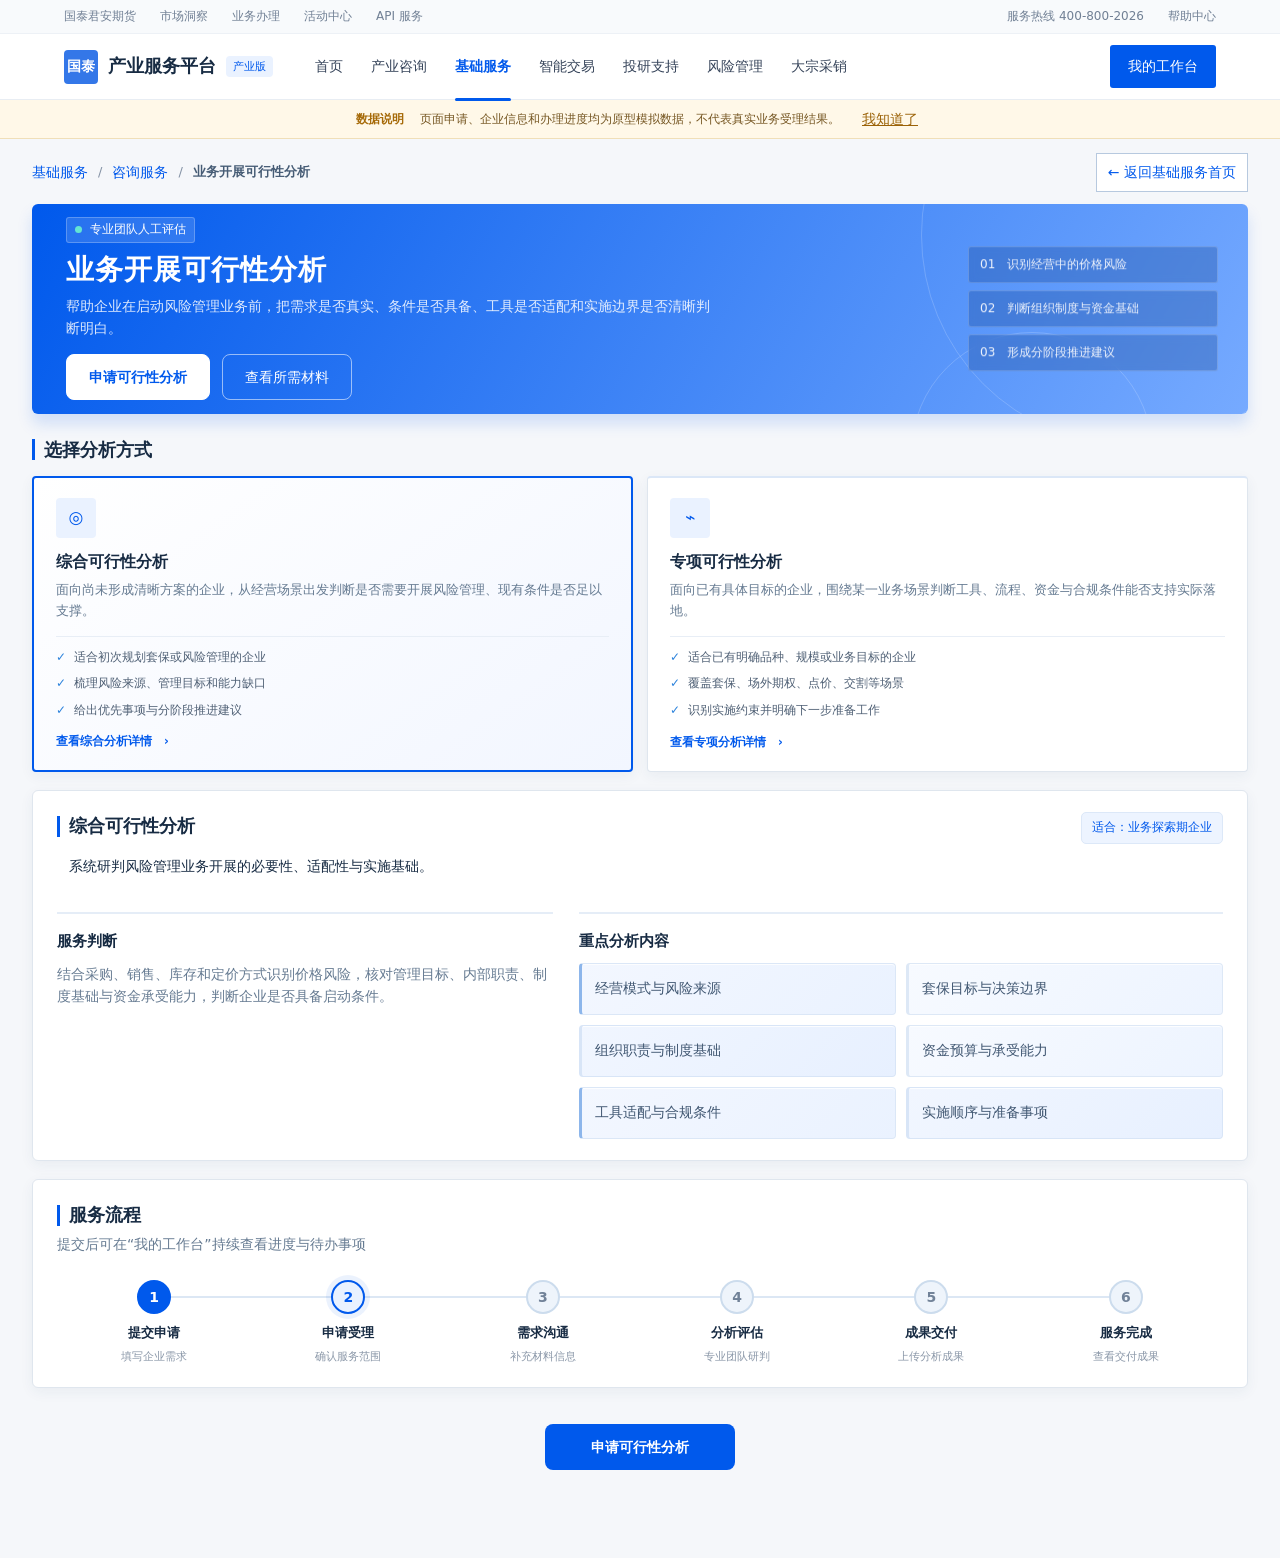
<file: hengyan-platform-local/basic-service/index.html>
<!doctype html>
<html lang="zh-CN">
<head>
  <meta charset="UTF-8" />
  <meta name="viewport" content="width=device-width, initial-scale=1.0" />
  <title>业务开展可行性分析｜独立视觉稿</title>
  <style>
    :root{--blue:#075fe6;--navy:#102e57;--ink:#17263a;--muted:#68778b;--line:#dfe8f3;--pale:#f3f7fc;--teal:#13a5a2;--white:#fff;--shadow:0 10px 30px rgba(33,67,110,.08)}
    *{box-sizing:border-box} [hidden]{display:none!important} html,body{overflow-x:hidden} body{margin:0;color:var(--ink);background:#f4f7fb;font:14px/1.6 "Microsoft YaHei","PingFang SC",Arial,sans-serif} button{font:inherit}.clickable{cursor:pointer}
    .utility{height:34px;padding:0 5vw;display:flex;align-items:center;justify-content:space-between;color:#718095;background:#f8fafc;font-size:12px;border-bottom:1px solid #edf1f6}
    .utility span+span{margin-left:24px}.header{height:66px;padding:0 5vw;display:flex;align-items:center;background:#fff;border-bottom:1px solid #e8edf3;position:relative;z-index:3}
    .logo{display:flex;align-items:center;gap:10px;margin-right:42px}.mark{width:34px;height:34px;border-radius:7px;background:linear-gradient(145deg,#0875ef,#1749c8);display:grid;place-items:center;color:#fff;font-weight:700}.logo b{font-size:18px}.logo em{font-style:normal;color:var(--blue);background:#eaf2ff;padding:2px 7px;border-radius:4px;font-size:11px}
    nav{display:flex;gap:28px;height:100%;align-items:center}nav a{color:#36445a;text-decoration:none;position:relative}nav a.active{color:var(--blue);font-weight:700}nav a.active:after{content:"";height:3px;background:var(--blue);position:absolute;left:0;right:0;bottom:-23px;border-radius:3px}.work-btn{margin-left:auto;background:var(--blue);color:#fff;border:0;padding:10px 18px;border-radius:5px}
    .crumb{max-width:1200px;margin:18px auto;color:#8492a5;font-size:13px}.hero{max-width:1200px;margin:auto;min-height:300px;border-radius:14px;overflow:hidden;position:relative;padding:38px 48px;color:#fff;background:linear-gradient(115deg,#123464 0%,#075fe6 62%,#09a8af 125%);box-shadow:0 18px 46px rgba(16,66,135,.18);display:flex;align-items:center}
    .hero:before,.hero:after{content:"";position:absolute;border:1px solid rgba(255,255,255,.18);border-radius:50%}.hero:before{width:420px;height:420px;right:-95px;top:-180px}.hero:after{width:240px;height:240px;right:95px;bottom:-160px}.grid{position:absolute;inset:0;opacity:.14;background-image:linear-gradient(rgba(255,255,255,.25) 1px,transparent 1px),linear-gradient(90deg,rgba(255,255,255,.25) 1px,transparent 1px);background-size:38px 38px;mask-image:linear-gradient(90deg,transparent 40%,#000)}
    .hero-content{position:relative;z-index:1;max-width:760px}.eyebrow{display:inline-flex;gap:8px;align-items:center;background:rgba(255,255,255,.14);border:1px solid rgba(255,255,255,.24);padding:5px 12px;border-radius:20px;font-size:12px}.eyebrow i{width:7px;height:7px;border-radius:50%;background:#63e5d3}.hero h1{font-size:36px;margin:16px 0 8px;letter-spacing:1px}.hero p{font-size:16px;max-width:650px;color:rgba(255,255,255,.86);margin:0}.hero-points{position:absolute;z-index:1;right:42px;top:50%;transform:translateY(-50%);width:270px;display:grid;gap:10px}.hero-points span{padding:11px 13px;border:1px solid rgba(255,255,255,.2);background:rgba(8,42,98,.2);backdrop-filter:blur(5px);border-radius:7px;color:rgba(255,255,255,.9);font-size:12px}.hero-actions{margin-top:24px;display:flex;gap:12px}.primary,.secondary{border-radius:6px;padding:11px 22px;border:1px solid transparent;cursor:pointer}.primary{background:#fff;color:var(--blue);font-weight:700}.secondary{background:transparent;border-color:rgba(255,255,255,.55);color:#fff}
    main{max-width:1200px;margin:24px auto 70px}.section-head{display:flex;align-items:end;justify-content:space-between;margin:30px 0 14px}.section-head h2{margin:0;font-size:23px}.section-head p{margin:2px 0 0;color:var(--muted)}
    .choice-grid{display:grid;grid-template-columns:1fr 1fr;gap:18px}.choice{min-width:0;background:#fff;border:1px solid var(--line);border-radius:12px;padding:26px 28px;display:flex;flex-direction:column;align-items:flex-start;box-shadow:var(--shadow);transition:.2s;position:relative}.choice:hover{transform:translateY(-2px);border-color:#8cb8f8}.choice.active{border:2px solid var(--blue);background:linear-gradient(145deg,#fff,#f2f7ff)}.choice .icon{width:48px;height:48px;border-radius:12px;background:#eaf2ff;color:var(--blue);font-size:20px;display:grid;place-items:center;margin-bottom:16px}.choice h3{margin:0;font-size:21px}.choice>p{margin:6px 0 16px;color:var(--muted);min-height:44px}.choice ul{margin:0 0 18px;padding:14px 0 0;list-style:none;border-top:1px solid #e8eef6;width:100%;display:grid;gap:7px}.choice li{color:#4f6075;font-size:13px}.choice li:before{content:'✓';color:var(--teal);font-weight:700;margin-right:8px}.choice small{color:var(--blue);font-weight:700;margin-top:auto}.type-detail{margin-top:18px}.detail-head{display:flex;justify-content:space-between;gap:20px;align-items:flex-start}.detail-head em{font-style:normal;color:var(--blue);background:#eaf2ff;padding:5px 10px;border-radius:5px;font-size:12px}.detail-grid{display:grid;grid-template-columns:1fr 1.3fr;gap:26px;margin-top:20px}.detail-block{border-top:2px solid #e5edf7;padding-top:15px}.detail-block h3{margin:0 0 10px;font-size:15px}.detail-block p{color:var(--muted);margin:0}.detail-list{display:grid;grid-template-columns:1fr 1fr;gap:10px}.detail-list span{min-height:52px;display:flex;align-items:center;background:linear-gradient(135deg,#f1f7ff,#e7f1ff);border:1px solid #dce9f8;padding:11px 13px;border-radius:8px;color:#405772;box-shadow:inset 0 1px 0 rgba(255,255,255,.8)}.detail-list span:nth-child(2n){background:linear-gradient(135deg,#f0fbfa,#e5f5f4);border-color:#d6ecea}.detail-list span:nth-child(3n){background:linear-gradient(135deg,#f7f4ff,#eeeaff);border-color:#e3ddf7}
    .content-grid{display:grid;grid-template-columns:1.45fr .75fr;gap:18px;margin-top:18px}.panel{background:#fff;border:1px solid var(--line);border-radius:12px;padding:25px 28px;box-shadow:var(--shadow)}.panel h2{font-size:20px;margin:0 0 4px}.panel>.sub{margin:0 0 22px;color:var(--muted)}
    .analysis{display:grid;grid-template-columns:repeat(3,1fr);gap:12px}.analysis div{background:#f7faff;border:1px solid #e6eef8;border-radius:9px;padding:15px}.analysis b{display:block;margin-bottom:3px}.analysis span{font-size:12px;color:var(--muted)}
    .deliverable{background:linear-gradient(160deg,#f8fbff,#eef5ff);position:relative;overflow:hidden}.doc{border:1px solid #d7e4f3;background:#fff;padding:20px;border-radius:8px;margin-top:16px;box-shadow:0 8px 20px rgba(32,72,121,.08)}.doc small{color:var(--blue)}.doc h3{font-size:17px;margin:8px 0 16px}.doc ul{padding-left:18px;color:#526176;margin:0}.doc:after{content:"分析报告";position:absolute;right:20px;bottom:14px;color:#dbe9fb;font-size:28px;font-weight:800;transform:rotate(-14deg)}
    .flow{margin-top:18px}.timeline{display:grid;grid-template-columns:repeat(6,1fr);margin-top:24px}.step{text-align:center;position:relative}.step:before{content:"";height:2px;background:#dce7f4;position:absolute;top:16px;left:0;right:0}.step:first-child:before{left:50%}.step:last-child:before{right:50%}.dot{position:relative;z-index:1;width:34px;height:34px;border-radius:50%;margin:auto;background:#eef4fb;border:2px solid #ccdced;color:#718298;display:grid;place-items:center;font-weight:700}.step.done .dot{background:var(--blue);border-color:var(--blue);color:#fff}.step.current .dot{background:#e9f2ff;border-color:var(--blue);color:var(--blue);box-shadow:0 0 0 5px rgba(7,95,230,.08)}.step b{display:block;margin-top:9px;font-size:13px}.step span{font-size:11px;color:#8a97a8}
    .record{display:grid;grid-template-columns:1fr auto;gap:14px}.record h3{margin:0;font-size:18px}.record p{margin:4px 0;color:var(--muted)}.tag{align-self:start;background:#eaf2ff;color:var(--blue);border-radius:20px;padding:4px 12px;font-weight:700}.notice{grid-column:1/-1;background:#fff8e7;color:#856017;border:1px solid #f0dfb5;border-radius:7px;padding:10px 13px}.record-foot{grid-column:1/-1;display:flex;justify-content:space-between;align-items:center;border-top:1px solid #edf1f5;padding-top:14px;color:var(--muted)}.link{color:var(--blue);font-weight:700}
    .foot-cta{margin-top:18px;display:flex;justify-content:center;padding:18px}.foot-cta .primary{background:var(--blue);color:#fff;min-width:190px}.page-view[hidden]{display:none}.workbench-page{max-width:1200px;margin:24px auto 70px}.work-title{display:flex;align-items:end;justify-content:space-between;margin-bottom:18px}.work-title h1{margin:0;font-size:27px}.work-title p{margin:3px 0 0;color:var(--muted)}.back-service{border:1px solid #cbd9e8;background:#fff;color:var(--blue);padding:9px 15px;border-radius:6px;cursor:pointer}.work-layout{display:grid;grid-template-columns:210px 1fr;gap:18px}.work-side{background:#fff;border:1px solid var(--line);border-radius:10px;padding:12px;box-shadow:var(--shadow)}.work-side button{width:100%;border:0;background:transparent;text-align:left;padding:11px 13px;border-radius:6px;color:#4d5e72;cursor:pointer}.work-side button.active{background:#eaf2ff;color:var(--blue);font-weight:700}.work-main{display:grid;gap:15px}.work-main .record{background:#fff;border:1px solid var(--line);border-radius:10px;padding:24px 28px;box-shadow:var(--shadow)}.application-page{max-width:1000px;margin:24px auto 70px}.application-head{display:flex;justify-content:space-between;align-items:flex-start;margin-bottom:18px}.application-head h1{margin:3px 0;font-size:27px}.application-head p{margin:0;color:var(--muted)}.form-shell{background:#fff;border:1px solid var(--line);border-radius:12px;box-shadow:var(--shadow);overflow:hidden}.form-progress{display:grid;grid-template-columns:repeat(3,1fr);background:#f6f9fd;border-bottom:1px solid var(--line)}.form-progress div{padding:15px 18px;text-align:center;color:#8290a2;border-right:1px solid var(--line)}.form-progress div:last-child{border:0}.form-progress div.active{background:#eaf2ff;color:var(--blue);font-weight:700}.form-section{padding:24px 30px;border-bottom:1px solid #edf1f5}.form-section h2{font-size:18px;margin:0 0 4px}.form-section>p{color:var(--muted);margin:0 0 18px}.required{color:#dd4c48}.form-tip{background:#f2f7ff;border:1px solid #dbe8fa;color:#4f6682;border-radius:7px;padding:11px 13px;margin-bottom:18px}.form-type-options{display:grid;grid-template-columns:1fr 1fr;gap:12px;margin-bottom:18px}.form-type{border:1px solid #d6e1ee;border-radius:9px;background:#fff;padding:15px;text-align:left;cursor:pointer}.form-type b{display:block;margin-bottom:3px}.form-type span{font-size:12px;color:var(--muted)}.form-type.active{border:2px solid var(--blue);background:linear-gradient(135deg,#fff,#eff6ff)}.upload-box{border:1px dashed #9fb9da;background:#f7faff;border-radius:9px;padding:20px;text-align:center}.upload-box input{display:none}.upload-button{display:inline-block;border:1px solid #aac0db;background:#fff;color:var(--blue);font-weight:700;border-radius:6px;padding:9px 16px;cursor:pointer}.upload-box p{margin:8px 0 0;color:var(--muted);font-size:12px}.file-list{margin-top:10px;color:#4c6078}.application-actions{display:flex;justify-content:flex-end;gap:10px;padding:20px 30px;background:#fafcff}.application-actions .primary{background:var(--blue);color:#fff}.application-actions .secondary{color:#526176;border-color:#cdd8e5;background:#fff}.draft-button{border:1px solid #9cb8d9;background:#eef5ff;color:var(--blue);border-radius:6px;padding:11px 20px;cursor:pointer}.application-detail{margin-top:22px;border-top:1px solid var(--line);padding-top:18px}.application-detail h3{margin:0 0 12px}.detail-table{display:grid;grid-template-columns:140px 1fr;border:1px solid var(--line);border-radius:8px;overflow:hidden}.detail-table dt,.detail-table dd{margin:0;padding:10px 13px;border-bottom:1px solid var(--line)}.detail-table dt{background:#f5f8fc;color:#68788d}.detail-table dd{background:#fff;color:#26384e}.detail-table dt:last-of-type,.detail-table dd:last-of-type{border-bottom:0}
    .text-button{border:0;background:none;padding:0;color:var(--blue);font-weight:700;cursor:pointer}.modal-mask{display:none;position:fixed;inset:0;background:rgba(9,25,48,.5);z-index:20;padding:28px;align-items:center;justify-content:center}.modal-mask.open{display:flex}.modal{width:min(680px,100%);max-height:90vh;overflow:auto;background:#fff;border-radius:14px;box-shadow:0 25px 80px rgba(0,0,0,.22)}.modal-head{display:flex;justify-content:space-between;align-items:flex-start;padding:24px 28px 18px;border-bottom:1px solid var(--line)}.modal-head h2{margin:0}.modal-head p{margin:3px 0 0;color:var(--muted)}.close{border:0;background:#f1f5fa;width:32px;height:32px;border-radius:50%;cursor:pointer}.modal-body{padding:24px 28px}.form-grid{display:grid;grid-template-columns:1fr 1fr;gap:16px}.field{display:flex;flex-direction:column;gap:6px}.field.full{grid-column:1/-1}.field label{font-weight:700}.field input,.field select,.field textarea{width:100%;border:1px solid #ccd8e6;border-radius:7px;padding:10px 12px;background:#fff;font:inherit}.field textarea{min-height:86px;resize:vertical}.modal-actions{display:flex;justify-content:flex-end;gap:10px;margin-top:22px}.modal-actions .primary{background:var(--blue);color:#fff}.modal-actions .secondary{color:#526176;border-color:#cdd8e5}.material-list{display:grid;gap:11px}.material-list div{display:flex;gap:12px;align-items:center;background:#f7faff;border:1px solid #e4edf8;padding:13px;border-radius:8px}.material-list b{width:25px;height:25px;border-radius:50%;background:#e6f0ff;color:var(--blue);display:grid;place-items:center}.toast{position:fixed;left:50%;bottom:28px;transform:translate(-50%,30px);opacity:0;pointer-events:none;background:#102e57;color:#fff;padding:11px 18px;border-radius:7px;z-index:40;transition:.2s;box-shadow:var(--shadow)}.toast.show{opacity:1;transform:translate(-50%,0)}.record.updated{outline:3px solid rgba(7,95,230,.12)}
    @media(max-width:1150px){nav{gap:18px}nav a:nth-child(n+6){display:none}.logo{margin-right:26px}.hero,main,.crumb,.workbench-page,.application-page{margin-left:24px;margin-right:24px}.hero-content{max-width:68%}}
    @media(max-width:820px){nav,.hero-points{display:none}.hero,main,.crumb,.workbench-page{margin-left:16px;margin-right:16px}.choice-grid,.detail-grid,.work-layout{grid-template-columns:1fr}.detail-list,.analysis{grid-template-columns:1fr}.timeline{grid-template-columns:repeat(3,1fr);gap:18px}.utility{display:none}.header{height:58px}.hero{padding:30px 24px}.hero-content{max-width:100%}.hero h1{font-size:28px}.work-side{display:none}}
  .crumb-links{display:flex;align-items:center;gap:10px}.crumb-links button{border:0;background:none;color:var(--blue);padding:0;cursor:pointer}.crumb-links .crumb-home{margin-left:auto;border:1px solid #b7c9df;background:#fff;padding:7px 11px}.crumb-links b{color:#465c75}</style>
  <style>
    .empty-work{min-height:300px;background:#fff;border:1px solid var(--line);border-radius:10px;box-shadow:var(--shadow);display:flex;flex-direction:column;align-items:center;justify-content:center;text-align:center;padding:40px}
    .empty-work .empty-icon{width:62px;height:62px;border-radius:18px;background:linear-gradient(135deg,#edf5ff,#e4f0ff);color:var(--blue);display:grid;place-items:center;font-size:26px;margin-bottom:16px}
    .empty-work h2{margin:0 0 5px;font-size:20px}.empty-work p{margin:0 0 18px;color:var(--muted)}.empty-work button{border:1px solid #b8cce4;background:#fff;color:var(--blue);border-radius:6px;padding:9px 16px;cursor:pointer}
    .follow-panel{background:#fff;border:1px solid var(--line);border-radius:4px;padding:20px 24px;box-shadow:var(--shadow)}.follow-head{display:flex;align-items:center;justify-content:space-between;padding-bottom:13px;border-bottom:1px solid #e6ecf2}.follow-head h2{margin:0;font-size:19px;color:#193b63}.follow-head span{color:var(--muted);font-size:12px}.follow-empty{padding:25px 10px;text-align:center;color:var(--muted)}.follow-list{display:grid}.follow-item{display:grid;grid-template-columns:minmax(0,1fr) auto;gap:12px;padding:15px 2px;border-bottom:1px solid #e8edf3}.follow-item:last-child{border-bottom:0}.follow-item small,.follow-item b,.follow-item span{display:block}.follow-item small{color:var(--blue)}.follow-item b{margin:3px 0;font-size:16px}.follow-item span{color:var(--muted);font-size:12px}.follow-actions{display:flex;align-items:center;gap:8px}.follow-actions button{border:1px solid #b8cce4;background:#fff;color:#5b6f86;padding:7px 11px;cursor:pointer}.follow-actions .open-follow{background:var(--blue);border-color:var(--blue);color:#fff}
  </style>
  <style>
    /* 与基础服务首页统一：版心、圆角与同源蓝色色阶 */
    :root{--blue:#0b60e8;--navy:#073b8f;--ink:#172b43;--muted:#667b92;--line:#dfe6ee;--pale:#f4f7fb;--teal:#2d83dc;--shadow:0 4px 14px rgba(31,65,109,.06)}
    .crumb,.hero,main,.workbench-page{width:calc(100% - 64px);max-width:1440px;margin-left:auto;margin-right:auto}.application-page{width:calc(100% - 64px);max-width:1180px;margin-left:auto;margin-right:auto}
    .mark{border-radius:4px;background:#3477e8}.work-btn{border-radius:3px}
    .hero{min-height:270px;border-radius:4px;padding:38px 44px;background:linear-gradient(112deg,#084bb9 0%,#0b60e8 58%,#1776ed 100%);box-shadow:none}.hero .grid{display:none}.eyebrow{border-radius:3px}.hero-points span{border-radius:3px;background:rgba(3,48,124,.26)}
    .primary,.secondary,.back-service,.draft-button,.upload-button{border-radius:3px}.choice,.panel,.form-shell,.form-type,.upload-box,.detail-table,.work-side,.work-main .record,.empty-work,.modal,.material-list div,.analysis div,.detail-list span,.doc,.notice{border-radius:4px}.choice .icon{border-radius:4px}.choice{box-shadow:var(--shadow)}.choice.active{background:linear-gradient(145deg,#fff,#f2f6ff)}
    .detail-list span{background:linear-gradient(135deg,#f3f7ff,#eaf2ff);border-color:#dbe7f7}.detail-list span:nth-child(2n){background:linear-gradient(135deg,#f7faff,#edf4ff);border-color:#dde8f6}.detail-list span:nth-child(3n){background:linear-gradient(135deg,#f1f6ff,#e7f0ff);border-color:#d8e5f7}
    .deliverable{background:linear-gradient(160deg,#f8fbff,#edf4ff)}.form-tip,.form-progress div.active,.work-side button.active{background:#edf4ff}.tag{border-radius:3px}.toast{background:#073b8f;border-radius:4px}
    @media(max-width:820px){.crumb,.hero,main,.workbench-page,.application-page{width:calc(100% - 32px)}}
  </style>
  <style>
    /* 字号与基础服务首页一致，并补充正式项目的信息强调方式 */
    body{font-size:14px}.prototype-notice{min-height:38px;display:flex;align-items:center;justify-content:center;gap:16px;padding:7px 24px;background:#fff8e8;border-bottom:1px solid #f0dfb8;color:#765723;font-size:12px}.prototype-notice b{color:#a66a08}.prototype-notice button{border:0;background:none;color:#9b6207;text-decoration:underline;cursor:pointer}
    .crumb{margin-top:14px;margin-bottom:12px}.hero{height:210px;min-height:210px;padding:24px 34px}.hero h1{font-size:28px;margin:7px 0 5px}.hero p{font-size:14px}.eyebrow{padding:2px 8px}.hero-actions{margin-top:14px}.hero-points{right:30px;width:250px;gap:7px}.hero-points span{padding:8px 11px}
    main{margin-top:16px}.section-head{margin:22px 0 11px}.section-head h2,.panel h2{font-size:18px}.section-head h2{position:relative;padding-left:12px}.section-head h2:before{content:"";position:absolute;left:0;top:3px;width:3px;height:21px;background:var(--blue)}
    .choice-grid{gap:14px}.choice{padding:20px 22px;border-top:2px solid #dbe7f7}.choice.active{border-top-color:var(--blue)}.choice .icon{width:40px;height:40px;margin-bottom:11px;font-size:17px}.choice h3{font-size:16px}.choice>p{font-size:13px;margin-bottom:12px}.choice ul{padding-top:11px;margin-bottom:12px}.choice li{font-size:12px}
    .panel{padding:21px 24px}.detail-head{position:relative;padding-left:12px}.detail-head:before,.flow>h2:before{content:"";position:absolute;left:0;top:4px;width:3px;height:21px;background:var(--blue)}.flow>h2{position:relative;padding-left:12px}.detail-head em{background:#edf4ff;color:var(--blue);border:1px solid #dce8f8}.detail-list span{border-left:3px solid #8db6eb}.timeline .step.done .dot{background:var(--blue)}
    .form-section h2,.application-head h1,.work-title h1{color:#193b63}.form-section h2{position:relative;padding-left:11px}.form-section h2:before{content:"";position:absolute;left:0;top:3px;width:3px;height:20px;background:var(--blue)}
  </style>
</head>
<body>
  <div class="utility"><div><span>国泰君安期货</span><span>市场洞察</span><span>业务办理</span><span>活动中心</span><span>API 服务</span></div><div>服务热线 400-800-2026　　帮助中心</div></div>
  <header class="header"><div class="logo clickable" data-page-link="basic-service-home.html"><span class="mark">国泰</span><b>产业服务平台</b><em>产业版</em></div><nav><a href="#" data-notice="平台总首页暂未制作">首页</a><a href="#" data-notice="产业咨询页面暂未制作">产业咨询</a><a class="active" href="basic-service-home.html">基础服务</a><a href="#" data-notice="智能交易页面暂未制作">智能交易</a><a href="#" data-notice="投研支持页面暂未制作">投研支持</a><a href="#" data-notice="风险管理页面暂未制作">风险管理</a><a href="#" data-notice="大宗采销页面暂未制作">大宗采销</a></nav><button class="work-btn" data-action="workbench">我的工作台</button></header>
  <div class="prototype-notice"><b>数据说明</b><span>页面申请、企业信息和办理进度均为原型模拟数据，不代表真实业务受理结果。</span><button data-notice="原型说明">我知道了</button></div>
  <div class="page-view" id="service-view">
  <div class="crumb crumb-links"><button data-page-link="basic-service-home.html">基础服务</button><span>/</span><button data-page-link="consulting-center.html">咨询服务</button><span>/</span><b>业务开展可行性分析</b><button class="crumb-home" data-page-link="basic-service-home.html">← 返回基础服务首页</button></div>
  <section class="hero"><div class="grid"></div><div class="hero-content"><span class="eyebrow"><i></i> 专业团队人工评估</span><h1>业务开展可行性分析</h1><p>帮助企业在启动风险管理业务前，把需求是否真实、条件是否具备、工具是否适配和实施边界是否清晰判断明白。</p><div class="hero-actions"><button class="primary" data-action="apply">申请可行性分析</button><button class="secondary" data-action="materials">查看所需材料</button></div></div><div class="hero-points"><span>01　识别经营中的价格风险</span><span>02　判断组织制度与资金基础</span><span>03　形成分阶段推进建议</span></div></section>
  <main>
    <div class="section-head"><div><h2>选择分析方式</h2></div></div>
    <section class="choice-grid"><article class="choice active clickable" tabindex="0" data-type="综合分析"><div class="icon">◎</div><h3>综合可行性分析</h3><p>面向尚未形成清晰方案的企业，从经营场景出发判断是否需要开展风险管理、现有条件是否足以支撑。</p><ul><li>适合初次规划套保或风险管理的企业</li><li>梳理风险来源、管理目标和能力缺口</li><li>给出优先事项与分阶段推进建议</li></ul><small>查看综合分析详情　›</small></article><article class="choice clickable" tabindex="0" data-type="专项分析"><div class="icon">⌁</div><h3>专项可行性分析</h3><p>面向已有具体目标的企业，围绕某一业务场景判断工具、流程、资金与合规条件能否支持实际落地。</p><ul><li>适合已有明确品种、规模或业务目标的企业</li><li>覆盖套保、场外期权、点价、交割等场景</li><li>识别实施约束并明确下一步准备工作</li></ul><small>查看专项分析详情　›</small></article></section>
    <section class="panel type-detail" id="type-detail"><div class="detail-head"><div><h2 id="detail-title">综合可行性分析</h2><p class="sub" id="detail-summary">系统研判风险管理业务开展的必要性、适配性与实施基础。</p></div><em id="detail-audience">适合：业务探索期企业</em></div><div class="detail-grid"><div class="detail-block"><h3>服务判断</h3><p id="detail-judgement">结合采购、销售、库存和定价方式识别价格风险，核对管理目标、内部职责、制度基础与资金承受能力，判断企业是否具备启动条件。</p></div><div class="detail-block"><h3>重点分析内容</h3><div class="detail-list" id="detail-list"><span>经营模式与风险来源</span><span>套保目标与决策边界</span><span>组织职责与制度基础</span><span>资金预算与承受能力</span><span>工具适配与合规条件</span><span>实施顺序与准备事项</span></div></div></div></section>
    <section class="panel flow"><h2>服务流程</h2><p class="sub">提交后可在“我的工作台”持续查看进度与待办事项</p><div class="timeline"><div class="step done"><div class="dot">1</div><b>提交申请</b><span>填写企业需求</span></div><div class="step current"><div class="dot">2</div><b>申请受理</b><span>确认服务范围</span></div><div class="step"><div class="dot">3</div><b>需求沟通</b><span>补充材料信息</span></div><div class="step"><div class="dot">4</div><b>分析评估</b><span>专业团队研判</span></div><div class="step"><div class="dot">5</div><b>成果交付</b><span>上传分析成果</span></div><div class="step"><div class="dot">6</div><b>服务完成</b><span>查看交付成果</span></div></div></section>
    <section class="foot-cta"><button class="primary" data-action="apply">申请可行性分析</button></section>
  </main>
  </div>
  <section class="page-view" id="workbench-view" hidden><div class="workbench-page"><div class="work-title"><div><h1>我的工作台</h1><p>统一查看申请进度、待补材料与服务成果</p></div><button class="back-service" data-page-link="basic-service-home.html">返回基础服务</button></div><div class="work-layout"><aside class="work-side"><button class="active">在办业务</button><button>待我处理</button><button>成果文件</button><button>已完成</button></aside><div class="work-main"><article class="record" id="record"><div><small>基础服务 · 咨询服务</small><h3>业务开展可行性分析</h3><p><span id="record-type">综合分析</span>　·　申请编号 <span id="record-id">ZX20260820001</span></p></div><span class="tag">已提交</span><div class="notice" id="record-notice">申请已提交，预计 1 个工作日内由客户经理受理。</div><div class="record-foot"><span id="record-time">提交时间：2026-08-20 10:26</span><button class="text-button" data-action="details">查看申请详情　›</button></div></article></div></div></div></section>
  <section class="page-view" id="application-view" hidden><div class="application-page"><div class="application-head"><div><small>基础服务 · 通用服务申请模板</small><h1>申请业务开展可行性分析</h1><p>请根据实际情况填写。提交后可在“我的工作台”查看受理进度。</p></div><button class="back-service" data-action="back-service">返回服务详情</button></div><form class="form-shell" id="apply-form"><div class="form-progress"><div class="active">1　填写申请</div><div>2　确认信息</div><div>3　提交成功</div></div><section class="form-section"><h2>申请事项</h2><p>选择本次服务类型和拟评估的业务范围。</p><div class="form-tip">资料暂不完整也可以先提交，受理后由客户经理协助确认补充范围。</div><div class="form-grid"><div class="field"><label>分析类型 <span class="required">*</span></label><select id="analysis-type"><option>综合分析</option><option>专项分析</option></select></div><div class="field"><label>期望完成时间</label><input type="date" value="2026-09-10" /></div><div class="field full" id="scenario-field" hidden><label>专项业务场景 <span class="required">*</span></label><select><option>期货套期保值</option><option>场外期权</option><option>基差贸易或点价</option><option>仓单及交割</option><option>跨境交易与汇率避险</option><option>其他定制业务</option></select></div></div></section><section class="form-section"><h2>企业与需求信息</h2><p>用于专业团队初步判断服务边界和所需资料。</p><div class="form-grid"><div class="field"><label>企业名称 <span class="required">*</span></label><input required placeholder="请输入企业名称" value="华辰金属" /></div><div class="field"><label>所属行业</label><select><option>有色金属</option><option>黑色金属</option><option>能源化工</option><option>农产品</option><option>其他</option></select></div><div class="field full"><label>需求简述 <span class="required">*</span></label><textarea required placeholder="请简要描述企业经营场景、风险或拟开展的业务">希望评估公司开展原材料套期保值业务的基础条件。</textarea></div></div></section><section class="form-section"><h2>联系信息</h2><p>用于受理后的需求确认与材料沟通。</p><div class="form-grid"><div class="field"><label>联系人 <span class="required">*</span></label><input required placeholder="请输入联系人" value="华经理" /></div><div class="field"><label>联系电话 <span class="required">*</span></label><input required placeholder="请输入联系电话" value="138****2026" /></div></div></section><div class="application-actions"><button type="button" class="secondary" data-action="back-service">取消</button><button type="submit" class="primary">确认提交</button></div></form></div></section>
  <div class="modal-mask" id="materials-modal" role="dialog" aria-modal="true"><section class="modal"><div class="modal-head"><div><h2>申请所需材料</h2><p id="materials-subtitle">综合分析 · 可先提交基础资料，后续再补充</p></div><button class="close" data-close>×</button></div><div class="modal-body"><div class="material-list" id="material-list"></div><div class="modal-actions"><button class="secondary" data-close>我知道了</button><button class="primary" data-material-apply>准备申请</button></div></div></section></div>
  <div class="modal-mask" id="details-modal" role="dialog" aria-modal="true"><section class="modal"><div class="modal-head"><div><h2>申请详情</h2><p id="detail-modal-id">ZX20260820001 · 业务开展可行性分析</p></div><button class="close" data-close>×</button></div><div class="modal-body"><div class="notice">当前状态：已提交。专业团队将在 1 个工作日内受理。</div><div class="timeline"><div class="step done"><div class="dot">1</div><b>提交申请</b></div><div class="step current"><div class="dot">2</div><b>申请受理</b></div><div class="step"><div class="dot">3</div><b>需求沟通</b></div><div class="step"><div class="dot">4</div><b>分析评估</b></div><div class="step"><div class="dot">5</div><b>成果交付</b></div><div class="step"><div class="dot">6</div><b>服务完成</b></div></div><section class="application-detail"><h3>申请填写内容</h3><dl class="detail-table" id="submitted-detail"></dl></section></div></section></div>
  <div class="toast" id="toast"></div>
  <section class="page-view" id="application-view-v2" hidden>
    <div class="application-page">
      <div class="application-head"><div><small>基础服务 · 通用服务申请模板</small><h1>申请业务开展可行性分析</h1><p>请根据实际情况填写。提交后可在“我的工作台”查看受理进度。</p></div><button class="back-service" data-action="back-service">返回服务详情</button></div>
      <form class="form-shell" id="apply-form-v2">
        <section class="form-section"><h2>选择分析方式</h2><p>选择本次服务类型和拟评估的业务范围。</p>
          <div class="form-type-options"><button type="button" class="form-type active" data-form-type="综合分析"><b>综合可行性分析</b><span>评估业务开展的必要性、适配性与整体基础</span></button><button type="button" class="form-type" data-form-type="专项分析"><b>专项可行性分析</b><span>评估明确业务场景的条件、约束与推进路径</span></button></div>
          <div class="form-tip">资料暂不完整也可以先提交，受理后由客户经理协助确认补充范围。</div>
          <div class="form-grid"><div class="field"><label>分析类型 <span class="required">*</span></label><select id="analysis-type-v2"><option>综合分析</option><option>专项分析</option></select></div><div class="field"><label>期望完成时间</label><input id="expected-date" type="date" value="2026-09-10" /></div><div class="field full" id="scenario-field-v2" hidden><label>专项业务场景 <span class="required">*</span></label><select id="scenario-select"><option>期货套期保值</option><option>场外期权</option><option>基差贸易或点价</option><option>仓单及交割</option><option>跨境交易与汇率避险</option><option>其他定制业务</option></select></div></div>
        </section>
        <section class="form-section"><h2>企业与需求信息</h2><p>用于专业团队初步判断服务边界和所需资料。</p><div class="form-grid"><div class="field"><label>企业名称 <span class="required">*</span></label><input id="company-name" required value="华辰金属" /></div><div class="field"><label>所属行业</label><select id="industry"><option>有色金属</option><option>黑色金属</option><option>能源化工</option><option>农产品</option><option>其他</option></select></div><div class="field full"><label>需求简述 <span class="required">*</span></label><textarea id="demand-text" required>希望评估公司开展原材料套期保值业务的基础条件。</textarea></div></div></section>
        <section class="form-section"><h2>联系信息</h2><p>用于受理后的需求确认与材料沟通。</p><div class="form-grid"><div class="field"><label>联系人 <span class="required">*</span></label><input id="contact-name" required value="华经理" /></div><div class="field"><label>联系电话 <span class="required">*</span></label><input id="contact-phone" required value="138****2026" /></div></div></section>
        <section class="form-section"><h2>附加材料</h2><p>可上传业务说明、制度文件或相关数据，后续其他服务申请也可复用此区域。</p><div class="upload-box"><label class="upload-button" for="attachment-input">＋ 上传附加材料</label><input id="attachment-input" type="file" multiple /><p>支持 PDF、Word、Excel、图片等常用格式；原型仅展示文件名称。</p><div class="file-list" id="file-list">暂未上传附件</div></div></section>
        <div class="application-actions"><button type="button" class="secondary" data-action="back-service">取消</button><button type="button" class="draft-button" data-action="save-draft">保存草稿</button><button type="submit" class="primary">确认提交</button></div>
      </form>
    </div>
  </section>
  <script>
    const state={type:'综合分析',attachments:[],application:null};
    const detailMap={
      '综合分析':{title:'综合可行性分析',summary:'系统研判风险管理业务开展的必要性、适配性与实施基础。',audience:'适合：业务探索期企业',judgement:'结合采购、销售、库存和定价方式识别价格风险，核对管理目标、内部职责、制度基础与资金承受能力，判断企业是否具备启动条件。',items:['经营模式与风险来源','套保目标与决策边界','组织职责与制度基础','资金预算与承受能力','工具适配与合规条件','实施顺序与准备事项']},
      '专项分析':{title:'专项可行性分析',summary:'针对明确业务场景，评估实施条件、关键约束与推进路径。',audience:'适合：已有具体业务目标的企业',judgement:'根据品种、规模、业务周期和目标，对交易工具、操作流程、授权制度、资金安排及合规边界进行专项核验，识别真正影响落地的约束。',items:['目标业务与应用场景','品种规模与业务周期','交易工具与执行路径','授权审批与风控规则','资金占用与压力情景','落地障碍与补充事项']}
    };
    const materialMap={
      '综合分析':['企业基本情况与主营业务说明','主要采购、销售及库存模式','当前风险管理组织与制度情况','近一年主要价格风险说明'],
      '专项分析':['拟开展业务的目标与具体场景','涉及品种、规模与预计开展时间','现有交易、制度与人员配置','当前难点及期望获得的支持']
    };
    const toast=document.querySelector('#toast');
    const record=document.querySelector('#record');
    const emptyWork=document.createElement('section');
    emptyWork.className='empty-work';emptyWork.id='empty-work';emptyWork.innerHTML='<div class="empty-icon">□</div><h2>暂无在办业务</h2><p>提交服务申请后，相关记录与办理进度将在这里显示。</p><button data-page-link="basic-service-home.html">浏览基础服务</button>';
    document.querySelector('.work-main').prepend(emptyWork);record.hidden=true;
    const followPanel=document.createElement('section');followPanel.className='follow-panel';followPanel.id='follow-panel';document.querySelector('.work-main').prepend(followPanel);const followKey='basicServiceFollowed';function getFollows(){try{return JSON.parse(localStorage.getItem(followKey)||'[]')}catch{return[]}}function renderFollows(){const list=getFollows();followPanel.innerHTML=`<div class="follow-head"><h2>我关注的服务</h2><span>${list.length} 项关注</span></div>${list.length?`<div class="follow-list">${list.map(x=>`<article class="follow-item"><div><small>基础服务 · ${x.category}</small><b>${x.title}</b><span>最近更新：${x.updatedAt||'—'}</span></div><div class="follow-actions"><button class="open-follow" data-follow-open="${x.url}">进入专题</button><button data-follow-cancel="${x.slug}">取消关注</button></div></article>`).join('')}</div>`:'<div class="follow-empty">暂无关注服务。可在内容专题中点击“关注该专题”。</div>'}`;followPanel.querySelectorAll('[data-follow-open]').forEach(b=>b.onclick=()=>location.href=b.dataset.followOpen);followPanel.querySelectorAll('[data-follow-cancel]').forEach(b=>b.onclick=()=>{localStorage.setItem(followKey,JSON.stringify(getFollows().filter(x=>x.slug!==b.dataset.followCancel)));renderFollows();showToast('已取消关注')})}renderFollows();
    function showToast(text){toast.textContent=text;toast.classList.add('show');clearTimeout(window.toastTimer);window.toastTimer=setTimeout(()=>toast.classList.remove('show'),2200)}
    function closeModals(){document.querySelectorAll('.modal-mask').forEach(m=>m.classList.remove('open'))}
    function openModal(id){closeModals();document.querySelector(id).classList.add('open')}
    function setMainNav(active){document.querySelectorAll('nav a').forEach(a=>a.classList.toggle('active',a.dataset.notice===active))}
    function showService(){document.querySelector('#service-view').hidden=false;document.querySelector('#application-view').hidden=true;document.querySelector('#application-view-v2').hidden=true;document.querySelector('#workbench-view').hidden=true;if(location.hash)history.replaceState(null,'',location.pathname);setMainNav('基础服务');window.scrollTo({top:0,behavior:'smooth'})}
    function syncApplicationType(type){state.type=type;document.querySelector('#analysis-type-v2').value=type;document.querySelector('#scenario-field-v2').hidden=type!=='专项分析';document.querySelectorAll('[data-form-type]').forEach(b=>b.classList.toggle('active',b.dataset.formType===type))}
    function showApplication(){document.querySelector('#service-view').hidden=true;document.querySelector('#application-view').hidden=true;document.querySelector('#application-view-v2').hidden=false;document.querySelector('#workbench-view').hidden=true;setMainNav('基础服务');syncApplicationType(state.type);window.scrollTo({top:0,behavior:'smooth'})}
    function showWorkbench(){document.querySelector('#service-view').hidden=true;document.querySelector('#application-view').hidden=true;document.querySelector('#application-view-v2').hidden=true;document.querySelector('#workbench-view').hidden=false;renderFollows();setMainNav('');window.scrollTo({top:0,behavior:'smooth'})}
    function selectType(type){state.type=type;const d=detailMap[type];document.querySelectorAll('.choice').forEach(c=>c.classList.toggle('active',c.dataset.type===type));syncApplicationType(type);document.querySelector('#detail-title').textContent=d.title;document.querySelector('#detail-summary').textContent=d.summary;document.querySelector('#detail-audience').textContent=d.audience;document.querySelector('#detail-judgement').textContent=d.judgement;document.querySelector('#detail-list').innerHTML=d.items.map(x=>`<span>${x}</span>`).join('');document.querySelector('#type-detail').scrollIntoView({behavior:'smooth',block:'center'});showToast('已展开'+type+'详情')}
    function collectApplication(){return {type:state.type,expected:document.querySelector('#expected-date').value,scenario:state.type==='专项分析'?document.querySelector('#scenario-select').value:'—',company:document.querySelector('#company-name').value,industry:document.querySelector('#industry').value,demand:document.querySelector('#demand-text').value,contact:document.querySelector('#contact-name').value,phone:document.querySelector('#contact-phone').value,attachments:state.attachments.length?state.attachments.join('、'):'未上传'}}
    function renderSubmittedDetail(){const a=state.application||collectApplication();const rows=[['分析方式',a.type],['专项场景',a.scenario],['企业名称',a.company],['所属行业',a.industry],['期望完成时间',a.expected],['需求简述',a.demand],['联系人',a.contact],['联系电话',a.phone],['附加材料',a.attachments]];document.querySelector('#submitted-detail').innerHTML=rows.map(([k,v])=>`<dt>${k}</dt><dd>${v}</dd>`).join('');document.querySelector('#detail-modal-id').textContent=document.querySelector('#record-id').textContent+' · 业务开展可行性分析'}
    function openMaterials(){document.querySelector('#materials-subtitle').textContent=state.type+' · 可先提交基础资料，后续再补充';document.querySelector('#material-list').innerHTML=materialMap[state.type].map((x,i)=>`<div><b>${i+1}</b><span>${x}</span></div>`).join('');openModal('#materials-modal')}
    document.querySelectorAll('.choice').forEach(c=>{c.addEventListener('click',()=>selectType(c.dataset.type));c.addEventListener('keydown',e=>{if(e.key==='Enter'||e.key===' '){e.preventDefault();selectType(c.dataset.type)}})});
    document.addEventListener('click',e=>{const pageLink=e.target.closest('[data-page-link]')?.dataset.pageLink;if(pageLink){location.href=pageLink;return}const action=e.target.closest('[data-action]')?.dataset.action;if(action==='apply')showApplication();if(action==='materials')openMaterials();if(action==='workbench')showWorkbench();if(action==='back-service')showService();if(action==='save-draft'){state.application=collectApplication();showToast('草稿已保存')}if(action==='details'){renderSubmittedDetail();openModal('#details-modal')}const formType=e.target.closest('[data-form-type]')?.dataset.formType;if(formType)syncApplicationType(formType);if(e.target.closest('[data-close]'))closeModals();if(e.target.matches('.modal-mask'))closeModals();if(e.target.closest('[data-material-apply]')){closeModals();showApplication()}const nav=e.target.closest('[data-notice]');if(nav){e.preventDefault();showToast(nav.dataset.notice)}});
    document.querySelector('#analysis-type-v2').addEventListener('change',e=>syncApplicationType(e.target.value));
    document.querySelector('#attachment-input').addEventListener('change',e=>{state.attachments=[...e.target.files].map(f=>f.name);document.querySelector('#file-list').textContent=state.attachments.length?state.attachments.join('、'):'暂未上传附件'});
    document.querySelector('#apply-form-v2').addEventListener('submit',e=>{e.preventDefault();state.type=document.querySelector('#analysis-type-v2').value;state.application=collectApplication();const now=new Date();const stamp=`${now.getFullYear()}-${String(now.getMonth()+1).padStart(2,'0')}-${String(now.getDate()).padStart(2,'0')} ${String(now.getHours()).padStart(2,'0')}:${String(now.getMinutes()).padStart(2,'0')}`;document.querySelector('#record-type').textContent=state.type;document.querySelector('#record-id').textContent='ZX'+String(Date.now()).slice(-11);document.querySelector('#record-time').textContent='提交时间：'+stamp;document.querySelector('#record-notice').textContent='申请已提交，预计 1 个工作日内由客户经理受理。';record.hidden=false;emptyWork.hidden=true;showWorkbench();record.classList.add('updated');setTimeout(()=>record.classList.remove('updated'),1800);showToast('提交成功，已进入我的工作台')});
    if(location.hash==='#workbench')showWorkbench();
  </script>
  <script src="training-workbench.js?v=20260821-2"></script>
  <script src="service-hub-workbench.js?v=20260821-3"></script>
  <script src="service-navigation.js?v=20260824-2"></script>
</body>
</html>
</file>
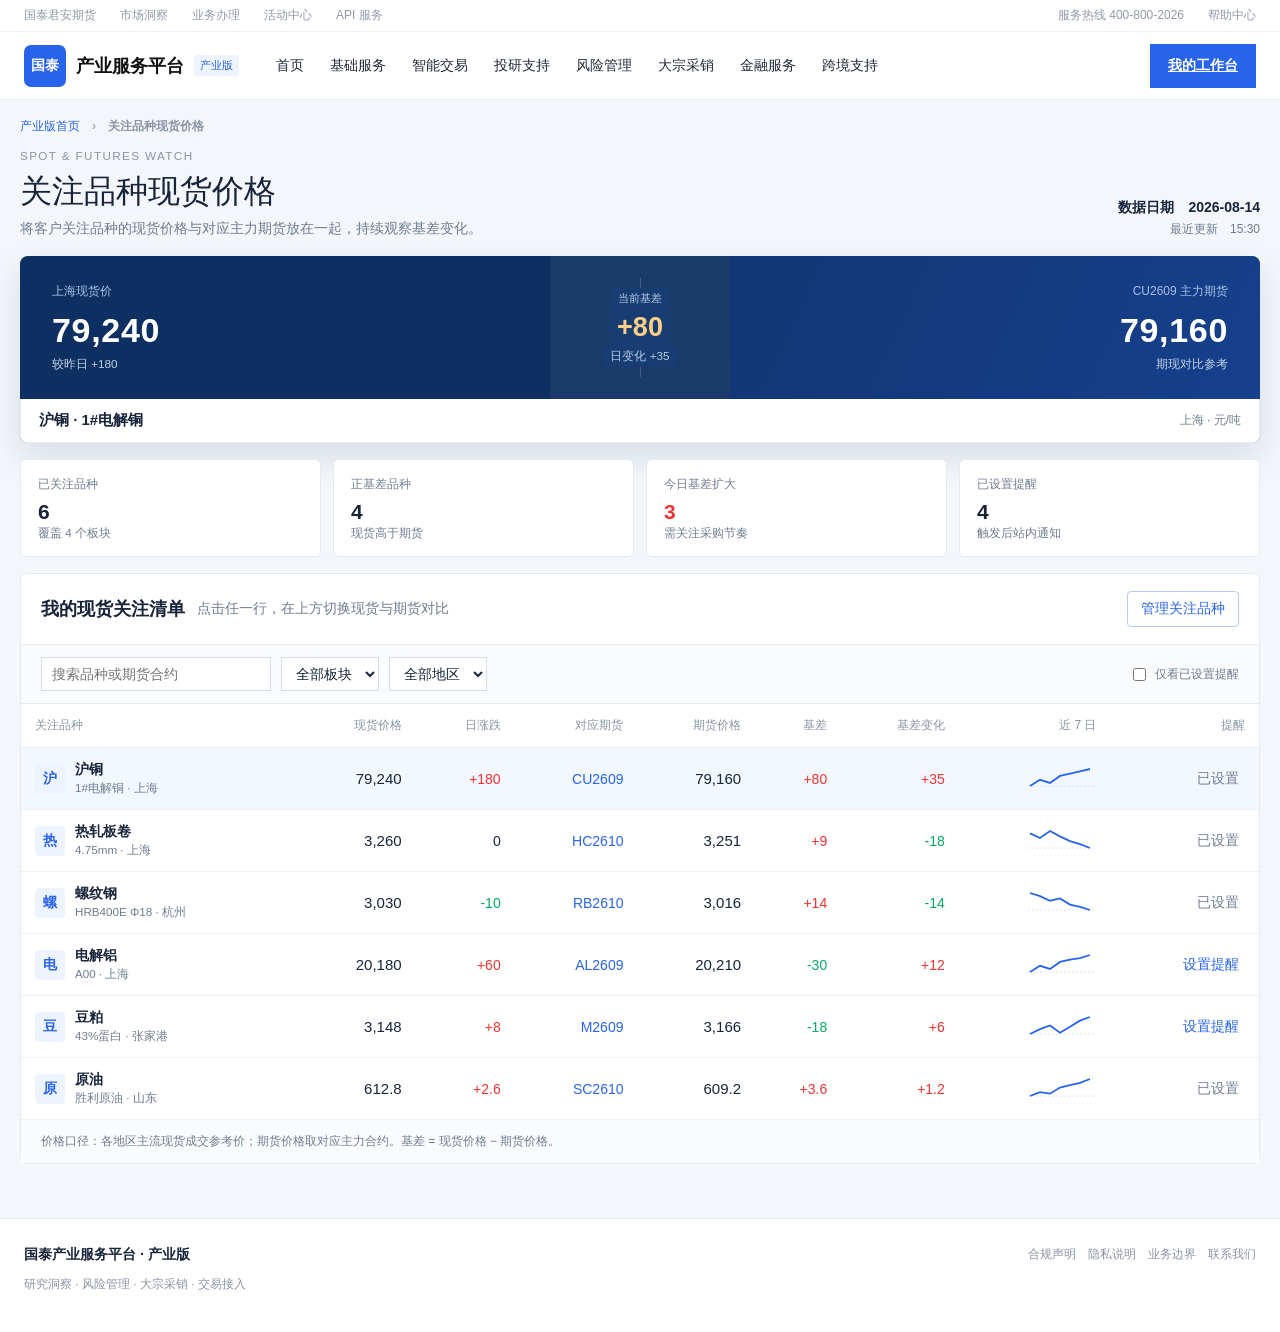
<file: hengyan-platform-local/spot-market.html>
<!doctype html>
<html lang="zh-CN">
<head>
  <meta charset="utf-8">
  <meta name="viewport" content="width=device-width,initial-scale=1">
  <title>关注品种现货价格｜产业服务平台</title>
  <style>
    :root{--blue:#2864ea;--blue2:#164fda;--ink:#17243a;--muted:#6f7c90;--line:#e5eaf1;--soft:#f4f7fb;--up:#ef3432;--down:#05a965;--amber:#a66a13}
    *{box-sizing:border-box}body{margin:0;background:#f3f6fa;color:var(--ink);font-family:"PingFang SC","Microsoft YaHei",Arial,sans-serif;font-size:14px}button,input,select{font:inherit}button,a{cursor:pointer}
    .utility{height:32px;background:#fff;border-bottom:1px solid #edf0f4;color:#9099a8;font-size:12px;display:flex;justify-content:space-between;align-items:center;padding:0 max(24px,calc((100% - 1240px)/2))}
    .utility span+span{margin-left:24px}.main-header{height:68px;background:#fff;border-bottom:1px solid var(--line);display:flex;align-items:center;gap:26px;padding:0 max(24px,calc((100% - 1240px)/2));position:sticky;top:0;z-index:10}
    .brand{display:flex;align-items:center;gap:10px;text-decoration:none;color:#111;white-space:nowrap}.mark{width:42px;height:42px;border-radius:7px;background:var(--blue);color:#fff;display:grid;place-items:center;font-weight:700}.brand b{font-size:18px}.brand em{font-style:normal;font-size:11px;color:var(--blue);background:#edf3ff;padding:3px 6px;border-radius:3px}
    nav{display:flex;align-items:center;gap:4px;flex:1}nav a{padding:23px 11px;color:#202938;text-decoration:none;white-space:nowrap}nav a:hover,nav a.active{color:var(--blue)}nav a.active{box-shadow:inset 0 -2px var(--blue)}.work{border:0;background:var(--blue);color:#fff;padding:13px 18px;font-weight:600}
    .crumb{max-width:1240px;margin:0 auto;padding:18px 0 12px;color:#8a94a4;font-size:12px}.crumb a{color:var(--blue);text-decoration:none}.page{max-width:1240px;margin:0 auto 54px}
    .page-title{display:flex;justify-content:space-between;align-items:flex-end;margin-bottom:18px}.page-title small{letter-spacing:.12em;color:#8994a5}.page-title h1{font-family:"Songti SC",STSong,serif;font-size:32px;font-weight:500;margin:7px 0 6px}.page-title p{margin:0;color:var(--muted)}.stamp{text-align:right;color:var(--muted);font-size:12px}.stamp b{display:block;color:var(--ink);font-size:14px;margin-bottom:4px}
    .compare{display:grid;grid-template-columns:1fr 180px 1fr;background:#0e2f61;color:#fff;border-radius:8px;overflow:hidden;min-height:168px;box-shadow:0 14px 34px rgba(13,43,90,.12)}.quote-side{padding:27px 32px}.quote-side.right{text-align:right;background:linear-gradient(115deg,rgba(40,100,234,.14),rgba(40,100,234,.32))}.quote-side span{display:block;color:#a9c1e7;font-size:12px;margin-bottom:12px}.quote-side strong{font:600 34px/1.1 "DIN Alternate","Arial Narrow",sans-serif;letter-spacing:.02em}.quote-side small{display:block;margin-top:8px;color:#c3d1e6}.basis-meter{display:flex;flex-direction:column;align-items:center;justify-content:center;position:relative;background:rgba(255,255,255,.05)}.basis-meter:before{content:"";position:absolute;left:50%;top:22px;bottom:22px;width:1px;background:rgba(255,255,255,.18)}.basis-meter span,.basis-meter strong,.basis-meter small{position:relative;background:#173d73;padding:3px 8px}.basis-meter span{font-size:11px;color:#b7c9e3}.basis-meter strong{font:600 27px "DIN Alternate",sans-serif;color:#ffcf87}.basis-meter small{color:#b7c9e3}.compare-name{grid-column:1/-1;background:#fff;color:var(--ink);display:flex;justify-content:space-between;align-items:center;padding:12px 18px;border:1px solid var(--line);border-top:0}.compare-name b{font-size:15px}.compare-name span{color:var(--muted);font-size:12px}
    .summary{display:grid;grid-template-columns:repeat(4,1fr);gap:12px;margin:16px 0}.summary article{background:#fff;border:1px solid var(--line);padding:15px 17px;border-radius:6px}.summary span{font-size:12px;color:var(--muted)}.summary b{display:block;margin-top:7px;font:600 21px "DIN Alternate",sans-serif}.summary small{color:var(--muted)}
    .market-panel{background:#fff;border:1px solid var(--line);border-radius:7px}.panel-head{padding:17px 20px;border-bottom:1px solid var(--line);display:flex;align-items:center;gap:12px}.panel-head h2{font-size:18px;margin:0}.panel-head p{color:var(--muted);margin:0;flex:1}.panel-head button{border:1px solid #b8caf5;background:#fff;color:var(--blue);padding:8px 13px;border-radius:4px}.tools{display:flex;gap:10px;padding:12px 20px;border-bottom:1px solid var(--line);background:#fafbfd}.tools input,.tools select{height:34px;border:1px solid #d6dde8;background:#fff;padding:0 10px;color:var(--ink);outline:none}.tools input{width:230px}.tools input:focus,.tools select:focus{border-color:var(--blue)}.watch-toggle{display:flex;align-items:center;gap:6px;margin-left:auto;color:var(--muted);font-size:12px}.watch-toggle input{width:auto;height:auto}
    table{width:100%;border-collapse:collapse}th,td{padding:13px 14px;border-bottom:1px solid #edf0f4;text-align:right;white-space:nowrap}th{font-weight:400;color:#8994a5;font-size:12px;background:#fff}th:first-child,td:first-child{text-align:left}tbody tr{cursor:pointer;transition:background .15s}tbody tr:hover,tbody tr.selected{background:#f3f7ff}.product{display:flex;align-items:center;gap:10px}.product i{width:30px;height:30px;border-radius:4px;background:#edf3ff;color:var(--blue);display:grid;place-items:center;font-style:normal;font-weight:700}.product b{display:block}.product small{display:block;color:var(--muted);margin-top:2px}.num{font-family:"DIN Alternate","Arial Narrow",sans-serif;font-size:15px}.up{color:var(--up)}.down{color:var(--down)}.contract{color:var(--blue)}.spark{width:70px;height:24px}.spark polyline{fill:none;stroke:var(--blue);stroke-width:1.8}.spark line{stroke:#dce3ed;stroke-dasharray:2 2}.tag{font-size:11px;padding:3px 6px;background:#edf3ff;color:var(--blue);border-radius:3px}.alert{border:0;background:none;color:var(--blue)}.alert.on{color:var(--muted)}
    .note{padding:13px 20px;color:var(--muted);font-size:12px;background:#fafbfd}.footer{background:#fff;border-top:1px solid var(--line);padding:27px max(24px,calc((100% - 1240px)/2));display:flex;justify-content:space-between;color:#8a94a4;font-size:12px}.footer b{color:var(--ink);font-size:14px}.toast{position:fixed;left:50%;bottom:34px;transform:translate(-50%,12px);background:#162338;color:#fff;padding:10px 17px;border-radius:5px;opacity:0;pointer-events:none;transition:.2s}.toast.show{opacity:1;transform:translate(-50%,0)}
    @media(max-width:900px){.utility{display:none}.main-header{padding:0 14px;overflow:auto}.main-header nav{display:none}.page,.crumb{margin-left:14px;margin-right:14px}.compare{grid-template-columns:1fr 110px 1fr}.quote-side{padding:20px 15px}.quote-side strong{font-size:25px}.summary{grid-template-columns:repeat(2,1fr)}.market-panel{overflow:auto}.tools{min-width:760px}.panel-head{min-width:760px}table{min-width:980px}.page-title{align-items:flex-start}.stamp{display:none}}
  </style>
</head>
<body>
  <div class="utility"><div><span>国泰君安期货</span><span>市场洞察</span><span>业务办理</span><span>活动中心</span><span>API 服务</span></div><div><span>服务热线 400-800-2026</span><span>帮助中心</span></div></div>
  <header class="main-header">
    <a class="brand" href="/"><span class="mark">国泰</span><b>产业服务平台</b><em>产业版</em></a>
    <nav><a href="/">首页</a><a href="/#basic">基础服务</a><a href="/#smart">智能交易</a><a href="/#research-overview">投研支持</a><a href="/#risk">风险管理</a><a href="/#sourcing">大宗采销</a><a href="/#finance">金融服务</a><a href="/#crossborder">跨境支持</a></nav>
    <a class="work" href="/">我的工作台</a>
  </header>
  <div class="crumb"><a href="/">产业版首页</a>　›　<b>关注品种现货价格</b></div>
  <main class="page">
    <section class="page-title"><div><small>SPOT &amp; FUTURES WATCH</small><h1>关注品种现货价格</h1><p>将客户关注品种的现货价格与对应主力期货放在一起，持续观察基差变化。</p></div><div class="stamp"><b>数据日期　2026-08-14</b><span>最近更新　15:30</span></div></section>

    <section class="compare" aria-label="现货期货价格对比">
      <div class="quote-side"><span>上海现货价</span><strong id="spot-price">79,240</strong><small id="spot-change">较昨日 +180</small></div>
      <div class="basis-meter"><span>当前基差</span><strong id="basis-value">+80</strong><small id="basis-change">日变化 +35</small></div>
      <div class="quote-side right"><span id="futures-label">CU2609 主力期货</span><strong id="futures-price">79,160</strong><small>期现对比参考</small></div>
      <div class="compare-name"><b id="compare-name">沪铜 · 1#电解铜</b><span id="compare-region">上海 · 元/吨</span></div>
    </section>

    <section class="summary">
      <article><span>已关注品种</span><b>6</b><small>覆盖 4 个板块</small></article>
      <article><span>正基差品种</span><b>4</b><small>现货高于期货</small></article>
      <article><span>今日基差扩大</span><b class="up">3</b><small>需关注采购节奏</small></article>
      <article><span>已设置提醒</span><b>4</b><small>触发后站内通知</small></article>
    </section>

    <section class="market-panel">
      <div class="panel-head"><h2>我的现货关注清单</h2><p>点击任一行，在上方切换现货与期货对比</p><button id="manage">管理关注品种</button></div>
      <div class="tools"><input id="search" placeholder="搜索品种或期货合约"><select id="category"><option>全部板块</option><option>有色金属</option><option>黑色金属</option><option>能源化工</option><option>农产品</option></select><select id="region"><option>全部地区</option><option>上海</option><option>杭州</option><option>张家港</option><option>山东</option></select><label class="watch-toggle"><input type="checkbox" id="alert-only"> 仅看已设置提醒</label></div>
      <table><thead><tr><th>关注品种</th><th>现货价格</th><th>日涨跌</th><th>对应期货</th><th>期货价格</th><th>基差</th><th>基差变化</th><th>近 7 日</th><th>提醒</th></tr></thead><tbody id="rows"></tbody></table>
      <div class="note">价格口径：各地区主流现货成交参考价；期货价格取对应主力合约。基差 = 现货价格 − 期货价格。</div>
    </section>
  </main>
  <footer class="footer"><div><b>国泰产业服务平台 · 产业版</b><p>研究洞察 · 风险管理 · 大宗采销 · 交易接入</p></div><div>合规声明　隐私说明　业务边界　联系我们</div></footer>
  <div class="toast" id="toast"></div>
  <script>
    const data=[
      {name:'沪铜',spec:'1#电解铜',cat:'有色金属',region:'上海',unit:'元/吨',spot:79240,chg:180,code:'CU2609',future:79160,basis:80,bchg:35,alert:true,trend:[58,66,62,71,74,77,80]},
      {name:'热轧板卷',spec:'4.75mm',cat:'黑色金属',region:'上海',unit:'元/吨',spot:3260,chg:0,code:'HC2610',future:3251,basis:9,bchg:-18,alert:true,trend:[28,22,31,24,18,14,9]},
      {name:'螺纹钢',spec:'HRB400E Φ18',cat:'黑色金属',region:'杭州',unit:'元/吨',spot:3030,chg:-10,code:'RB2610',future:3016,basis:14,bchg:-14,alert:true,trend:[36,32,26,29,21,18,14]},
      {name:'电解铝',spec:'A00',cat:'有色金属',region:'上海',unit:'元/吨',spot:20180,chg:60,code:'AL2609',future:20210,basis:-30,bchg:12,alert:false,trend:[-52,-44,-48,-39,-36,-34,-30]},
      {name:'豆粕',spec:'43%蛋白',cat:'农产品',region:'张家港',unit:'元/吨',spot:3148,chg:8,code:'M2609',future:3166,basis:-18,bchg:6,alert:false,trend:[-32,-28,-25,-31,-26,-21,-18]},
      {name:'原油',spec:'胜利原油',cat:'能源化工',region:'山东',unit:'元/桶',spot:612.8,chg:2.6,code:'SC2610',future:609.2,basis:3.6,bchg:1.2,alert:true,trend:[1.4,1.9,1.7,2.5,2.8,3.1,3.6]}
    ];
    let selected=0;
    const fmt=n=>Number(n).toLocaleString('zh-CN',{maximumFractionDigits:1});
    const signed=n=>(n>0?'+':'')+fmt(n);
    const tone=n=>n>0?'up':n<0?'down':'';
    function spark(values){const min=Math.min(...values),max=Math.max(...values),span=max-min||1;const points=values.map((v,i)=>`${i*10+4},${21-(v-min)/span*17}`).join(' ');return `<svg class="spark" viewBox="0 0 70 24"><line x1="2" y1="21" x2="68" y2="21"/><polyline points="${points}"/></svg>`}
    function compare(item){document.querySelector('#spot-price').textContent=fmt(item.spot);document.querySelector('#spot-change').textContent='较昨日 '+signed(item.chg);document.querySelector('#basis-value').textContent=signed(item.basis);document.querySelector('#basis-change').textContent='日变化 '+signed(item.bchg);document.querySelector('#futures-label').textContent=item.code+' 主力期货';document.querySelector('#futures-price').textContent=fmt(item.future);document.querySelector('#compare-name').textContent=item.name+' · '+item.spec;document.querySelector('#compare-region').textContent=item.region+' · '+item.unit}
    function render(){const q=document.querySelector('#search').value.trim().toLowerCase(),cat=document.querySelector('#category').value,region=document.querySelector('#region').value,only=document.querySelector('#alert-only').checked;const list=data.filter(x=>(!q||(x.name+x.spec+x.code).toLowerCase().includes(q))&&(cat==='全部板块'||x.cat===cat)&&(region==='全部地区'||x.region===region)&&(!only||x.alert));document.querySelector('#rows').innerHTML=list.length?list.map((x)=>{const i=data.indexOf(x);return `<tr data-i="${i}" class="${i===selected?'selected':''}"><td><div class="product"><i>${x.name.slice(0,1)}</i><div><b>${x.name}</b><small>${x.spec} · ${x.region}</small></div></div></td><td class="num">${fmt(x.spot)}</td><td class="${tone(x.chg)}">${signed(x.chg)}</td><td class="contract">${x.code}</td><td class="num">${fmt(x.future)}</td><td class="${tone(x.basis)}">${signed(x.basis)}</td><td class="${tone(x.bchg)}">${signed(x.bchg)}</td><td>${spark(x.trend)}</td><td><button class="alert ${x.alert?'on':''}" data-alert="${i}">${x.alert?'已设置':'设置提醒'}</button></td></tr>`}).join(''):'<tr><td colspan="9" style="text-align:center;padding:42px;color:#8994a5">没有符合筛选条件的关注品种</td></tr>'}
    document.addEventListener('click',e=>{const alert=e.target.closest('[data-alert]');if(alert){e.stopPropagation();const i=Number(alert.dataset.alert);data[i].alert=!data[i].alert;render();toast(data[i].alert?'已设置 '+data[i].name+' 基差提醒':'已取消 '+data[i].name+' 提醒');return}const row=e.target.closest('tr[data-i]');if(row){selected=Number(row.dataset.i);compare(data[selected]);render();window.scrollTo({top:105,behavior:'smooth'})}});
    ['search','category','region','alert-only'].forEach(id=>document.querySelector('#'+id).addEventListener(id==='search'?'input':'change',render));
    document.querySelector('#manage').onclick=()=>toast('可在表格中直接设置或取消品种提醒');
    function toast(text){const t=document.querySelector('#toast');t.textContent=text;t.classList.add('show');clearTimeout(t.timer);t.timer=setTimeout(()=>t.classList.remove('show'),1800)}
    compare(data[0]);render();
  </script>
</body>
</html>
</file>
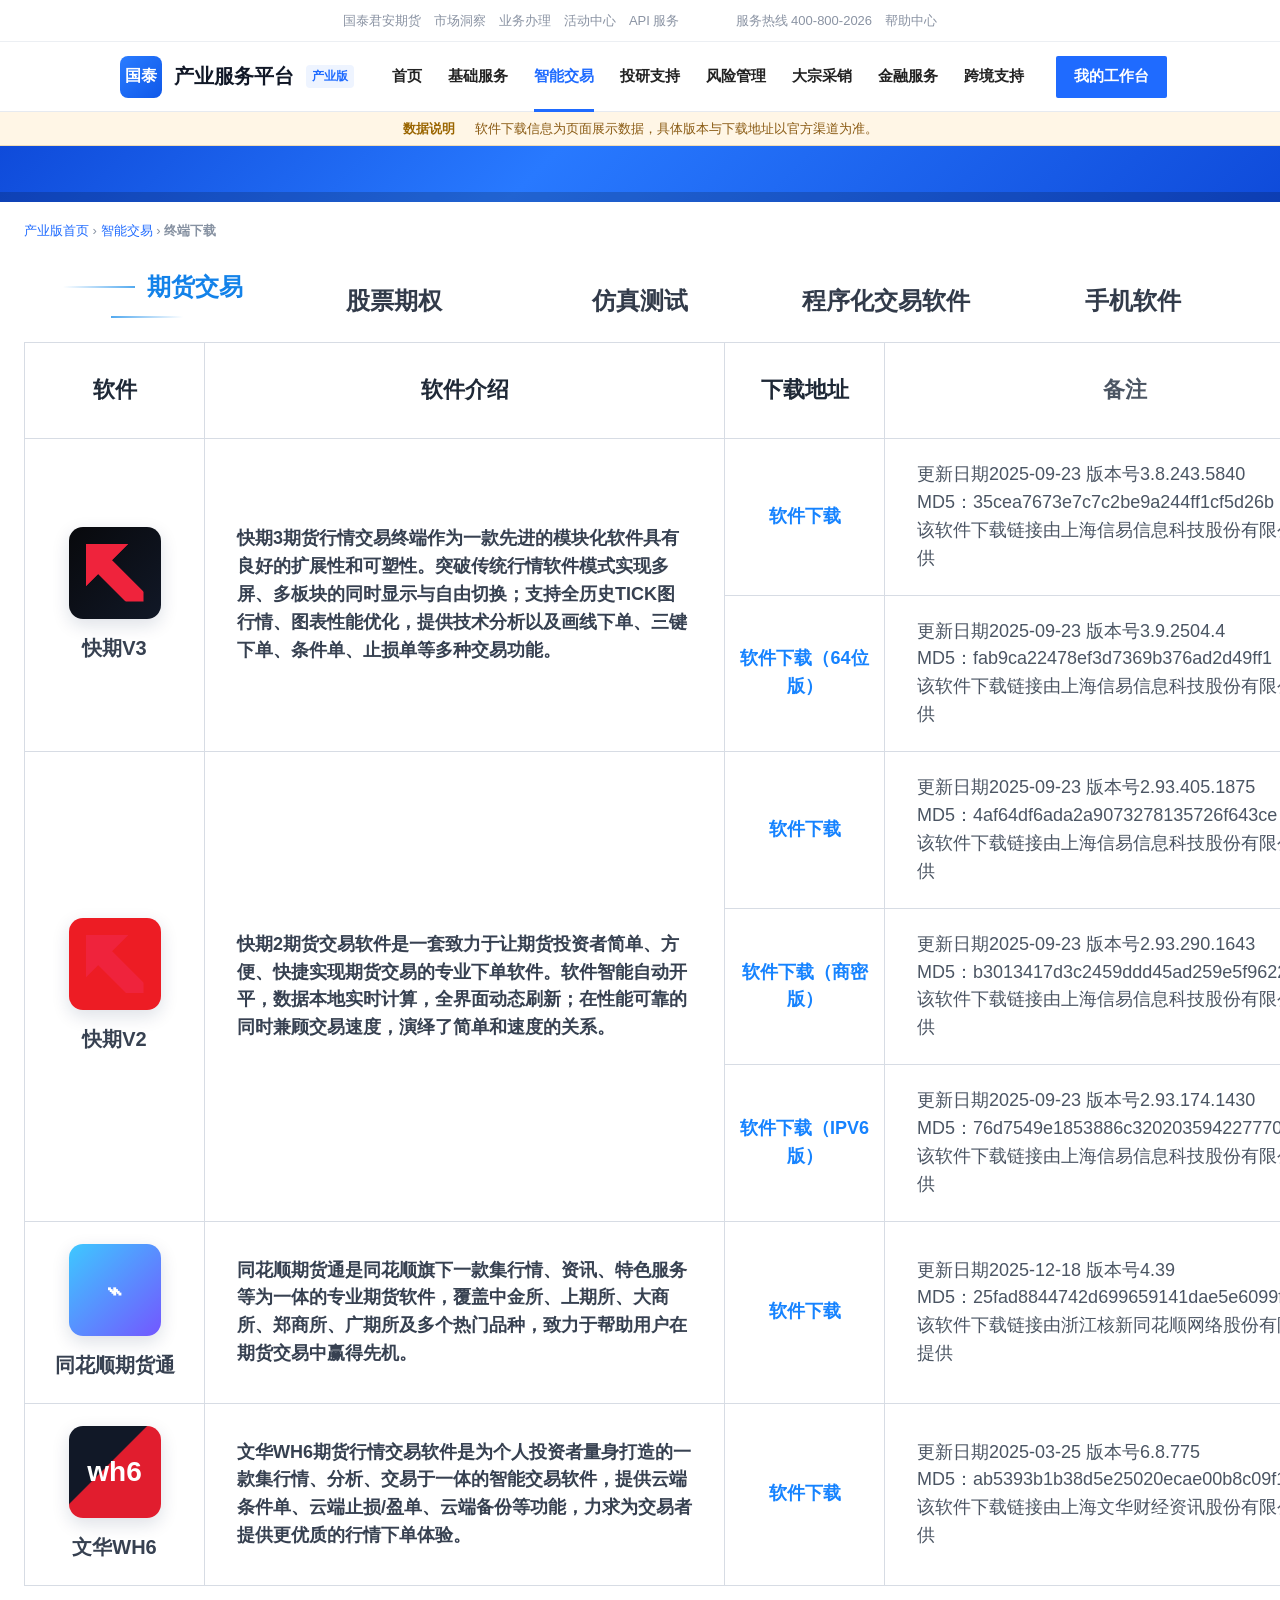
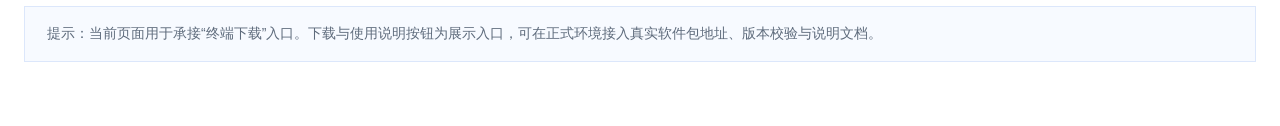
<file: hengyan-platform-local/terminal-download.html>
<!doctype html>
<html lang="zh-CN">
<head>
  <meta charset="utf-8">
  <meta name="viewport" content="width=device-width, initial-scale=1">
  <title>终端下载｜产业服务平台</title>
  <style>
    :root{--blue:#1f6bff;--deep:#0e48d1;--text:#1f2937;--muted:#6b7280;--line:#d7dce4;--bg:#f4f7fb}
    *{box-sizing:border-box}
    body{margin:0;background:#fff;color:var(--text);font-family:-apple-system,BlinkMacSystemFont,"PingFang SC","Microsoft YaHei",Arial,sans-serif}
    .top{height:42px;border-bottom:1px solid #eceff3;background:#fff;display:flex;align-items:center;justify-content:center;gap:56px;color:#8a93a3;font-size:13px}
    .top span{display:inline-flex;gap:24px}
    .header{height:70px;border-bottom:1px solid #e6eaf0;background:#fff;display:flex;align-items:center;justify-content:center;gap:32px;position:sticky;top:0;z-index:10}
    .logo{display:flex;align-items:center;gap:12px;border:0;background:none;color:#111827;font-weight:700;font-size:20px;cursor:pointer}
    .logo span{display:grid;place-items:center;width:42px;height:42px;border-radius:8px;background:linear-gradient(135deg,#2a7cff,#0f58e9);color:#fff;font-size:16px}
    .logo em{font-style:normal;font-size:12px;color:var(--blue);background:#eef4ff;border-radius:4px;padding:3px 6px}
    nav{display:flex;align-items:center;gap:26px}
    nav a{position:relative;text-decoration:none;color:#222;font-size:15px;font-weight:600;padding:26px 0}
    nav a.active{color:var(--blue)}
    nav a.active::after{content:"";position:absolute;left:0;right:0;bottom:0;height:3px;background:var(--blue)}
    .work{height:42px;border:0;background:var(--blue);color:#fff;border-radius:2px;padding:0 18px;font-size:15px;font-weight:700;cursor:pointer}
    .notice{height:34px;background:#fff6e6;border-bottom:1px solid #f0ddb8;display:flex;align-items:center;justify-content:center;color:#8a5b14;font-size:13px;gap:20px}
    .notice b{color:#9a6500}
    .blue-band{height:56px;background:linear-gradient(135deg,#0f4bda 0%,#2879ff 42%,#0f4bda 100%);box-shadow:inset 0 -10px 0 rgba(0,0,0,.18)}
    .crumb{max-width:1480px;margin:20px auto 0;padding:0 24px;font-size:13px;color:#8792a2}
    .crumb a{color:var(--blue);text-decoration:none}
    main{max-width:1480px;margin:0 auto;padding:0 24px 64px}
    .download-shell{margin-top:20px;border-top:0;background:#fff}
    .terminal-tabs{height:82px;display:grid;grid-template-columns:repeat(5,1fr);align-items:center;border-bottom:1px solid transparent}
    .terminal-tabs button{height:82px;border:0;background:#fff;color:#323b4a;font-size:24px;font-weight:700;cursor:pointer}
    .terminal-tabs button.active{color:#1382e9}
    .terminal-tabs button.active::before,.terminal-tabs button.active::after{content:"";display:inline-block;width:72px;height:2px;margin:0 12px 7px;background:linear-gradient(90deg,transparent,#52a9ef)}
    .terminal-tabs button.active::after{background:linear-gradient(90deg,#52a9ef,transparent)}
    .software-table{width:100%;border-collapse:collapse;table-layout:fixed;border:1px solid var(--line);font-size:18px;line-height:1.55}
    .software-table th{height:96px;border:1px solid var(--line);background:#fff;font-size:22px;font-weight:800;text-align:center}
    .software-table td{border:1px solid var(--line);vertical-align:middle;padding:22px 32px;background:#fff}
    .software-table .col-soft{width:180px;text-align:center;padding:22px 18px}
    .software-table .col-desc{width:520px}
    .software-table .col-down{width:160px;text-align:center;padding:14px}
    .software-table .col-note{width:480px;color:#4b5563}
    .software-table .col-use{width:140px;text-align:center}
    .app-logo{width:92px;height:92px;margin:0 auto 14px;border-radius:14px;display:grid;place-items:center;color:#fff;font-weight:900;font-size:28px;box-shadow:0 6px 18px rgba(15,35,80,.14)}
    .app-logo.kq3{background:linear-gradient(135deg,#08090c,#111827)}
    .app-logo.kq3 i,.app-logo.kq2 i{display:block;width:58px;height:58px;background:linear-gradient(45deg,transparent 0 34%,#ef233c 35% 58%,transparent 59%),linear-gradient(135deg,#ef233c 0 36%,transparent 37%);clip-path:polygon(0 0,100% 0,100% 100%,0 100%)}
    .app-logo.kq2{background:#ed1c24}
    .app-logo.ths{background:linear-gradient(135deg,#3ec8ff,#7357ff)}
    .app-logo.wh{background:linear-gradient(135deg,#111827 0 42%,#e11d2e 43% 100%)}
    .soft-name{font-size:20px;font-weight:800;color:#374151}
    .desc{color:#374151;font-weight:600}
    .download-link,.use-link{display:inline-block;color:#1683ff;text-decoration:none;font-weight:700}
    .download-link:hover,.use-link:hover{text-decoration:underline}
    .note-block{min-height:70px;display:flex;align-items:center}
    .section-foot{margin-top:20px;padding:18px 22px;background:#f7faff;border:1px solid #dce7fb;color:#5e6b7c;font-size:14px}
    @media (max-width:1100px){
      .header{justify-content:flex-start;padding:0 18px;overflow-x:auto}
      nav{gap:16px}.top{display:none}
      .terminal-tabs{grid-template-columns:repeat(2,1fr);height:auto}
      .terminal-tabs button{height:56px;font-size:18px}
      .terminal-tabs button.active::before,.terminal-tabs button.active::after{display:none}
      .software-table{display:block;overflow-x:auto;white-space:normal}
      .software-table table{min-width:1100px}
    }
  </style>
</head>
<body>
  <div class="top"><span>国泰君安期货　市场洞察　业务办理　活动中心　API 服务</span><span>服务热线 400-800-2026　帮助中心</span></div>
  <header class="header">
    <button class="logo" data-home><span>国泰</span><b>产业服务平台</b><em>产业版</em></button>
    <nav>
      <a href="/" >首页</a>
      <a href="/#basic">基础服务</a>
      <a href="/#smart" class="active">智能交易</a>
      <a href="/#research-weekly">投研支持</a>
      <a href="/#risk">风险管理</a>
      <a href="/#bulk">大宗采销</a>
      <a href="/#finance">金融服务</a>
      <a href="/#cross-border">跨境支持</a>
    </nav>
    <button class="work" data-work>我的工作台</button>
  </header>
  <div class="notice"><b>数据说明</b><span>软件下载信息为页面展示数据，具体版本与下载地址以官方渠道为准。</span></div>
  <div class="blue-band"></div>
  <div class="crumb"><a href="/">产业版首页</a> › <a href="/#smart">智能交易</a> › <b>终端下载</b></div>
  <main>
    <section class="download-shell" aria-label="终端下载">
      <div class="terminal-tabs" role="tablist" aria-label="软件下载类型">
        <button class="active" type="button">期货交易</button>
        <button type="button">股票期权</button>
        <button type="button">仿真测试</button>
        <button type="button">程序化交易软件</button>
        <button type="button">手机软件</button>
      </div>
      <table class="software-table">
        <thead>
          <tr>
            <th class="col-soft">软件</th>
            <th class="col-desc">软件介绍</th>
            <th class="col-down">下载地址</th>
            <th class="col-note">备注</th>
            <th class="col-use">使用说明</th>
          </tr>
        </thead>
        <tbody>
          <tr>
            <td class="col-soft" rowspan="2"><div class="app-logo kq3"><i></i></div><div class="soft-name">快期V3</div></td>
            <td class="col-desc desc" rowspan="2">快期3期货行情交易终端作为一款先进的模块化软件具有良好的扩展性和可塑性。突破传统行情软件模式实现多屏、多板块的同时显示与自由切换；支持全历史TICK图行情、图表性能优化，提供技术分析以及画线下单、三键下单、条件单、止损单等多种交易功能。</td>
            <td class="col-down"><a class="download-link" href="#" data-download>软件下载</a></td>
            <td class="col-note"><div class="note-block">更新日期2025-09-23 版本号3.8.243.5840<br>MD5：35cea7673e7c7c2be9a244ff1cf5d26b<br>该软件下载链接由上海信易信息科技股份有限公司提供</div></td>
            <td class="col-use"><a class="use-link" href="#" data-manual>点击查看</a></td>
          </tr>
          <tr>
            <td class="col-down"><a class="download-link" href="#" data-download>软件下载（64位版）</a></td>
            <td class="col-note"><div class="note-block">更新日期2025-09-23 版本号3.9.2504.4<br>MD5：fab9ca22478ef3d7369b376ad2d49ff1<br>该软件下载链接由上海信易信息科技股份有限公司提供</div></td>
            <td class="col-use"><a class="use-link" href="#" data-manual>点击查看</a></td>
          </tr>
          <tr>
            <td class="col-soft" rowspan="3"><div class="app-logo kq2"><i></i></div><div class="soft-name">快期V2</div></td>
            <td class="col-desc desc" rowspan="3">快期2期货交易软件是一套致力于让期货投资者简单、方便、快捷实现期货交易的专业下单软件。软件智能自动开平，数据本地实时计算，全界面动态刷新；在性能可靠的同时兼顾交易速度，演绎了简单和速度的关系。</td>
            <td class="col-down"><a class="download-link" href="#" data-download>软件下载</a></td>
            <td class="col-note"><div class="note-block">更新日期2025-09-23 版本号2.93.405.1875<br>MD5：4af64df6ada2a9073278135726f643ce<br>该软件下载链接由上海信易信息科技股份有限公司提供</div></td>
            <td class="col-use"><a class="use-link" href="#" data-manual>点击查看</a></td>
          </tr>
          <tr>
            <td class="col-down"><a class="download-link" href="#" data-download>软件下载（商密版）</a></td>
            <td class="col-note"><div class="note-block">更新日期2025-09-23 版本号2.93.290.1643<br>MD5：b3013417d3c2459ddd45ad259e5f9622<br>该软件下载链接由上海信易信息科技股份有限公司提供</div></td>
            <td class="col-use"><a class="use-link" href="#" data-manual>点击查看</a></td>
          </tr>
          <tr>
            <td class="col-down"><a class="download-link" href="#" data-download>软件下载（IPV6版）</a></td>
            <td class="col-note"><div class="note-block">更新日期2025-09-23 版本号2.93.174.1430<br>MD5：76d7549e1853886c3202035942277708<br>该软件下载链接由上海信易信息科技股份有限公司提供</div></td>
            <td class="col-use"><a class="use-link" href="#" data-manual>点击查看</a></td>
          </tr>
          <tr>
            <td class="col-soft"><div class="app-logo ths">⌁</div><div class="soft-name">同花顺期货通</div></td>
            <td class="col-desc desc">同花顺期货通是同花顺旗下一款集行情、资讯、特色服务等为一体的专业期货软件，覆盖中金所、上期所、大商所、郑商所、广期所及多个热门品种，致力于帮助用户在期货交易中赢得先机。</td>
            <td class="col-down"><a class="download-link" href="#" data-download>软件下载</a></td>
            <td class="col-note"><div class="note-block">更新日期2025-12-18 版本号4.39<br>MD5：25fad8844742d699659141dae5e6099f<br>该软件下载链接由浙江核新同花顺网络股份有限公司提供</div></td>
            <td class="col-use"><a class="use-link" href="#" data-manual>点击查看</a></td>
          </tr>
          <tr>
            <td class="col-soft"><div class="app-logo wh">wh6</div><div class="soft-name">文华WH6</div></td>
            <td class="col-desc desc">文华WH6期货行情交易软件是为个人投资者量身打造的一款集行情、分析、交易于一体的智能交易软件，提供云端条件单、云端止损/盈单、云端备份等功能，力求为交易者提供更优质的行情下单体验。</td>
            <td class="col-down"><a class="download-link" href="#" data-download>软件下载</a></td>
            <td class="col-note"><div class="note-block">更新日期2025-03-25 版本号6.8.775<br>MD5：ab5393b1b38d5e25020ecae00b8c09f1<br>该软件下载链接由上海文华财经资讯股份有限公司提供</div></td>
            <td class="col-use"><a class="use-link" href="#" data-manual>点击查看</a></td>
          </tr>
        </tbody>
      </table>
      <div class="section-foot">提示：当前页面用于承接“终端下载”入口。下载与使用说明按钮为展示入口，可在正式环境接入真实软件包地址、版本校验与说明文档。</div>
    </section>
  </main>
  <script>
    function tip(text){
      var old=document.querySelector('.toast'); if(old) old.remove();
      var el=document.createElement('div');
      el.className='toast';
      el.textContent=text;
      el.style.cssText='position:fixed;left:50%;bottom:34px;transform:translateX(-50%);background:rgba(17,24,39,.92);color:#fff;padding:10px 18px;border-radius:6px;font-size:14px;z-index:1000';
      document.body.appendChild(el);
      setTimeout(function(){el.remove()},1800);
    }
    document.addEventListener('click',function(e){
      var home=e.target.closest('[data-home]');
      if(home){location.href='/';return}
      var work=e.target.closest('[data-work]');
      if(work){location.href='/#workbench';return}
      if(e.target.closest('[data-download]')){e.preventDefault();tip('软件下载入口待接入正式地址')}
      if(e.target.closest('[data-manual]')){e.preventDefault();tip('使用说明文档待接入')}
    });
  </script>
</body>
</html>
</file>
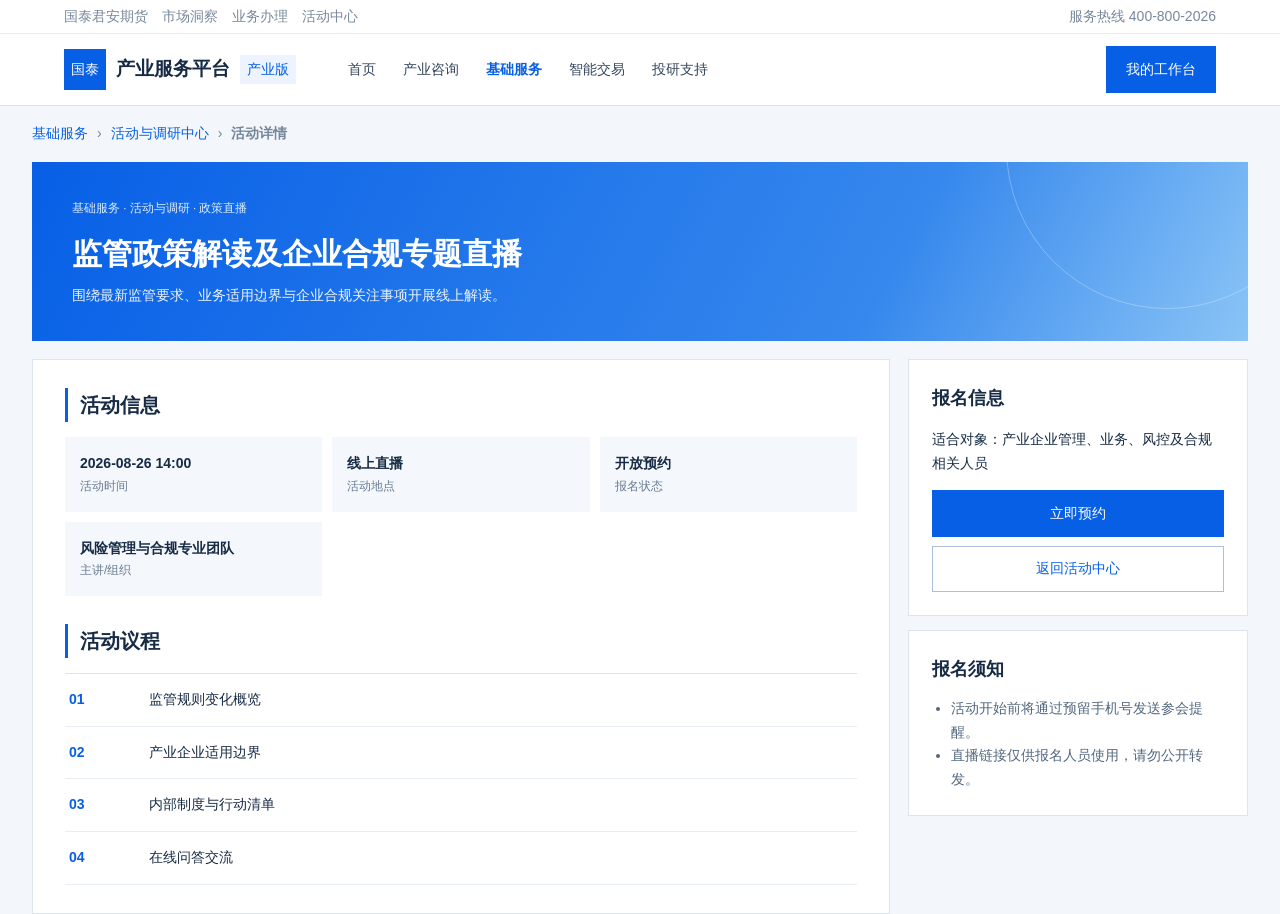
<file: hengyan-platform-local/basic-service/activity-detail.html>
<!doctype html><html lang="zh-CN"><head><meta charset="utf-8"><meta name="viewport" content="width=device-width,initial-scale=1"><title>活动详情｜产业服务平台</title><link rel="stylesheet" href="activity-flow.css?v=20260821-1"></head><body><div class="top"><span>国泰君安期货　市场洞察　业务办理　活动中心</span><span>服务热线 400-800-2026</span></div><header class="header"><div class="logo" data-go="basic-service-home.html"><span class="mark">国泰</span><b>产业服务平台</b><em>产业版</em></div><nav><a href="#">首页</a><a href="#">产业咨询</a><a class="active" href="basic-service-home.html">基础服务</a><a href="#">智能交易</a><a href="#">投研支持</a></nav><button class="work" data-go="index.html?v=20260821-31#workbench">我的工作台</button></header><div class="crumb"><a href="basic-service-home.html">基础服务</a><span>›</span><a href="service-hubs.html#activity">活动与调研中心</a><span>›</span><b>活动详情</b></div><main class="page"><section class="hero"><small id="type"></small><h1 id="title"></h1><p id="desc"></p></section><div class="layout"><article class="panel"><h2 class="section-title">活动信息</h2><div class="facts" id="facts"></div><h2 class="section-title">活动议程</h2><div class="agenda" id="agenda"></div></article><aside><section class="side-card"><h2>报名信息</h2><p id="audience"></p><button class="primary" id="apply">立即预约</button><button class="secondary" data-go="service-hubs.html#activity">返回活动中心</button></section><section class="side-card"><h2>报名须知</h2><ul id="notice"></ul></section></aside></div></main><script src="activity-data.js?v=20260821-1"></script><script>const id=new URLSearchParams(location.search).get('id')||'policy-live',a=getBasicServiceActivity(id),$=s=>document.querySelector(s);$('#type').textContent='基础服务 · 活动与调研 · '+a.type;$('#title').textContent=a.title;$('#desc').textContent=a.desc;$('#facts').innerHTML=[['活动时间',a.date],['活动地点',a.place],['报名状态',a.capacity],['主讲/组织',a.speaker]].map(x=>`<div class="fact"><b>${x[1]}</b><span>${x[0]}</span></div>`).join('');$('#agenda').innerHTML=a.agenda.map((x,i)=>`<div><b>${String(i+1).padStart(2,'0')}</b><span>${x}</span></div>`).join('');$('#audience').textContent='适合对象：'+a.audience;$('#notice').innerHTML=a.notice.map(x=>`<li>${x}</li>`).join('');$('#apply').onclick=()=>location.href='activity-application.html?id='+a.id;document.addEventListener('click',e=>{const go=e.target.closest('[data-go]')?.dataset.go;if(go)location.href=go});</script></body></html>
</file>
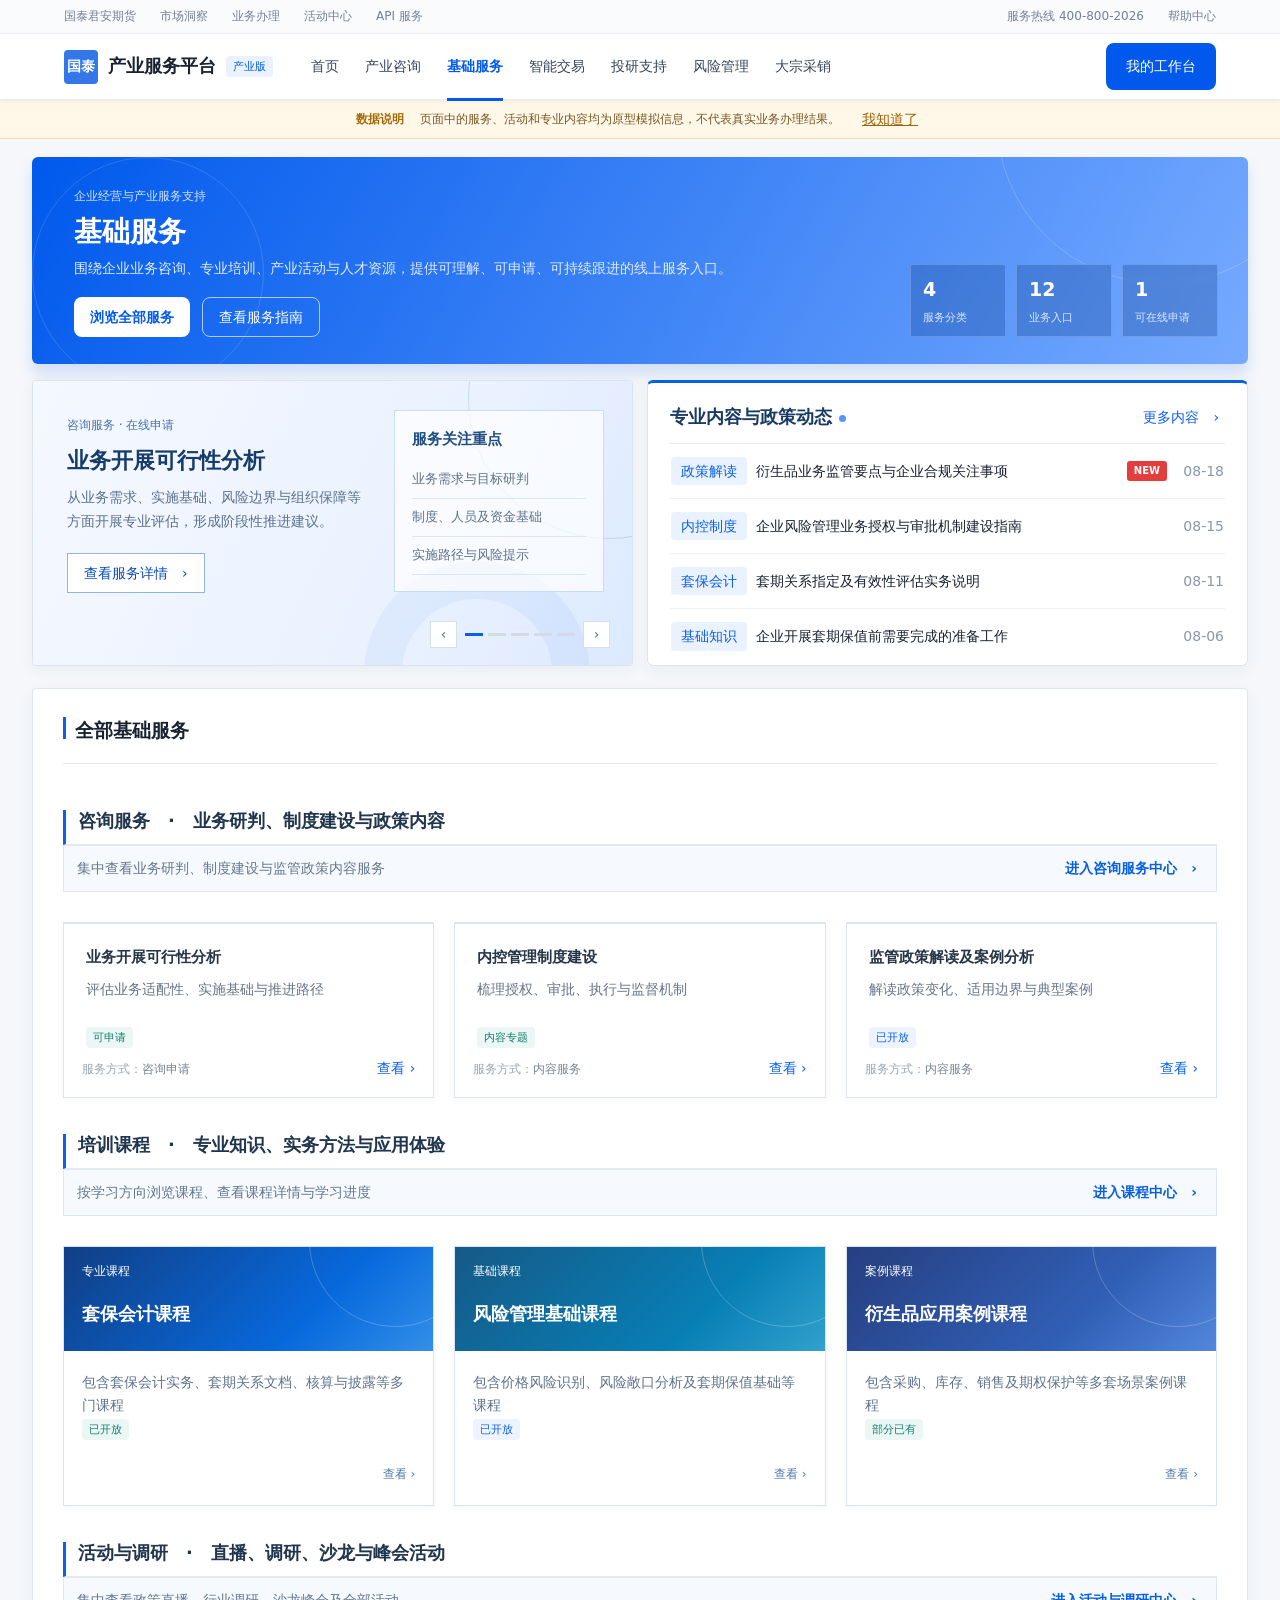
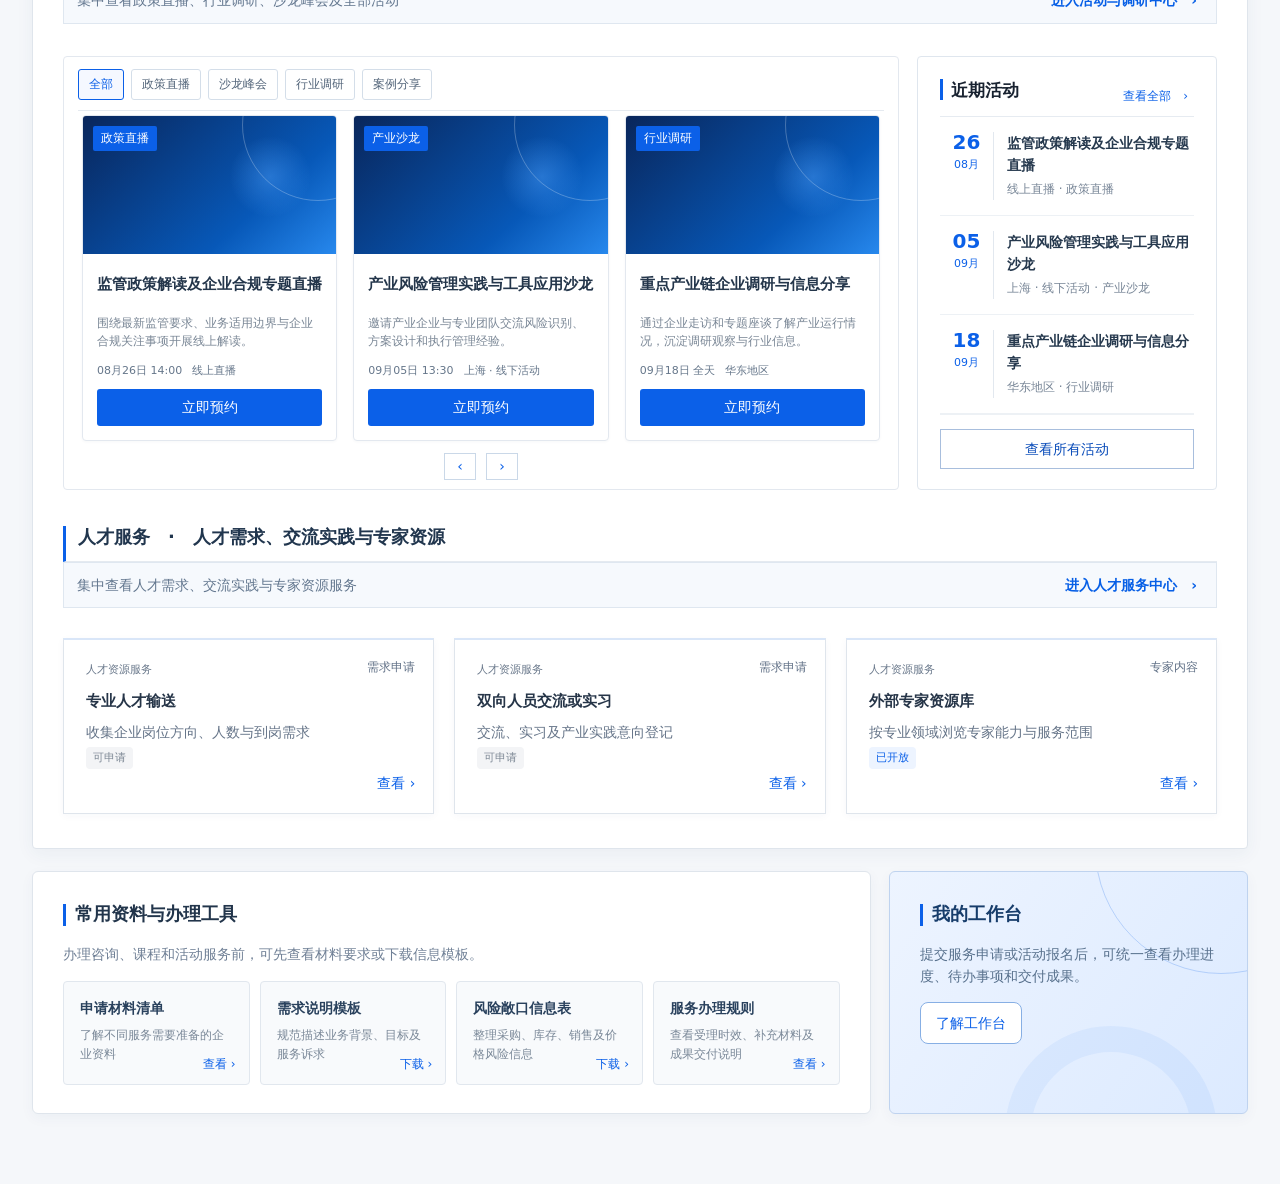
<file: hengyan-platform-local/basic-service/basic-service-home.html>
<!doctype html>
<html lang="zh-CN">
<head>
  <meta charset="UTF-8" />
  <meta name="viewport" content="width=device-width, initial-scale=1.0" />
  <title>基础服务｜产业服务平台</title>
  <link rel="stylesheet" href="content-service-templates.css?v=20260824-4" />
  <style>
    :root{--blue:#075fe6;--navy:#102e57;--ink:#17263a;--muted:#6b7b90;--line:#dfe8f3;--page:#f3f7fb;--white:#fff;--teal:#12a39f;--shadow:0 10px 28px rgba(35,69,112,.08)}
    *{box-sizing:border-box}html{scroll-behavior:smooth}body{margin:0;background:var(--page);color:var(--ink);font:14px/1.6 "Microsoft YaHei","PingFang SC",Arial,sans-serif}button{font:inherit}.utility{height:34px;padding:0 5vw;display:flex;align-items:center;justify-content:space-between;background:#f9fbfd;border-bottom:1px solid #edf1f6;color:#738196;font-size:12px}.utility span+span{margin-left:24px}.header{height:66px;padding:0 5vw;background:#fff;border-bottom:1px solid #e6edf5;display:flex;align-items:center;position:sticky;top:0;z-index:10}.logo{display:flex;align-items:center;gap:10px;margin-right:38px}.mark{width:34px;height:34px;border-radius:7px;background:linear-gradient(145deg,#0875ef,#1749c8);display:grid;place-items:center;color:#fff;font-weight:700}.logo b{font-size:18px}.logo em{font-style:normal;color:var(--blue);background:#eaf2ff;padding:2px 7px;border-radius:4px;font-size:11px}nav{display:flex;gap:26px;height:100%;align-items:center}nav a{color:#36445a;text-decoration:none;position:relative}nav a.active{color:var(--blue);font-weight:700}nav a.active:after{content:"";position:absolute;left:0;right:0;bottom:-23px;height:3px;background:var(--blue)}.workspace{margin-left:auto;border:0;background:var(--blue);color:#fff;padding:10px 18px;border-radius:5px;cursor:pointer}
    .hero{max-width:1200px;margin:22px auto 0;min-height:290px;border-radius:15px;overflow:hidden;position:relative;padding:44px 48px;background:linear-gradient(115deg,#102f5a,#075fe6 64%,#10a3b1);color:#fff;box-shadow:0 18px 45px rgba(17,71,143,.17)}.hero:before{content:"";position:absolute;width:470px;height:470px;border-radius:50%;border:1px solid rgba(255,255,255,.18);right:-120px;top:-210px}.hero:after{content:"";position:absolute;inset:0;opacity:.13;background-image:linear-gradient(rgba(255,255,255,.25) 1px,transparent 1px),linear-gradient(90deg,rgba(255,255,255,.25) 1px,transparent 1px);background-size:40px 40px;mask-image:linear-gradient(90deg,transparent 44%,#000)}.hero-content{position:relative;z-index:1;max-width:700px}.hero small{display:inline-block;padding:5px 11px;border-radius:20px;background:rgba(255,255,255,.13);border:1px solid rgba(255,255,255,.22)}.hero h1{font-size:38px;margin:15px 0 8px}.hero p{font-size:16px;color:rgba(255,255,255,.85);max-width:640px;margin:0}.hero-actions{display:flex;gap:12px;margin-top:25px}.hero-actions button{border-radius:6px;padding:10px 18px;cursor:pointer}.primary{border:0;background:#fff;color:var(--blue);font-weight:700}.ghost{border:1px solid rgba(255,255,255,.55);background:transparent;color:#fff}.hero-stat{position:absolute;z-index:2;right:48px;bottom:42px;display:flex;gap:10px}.hero-stat div{width:105px;padding:12px;background:rgba(9,43,97,.24);border:1px solid rgba(255,255,255,.18);border-radius:9px;backdrop-filter:blur(4px)}.hero-stat b{display:block;font-size:22px}.hero-stat span{font-size:11px;color:rgba(255,255,255,.75)}
    main{max-width:1200px;margin:24px auto 70px}.section-title{display:flex;justify-content:space-between;align-items:end;margin:30px 0 14px}.section-title h2{margin:0;font-size:24px}.section-title p{margin:2px 0 0;color:var(--muted)}.section-title a{color:var(--blue);text-decoration:none}.featured{display:grid;grid-template-columns:repeat(3,1fr);gap:15px}.feature-card{min-height:190px;border:1px solid var(--line);border-radius:12px;background:#fff;padding:22px;box-shadow:var(--shadow);display:flex;flex-direction:column;position:relative;overflow:hidden}.feature-card:before{content:"";position:absolute;right:-35px;top:-35px;width:110px;height:110px;border-radius:50%;background:linear-gradient(135deg,rgba(7,95,230,.11),rgba(18,163,159,.05))}.feature-card .icon{width:42px;height:42px;border-radius:10px;background:#eaf2ff;color:var(--blue);display:grid;place-items:center;font-size:18px}.feature-card h3{font-size:18px;margin:15px 0 5px}.feature-card p{color:var(--muted);margin:0 0 14px}.tags{display:flex;gap:6px;flex-wrap:wrap;margin-top:auto}.tag{font-size:11px;padding:3px 7px;border-radius:4px;background:#eef5ff;color:var(--blue)}.tag.teal{background:#e9f7f5;color:#0b827f}.feature-card button{position:absolute;right:20px;bottom:20px;border:0;background:none;color:var(--blue);font-weight:700;cursor:pointer}
    .category-nav{display:grid;grid-template-columns:repeat(4,1fr);gap:10px;margin-top:26px}.category-nav a{text-decoration:none;background:#fff;border:1px solid var(--line);border-radius:9px;padding:14px 16px;color:var(--ink);display:flex;align-items:center;justify-content:space-between}.category-nav b{font-size:15px}.category-nav span{color:var(--muted);font-size:12px}.category{margin-top:20px;background:#fff;border:1px solid var(--line);border-radius:13px;padding:24px 26px;box-shadow:var(--shadow);scroll-margin-top:86px}.category-head{display:flex;align-items:center;gap:15px;padding-bottom:18px;border-bottom:1px solid #eaf0f6}.category-symbol{width:48px;height:48px;border-radius:12px;display:grid;place-items:center;font-size:19px;color:var(--blue);background:linear-gradient(135deg,#e9f3ff,#f2f7ff)}.category-head h2{margin:0;font-size:21px}.category-head p{margin:2px 0 0;color:var(--muted)}.service-grid{display:grid;grid-template-columns:repeat(3,1fr);gap:13px;margin-top:17px}.service{border:1px solid #e2eaf3;border-radius:9px;padding:17px;min-height:145px;display:flex;flex-direction:column;background:linear-gradient(155deg,#fff,#fbfdff)}.service h3{font-size:16px;margin:0 0 6px}.service p{font-size:13px;color:var(--muted);margin:0 0 14px}.service-foot{display:flex;align-items:center;justify-content:space-between;margin-top:auto}.service-status{font-size:11px;padding:3px 7px;border-radius:4px;background:#eef5ff;color:var(--blue)}.service-status.open{background:#e9f7f5;color:#0a807d}.service-status.soon{background:#f4f2f8;color:#746985}.service button{border:0;background:none;color:var(--blue);cursor:pointer;font-weight:700}.service.live{border-color:#a7c7f5;background:linear-gradient(145deg,#fff,#f0f6ff)}
    .guide{display:grid;grid-template-columns:1.2fr .8fr;gap:18px;margin-top:20px}.guide-card{border-radius:12px;padding:24px 26px;background:#fff;border:1px solid var(--line);box-shadow:var(--shadow)}.guide-card h2{margin:0 0 5px}.guide-card p{color:var(--muted)}.steps{display:grid;grid-template-columns:repeat(4,1fr);gap:8px;margin-top:18px}.step{padding:13px;background:#f5f8fc;border-radius:7px}.step b{display:block;color:var(--blue);font-size:12px}.step span{font-size:13px}.work-guide{background:linear-gradient(140deg,#102e57,#174e83);color:#fff}.work-guide p{color:rgba(255,255,255,.7)}.work-guide button{border:1px solid rgba(255,255,255,.45);background:rgba(255,255,255,.08);color:#fff;padding:9px 15px;border-radius:6px;cursor:pointer}.toast{position:fixed;bottom:28px;left:50%;transform:translate(-50%,30px);opacity:0;background:#102e57;color:#fff;padding:10px 17px;border-radius:7px;transition:.2s;z-index:30}.toast.show{opacity:1;transform:translate(-50%,0)}
    @media(max-width:1000px){.hero,main{margin-left:20px;margin-right:20px}.hero-stat{display:none}.featured,.service-grid{grid-template-columns:1fr 1fr}.category-nav{grid-template-columns:1fr 1fr}.guide{grid-template-columns:1fr}nav a:nth-child(n+6){display:none}}
    @media(max-width:700px){.utility,nav{display:none}.featured,.service-grid{grid-template-columns:1fr}.hero{padding:32px 25px}.hero h1{font-size:30px}.category-nav,.steps{grid-template-columns:1fr 1fr}.header{height:58px}}
  .training-center-entry{display:flex;align-items:center;justify-content:space-between;margin:0 0 14px;padding:10px 13px;background:#f6f9fd;border:1px solid #dfe7f0;color:#63778f}.training-center-entry button{border:0;background:transparent;color:#075fe6;font-weight:700;cursor:pointer}</style>
  <style>
    /* 企业级信息门户风格：降低装饰感，提高信息密度 */
    :root{--shadow:0 2px 8px rgba(27,55,90,.06)}
    body{background:#f5f7fa;color:#182230}
    .header{box-shadow:0 1px 4px rgba(24,48,78,.07)}
    .mark{border-radius:4px;background:#3477e8}.workspace{border-radius:0;padding:12px 20px}
    .hero{max-width:1200px;min-height:168px;margin-top:18px;border-radius:3px;padding:29px 36px;background:linear-gradient(105deg,#173f73,#1264cb);box-shadow:none}
    .hero:before,.hero:after{display:none}.hero small{padding:0;border:0;background:none;border-radius:0;color:#c9dcf6}.hero h1{font-size:30px;margin:5px 0}.hero p{font-size:14px;max-width:720px}.hero-actions{margin-top:17px}.hero-actions button{padding:8px 16px;border-radius:3px}.hero-stat{right:34px;bottom:34px}.hero-stat div{width:96px;border-radius:2px;padding:9px 12px;background:rgba(0,22,58,.22)}.hero-stat b{font-size:19px}
    main{margin-top:16px}.service-map{margin-top:0;border:1px solid #d9e1eb;border-radius:3px;padding:19px 20px;box-shadow:var(--shadow)}.map-head{margin-bottom:13px}.map-head h2{font-size:20px}.map-grid{gap:0;border:1px solid #dce4ed}.map-col{border:0;border-right:1px solid #dce4ed;border-radius:0}.map-col:last-child{border-right:0}.map-col h3,.map-col:nth-child(n) h3{padding:10px 12px;background:#f2f5f9;border-bottom:1px solid #dce4ed}.map-col button{padding:9px 12px}.map-col button:hover{background:#f6f9fd}
    .section-title{margin:22px 0 10px}.section-title h2{font-size:20px}.featured{gap:10px}.feature-card{min-height:132px;border-radius:3px;padding:17px 18px;box-shadow:none}.feature-card:before{display:none}.feature-card .icon{display:none}.feature-card h3{font-size:16px;margin:0 0 4px}.feature-card p{font-size:13px;margin-bottom:10px}.feature-card button{right:16px;bottom:14px}.tag{border-radius:2px}
    .information-board{display:grid;grid-template-columns:1.55fr .85fr;gap:12px;margin-top:18px}.info-panel{background:#fff;border:1px solid #dce4ed;border-radius:3px;padding:18px 20px}.info-head{display:flex;align-items:center;justify-content:space-between;padding-bottom:11px;border-bottom:1px solid #e8edf3}.info-head h2{font-size:18px;margin:0}.info-head button{border:0;background:none;color:var(--blue);cursor:pointer}.article-list{list-style:none;margin:0;padding:0}.article-list li{display:grid;grid-template-columns:82px 1fr auto;align-items:center;gap:12px;padding:13px 2px;border-bottom:1px solid #edf1f5}.article-list li:last-child{border-bottom:0}.article-type{color:var(--blue);background:#eef4ff;padding:3px 7px;text-align:center}.article-title{font-size:14px}.article-date{color:#8a97a8}.notice-list{list-style:none;margin:0;padding:0}.notice-list li{padding:12px 0;border-bottom:1px solid #edf1f5}.notice-list li:last-child{border:0}.notice-list b{display:block;font-size:14px;margin-bottom:2px}.notice-list span{font-size:12px;color:var(--muted)}
    .category-nav{gap:0;border:1px solid #d9e2ec}.category-nav a{border:0;border-right:1px solid #e0e7ef;border-radius:0;padding:10px 14px}.category-nav a:last-child{border-right:0}
    .category{border:1px solid #d8e1eb!important;border-radius:3px;box-shadow:none}.category-head{padding:14px 18px!important;background:#f6f8fb!important}.category-symbol{width:36px;height:36px;border-radius:2px;background:#e9f1fd}.category-head h2{font-size:18px}.category-head:after{top:21px}.category .service-grid{padding:12px 16px}.service{min-height:118px;border:1px solid #dfe6ee!important;border-radius:2px;padding:14px;background:#fff!important}.service:hover{transform:none;box-shadow:none;background:#f9fbfe!important}.service.live{border:1px solid #8db4ec!important;border-left:3px solid var(--blue)!important}.guide-card{border-radius:3px;box-shadow:none}.step{border-radius:2px}.work-guide{background:#173f73}
    .mega-menu{border-radius:0;padding:18px 20px}.mega-col button{border-radius:2px}
    @media(max-width:900px){.information-board{grid-template-columns:1fr}}
  </style>
  <style>
    .service-map{display:none}
    .service-carousel{position:relative;height:206px;overflow:hidden;background:#fff;border:1px solid #d7e0ea;border-radius:3px;box-shadow:var(--shadow)}
    .carousel-slide{display:none;height:100%;padding:30px 42px;background:linear-gradient(100deg,#173f73 0,#1b5795 58%,#eef5fc 58%,#fff 100%);color:#fff}
    .carousel-slide.active{display:block}.carousel-slide:nth-child(2){background:linear-gradient(100deg,#194c63 0,#28778b 58%,#eef7f7 58%,#fff 100%)}.carousel-slide:nth-child(3){background:linear-gradient(100deg,#4b3e68 0,#6f5b91 58%,#f4f1f8 58%,#fff 100%)}
    .carousel-copy{max-width:58%}.carousel-kicker{font-size:12px;color:rgba(255,255,255,.72)}.carousel-slide h2{font-size:25px;margin:8px 0 7px}.carousel-slide p{margin:0;color:rgba(255,255,255,.82);max-width:560px}.carousel-slide button{margin-top:19px;border:1px solid rgba(255,255,255,.68);background:#fff;color:#175bae;padding:8px 16px;cursor:pointer}
    .carousel-side{position:absolute;right:42px;top:31px;width:34%;color:#36465a}.carousel-side b{display:block;font-size:15px;margin-bottom:10px}.carousel-side span{display:block;padding:7px 0;border-bottom:1px solid #e2e8ef;font-size:13px}.carousel-control{position:absolute;right:22px;bottom:17px;display:flex;align-items:center;gap:8px}.carousel-control button{width:27px;height:27px;border:1px solid #d1dbe7;background:#fff;color:#526278;cursor:pointer}.carousel-dots{display:flex;gap:5px}.carousel-dots i{width:18px;height:3px;background:#c8d1dc}.carousel-dots i.active{background:var(--blue)}
    .category .service-grid{display:block!important;padding:0!important}.category.collapsed .service-grid{display:none!important}.service{min-height:0!important;border:0!important;border-bottom:1px solid #e5ebf2!important;border-radius:0!important;padding:15px 20px!important;display:grid!important;grid-template-columns:250px 1fr 210px;gap:20px;align-items:center;background:#fff!important}.service:last-child{border-bottom:0!important}.service.live{border:0!important;border-left:3px solid var(--blue)!important}.service h3{font-size:15px;margin:0}.service p{margin:0;font-size:13px}.service-foot{margin:0;justify-content:flex-end;gap:18px}.service:hover{background:#f8fafd!important}.category-symbol{font-size:16px}.category{margin-top:12px}.category-head p{font-size:13px}
    @media(max-width:800px){.carousel-side{display:none}.carousel-copy{max-width:100%}.carousel-slide{background:#174d86!important}.service{grid-template-columns:1fr;gap:7px}.service-foot{justify-content:space-between}}
  </style>
  <style>
    .category-nav,.category{display:none!important}
    .service-directory{margin-top:18px;background:#fff;border:1px solid #dde4ec;display:grid;grid-template-columns:190px 1fr;min-height:430px}
    .directory-side{background:#f7f9fc;border-right:1px solid #dde4ec;padding:15px 0}.directory-side h2{font-size:16px;margin:0;padding:0 18px 12px}.directory-side button{width:100%;border:0;border-left:3px solid transparent;background:transparent;padding:11px 17px;text-align:left;color:#536176;cursor:pointer}.directory-side button span{float:right;color:#9aa5b3;font-size:12px}.directory-side button.active{border-left-color:var(--blue);background:#fff;color:var(--blue);font-weight:700}.directory-side button:hover{color:var(--blue)}
    .directory-main{padding:18px 24px}.directory-head{display:flex;justify-content:space-between;align-items:center;padding-bottom:12px;border-bottom:1px solid #e5eaf0}.directory-head h2{font-size:18px;margin:0}.directory-head p{margin:2px 0 0;color:var(--muted);font-size:12px}.directory-head span{color:#7b8797;font-size:12px}.directory-group{display:none}.directory-group.active{display:block}.directory-table{width:100%;border-collapse:collapse}.directory-table th{padding:10px 9px;text-align:left;color:#8490a0;font-size:12px;font-weight:400;background:#fafbfd;border-bottom:1px solid #e5eaf0}.directory-table td{padding:15px 9px;border-bottom:1px solid #edf1f5;vertical-align:middle}.directory-table tr:last-child td{border-bottom:0}.directory-table tr:hover td{background:#fafcff}.directory-name{width:28%;font-weight:700;color:#263548}.directory-desc{color:#667589}.directory-kind{width:110px;color:#758295}.directory-action{width:95px;text-align:right}.directory-action button{border:0;background:none;color:var(--blue);cursor:pointer;padding:4px}.directory-badge{display:inline-block;padding:2px 7px;background:#eef4ff;color:#2565bd;font-size:11px;border-radius:2px}.directory-badge.ready{background:#eaf7f4;color:#167c70}.directory-badge.wait{background:#f3f4f6;color:#7c8794}
    @media(max-width:760px){.service-directory{grid-template-columns:1fr}.directory-side{border-right:0;border-bottom:1px solid #dde4ec;display:flex;overflow:auto;padding:0}.directory-side h2{display:none}.directory-side button{white-space:nowrap;border-left:0;border-bottom:3px solid transparent}.directory-side button.active{border-bottom-color:var(--blue)}.directory-kind{display:none}.directory-main{padding:15px}.directory-table td{padding:12px 6px}.directory-name{width:36%}}
  </style>
  <style>
    main>.section-title,.featured{display:none}
    .information-board{grid-template-columns:1fr}.information-board>.info-panel:last-child{display:none}
    .directory-table thead{display:none}.directory-table,.directory-table tbody{display:block}.directory-table td{display:block;width:auto;padding:0;border:0}.directory-table tr{position:relative}
    /* 咨询服务：强调问题、说明和申请动作 */
    #consulting-list .directory-table tbody{display:grid;grid-template-columns:repeat(3,1fr);gap:12px;padding-top:18px}#consulting-list .directory-table tr{display:flex;min-height:174px;flex-direction:column;padding:18px;border:1px solid #dbe4ee;border-top:3px solid #2f6fca;background:#fff}#consulting-list .directory-name{font-size:16px;margin-bottom:9px}#consulting-list .directory-desc{line-height:1.7;min-height:46px}#consulting-list .directory-kind{margin-top:15px;font-size:12px}#consulting-list .directory-kind:before{content:'服务方式：';color:#9aa5b2}#consulting-list td:nth-child(4){position:absolute;left:18px;bottom:17px}#consulting-list .directory-action{position:absolute;right:14px;bottom:13px}
    /* 培训课程：课程目录式卡片 */
    #training-list .directory-table tbody{display:grid;grid-template-columns:repeat(3,1fr);gap:14px;padding-top:18px}#training-list .directory-table tr{display:flex;min-height:186px;flex-direction:column;padding:20px;background:linear-gradient(145deg,#fff 55%,#f4f8fe);border:1px solid #dfe6ed;border-top:3px solid #8db8f2;cursor:pointer;transition:border-color .2s,box-shadow .2s,transform .2s}#training-list .directory-table tr:hover{border-color:#82ace4;box-shadow:0 8px 22px rgba(37,83,139,.09);transform:translateY(-2px)}#training-list .directory-table tr:before{content:'专业课程';font-size:11px;color:#667b94;letter-spacing:1px;margin-bottom:12px}#training-list .directory-table tr:nth-child(2){border-top-color:#68b8b2}#training-list .directory-table tr:nth-child(2):before{content:'基础课程'}#training-list .directory-table tr:nth-child(3){border-top-color:#809ad0}#training-list .directory-table tr:nth-child(3):before{content:'案例课程'}#training-list .directory-name{font-size:17px;margin-bottom:9px}#training-list .directory-desc{line-height:1.7}#training-list .directory-kind{margin-top:auto;padding-top:18px;color:#5d6e82}#training-list td:nth-child(4){position:absolute;right:18px;top:17px}#training-list .directory-action{position:absolute;right:14px;bottom:15px}
    /* 活动与调研：日程列表 */
    #events-list .directory-table tbody{display:block;padding-top:10px}#events-list .directory-table tr{display:grid;grid-template-columns:150px 240px 1fr 110px 80px;align-items:center;min-height:76px;border-bottom:1px solid #e8edf2}#events-list .directory-table tr:before{content:'活动 / 调研';color:#75869a;font-size:12px;border-right:1px solid #e2e8ef}#events-list .directory-name{font-size:15px;padding-left:18px}#events-list .directory-desc{padding-right:20px}#events-list .directory-kind{font-size:12px}#events-list .directory-action{text-align:right}
    /* 人才服务：资源对接卡片 */
    #talent-list .directory-table tbody{display:grid;grid-template-columns:repeat(3,1fr);gap:14px;padding-top:18px}#talent-list .directory-table tr{display:flex;min-height:178px;flex-direction:column;padding:20px;border:1px solid #dde4ec;background:linear-gradient(180deg,#fff,#f8fafc)}#talent-list .directory-table tr:before{content:'人才资源服务';font-size:11px;color:#68778a;margin-bottom:10px}#talent-list .directory-name{font-size:16px;margin-bottom:8px}#talent-list .directory-desc{line-height:1.7}#talent-list .directory-kind{margin-top:auto;color:#607086;font-size:12px}#talent-list td:nth-child(4){position:absolute;right:18px;top:18px}#talent-list .directory-action{position:absolute;right:14px;bottom:15px}
    @media(max-width:900px){#consulting-list .directory-table tbody,#training-list .directory-table tbody,#talent-list .directory-table tbody{grid-template-columns:1fr}#events-list .directory-table tr{grid-template-columns:100px 1fr 90px}#events-list .directory-desc{grid-column:2/4;padding:5px 0 12px}#events-list .directory-kind{display:none}}
  </style>
  <style>
    .hero,main{max-width:none;margin-left:5vw;margin-right:5vw}
    .hero{width:auto}
    main{display:grid;grid-template-columns:minmax(0,3fr) minmax(0,2fr);column-gap:12px;align-items:start}
    .service-carousel{display:block;width:auto;height:278px;margin:0;grid-column:1}
    .information-board{display:grid;width:auto;height:278px;margin:0;grid-column:2}
    .information-board>.info-panel:first-child{height:278px;padding:20px 22px;overflow:hidden}
    .information-board .article-list li{grid-template-columns:76px 1fr auto;gap:9px;padding:11px 1px}
    .information-board .article-title{white-space:nowrap;overflow:hidden;text-overflow:ellipsis}
    .service-directory,.guide{grid-column:1/-1}.service-directory{margin-top:18px}
    main>.category-nav,main>.category,main>.service-map,main>.section-title,main>.featured{grid-column:1/-1}
    @media(max-width:1100px){main{grid-template-columns:1fr}.service-carousel,.information-board{grid-column:1;width:100%}.information-board{margin-top:12px;height:auto}.information-board>.info-panel:first-child{height:auto}.hero,main{margin-left:20px;margin-right:20px}}
  </style>
  <style>
    /* 低饱和企业门户配色 */
    .hero{min-height:152px;padding:25px 32px;color:#1d3655;background:linear-gradient(105deg,#eef4fa,#f7f9fc);border:1px solid #d9e3ee;box-shadow:none}
    .hero small{color:#6d8299}.hero h1{color:#183758;font-size:28px}.hero p{color:#61758b}.hero .primary{background:#2368bd;color:#fff}.hero .ghost{border-color:#9eb3ca;color:#355c85;background:#fff}.hero-stat{right:30px;bottom:27px}.hero-stat div{background:#fff;border:1px solid #d8e2ed;color:#243d5a}.hero-stat span{color:#74869a}.hero-stat b{color:#205fa9}
    .service-carousel{border-color:#dbe3ec;background:#fff;box-shadow:none}.carousel-slide,.carousel-slide:nth-child(2),.carousel-slide:nth-child(3),.carousel-slide:nth-child(4),.carousel-slide:nth-child(5){padding:29px 36px;color:#22364d;background:linear-gradient(90deg,#f4f7fa 0,#f4f7fa 62%,#fff 62%,#fff 100%);border-left:4px solid #376fae}.carousel-slide:nth-child(2){border-left-color:#47817c}.carousel-slide:nth-child(3){border-left-color:#94734d}.carousel-slide:nth-child(4){border-left-color:#687ba2}.carousel-slide:nth-child(5){border-left-color:#746b8e}.carousel-kicker{color:#6c8198}.carousel-slide h2{color:#1d3550;font-size:23px}.carousel-slide p{color:#65778a}.carousel-slide button{background:#fff;border:1px solid #9fb2c7;color:#275d98}.carousel-side{color:#3c4e61}.carousel-side b{color:#273c53}.carousel-side span{border-bottom-color:#e8edf2;color:#617185}.carousel-control button{border-color:#d7dfe8;color:#617185}.carousel-dots i{background:#d4dbe3}.carousel-dots i.active{background:#4c79ad}
  </style>
  <style>
    :root{--brand:#0b60e8;--brand-dark:#084bb9;--brand-deep:#073b8f;--brand-soft:#eaf2ff;--brand-pale:#f5f8ff}
    .hero{min-height:166px;padding:27px 34px;color:#fff;background:linear-gradient(112deg,var(--brand-dark) 0%,var(--brand) 58%,#1776ed 100%);border:0;overflow:hidden;position:relative}
    .hero:before{display:block;width:330px;height:330px;right:-80px;top:-205px;border-color:rgba(255,255,255,.18)}.hero:after{display:block;content:"";position:absolute;width:230px;height:230px;right:145px;bottom:-190px;border:1px solid rgba(255,255,255,.14);border-radius:50%;background:none;opacity:1;mask-image:none}
    .hero small{color:#cfe2ff}.hero h1{color:#fff}.hero p{color:#dfebff}.hero .primary{background:#fff;color:var(--brand)}.hero .ghost{border-color:rgba(255,255,255,.55);color:#fff;background:rgba(255,255,255,.06)}.hero-stat{z-index:2}.hero-stat div{background:rgba(3,48,124,.26);border-color:rgba(255,255,255,.2);color:#fff}.hero-stat b{color:#fff}.hero-stat span{color:#d8e7ff}
    main{grid-template-columns:minmax(0,1fr) minmax(0,1fr);column-gap:14px}
    .service-carousel{height:286px}.information-board{height:286px}.information-board>.info-panel:first-child{height:286px;border-top:3px solid var(--brand)}
    .carousel-slide,.carousel-slide:nth-child(2),.carousel-slide:nth-child(3),.carousel-slide:nth-child(4),.carousel-slide:nth-child(5){position:relative;padding:32px 34px;border:0;background:linear-gradient(115deg,var(--brand-pale) 0%,var(--brand-soft) 64%,#dce9ff 100%);overflow:hidden}
    .carousel-slide:before{content:"";position:absolute;width:280px;height:280px;border:1px solid rgba(11,96,232,.16);border-radius:50%;right:-118px;top:-124px}.carousel-slide:after{content:"";position:absolute;width:150px;height:150px;border:38px solid rgba(11,96,232,.055);border-radius:50%;right:42px;bottom:-122px}
    .carousel-copy{position:relative;z-index:2;max-width:58%;padding-right:12px}.carousel-kicker{color:#4772a7}.carousel-slide h2{color:#163c6c;font-size:22px;margin-top:7px}.carousel-slide p{color:#5a718d;line-height:1.75}.carousel-slide button{border-color:#8fb4e8;color:var(--brand-dark);background:#fff}
    .carousel-side{z-index:2;right:28px;top:29px;width:35%;padding:16px 17px;background:rgba(255,255,255,.72);border:1px solid rgba(103,149,208,.3)}.carousel-side b{color:#204e83}.carousel-side span{padding:8px 0;color:#5c718a;border-bottom-color:#dce7f5}.carousel-control{z-index:3}.carousel-dots i.active{background:var(--brand)}
    .info-head h2{color:#193b63}.info-head button,.directory-action button{color:var(--brand)}.article-type{color:var(--brand);background:var(--brand-soft)}.directory-side button.active{border-left-color:var(--brand);color:var(--brand)}
    @media(max-width:1100px){main{grid-template-columns:1fr}.carousel-copy{max-width:62%}}
    @media(max-width:650px){.carousel-copy{max-width:100%}.carousel-side{display:none}.hero-stat{display:none}}
  </style>
  <style>
    /* 参考投研平台重做下半区 */
    .service-directory{display:block;min-height:0;padding:20px 22px 24px;background:#fff;border:1px solid #dfe5ec}
    .directory-side{display:flex;align-items:center;gap:8px;padding:0 0 14px;background:#fff;border:0;border-bottom:1px solid #e5eaf0}
    .directory-side h2{display:block;position:relative;margin-right:10px;padding:0 0 0 12px;font-size:18px;white-space:nowrap}.directory-side h2:before{content:"";position:absolute;left:0;top:2px;width:3px;height:22px;background:var(--brand)}
    .directory-side button{width:auto;border:1px solid #d7dfe8;border-radius:3px;padding:5px 12px;color:#45566b;background:#fff;white-space:nowrap}.directory-side button span{float:none;margin-left:8px;color:#96a1ae}.directory-side button.active{border:1px solid var(--brand);background:#fff;color:var(--brand);font-weight:400}.directory-side button:hover{border-color:#8eb5eb}
    .directory-main{padding:16px 0 0}.directory-head{padding:0 0 13px}.directory-head h2{font-size:17px}.directory-head p{font-size:12px}.directory-head>span{color:#8b97a6}
    #consulting-list .directory-table tbody,#training-list .directory-table tbody,#talent-list .directory-table tbody{padding-top:2px;gap:14px}
    #consulting-list .directory-table tr,#training-list .directory-table tr,#talent-list .directory-table tr{min-height:158px;padding:17px 18px;border:1px solid #dfe5ec;border-top:2px solid #d9e6f8;background:#fff}
    #consulting-list .directory-table tr:hover,#training-list .directory-table tr:hover,#talent-list .directory-table tr:hover{border-color:#9fc0ec;box-shadow:0 3px 10px rgba(34,88,153,.06)}
    #consulting-list .directory-name,#training-list .directory-name,#talent-list .directory-name{font-size:15px}.directory-badge{background:#edf4ff;color:var(--brand)}
    #events-list .directory-table tbody{padding-top:0}#events-list .directory-table tr{grid-template-columns:140px 220px minmax(240px,1fr) 100px 80px 62px;min-height:68px}#events-list .directory-table tr:before{color:var(--brand)}#events-list .directory-action{text-align:right}
    .guide{grid-template-columns:1.4fr .6fr;gap:14px;margin-top:14px}.guide-card,.work-guide{position:relative;border:1px solid #dfe5ec;border-radius:3px;padding:22px 24px;background:#fff;color:#22354b;box-shadow:none}.guide-card h2{position:relative;padding-left:12px;font-size:18px}.guide-card h2:before{content:"";position:absolute;left:0;top:4px;width:3px;height:22px;background:var(--brand)}.guide-card p,.work-guide p{color:#708096}.steps{margin-top:14px}.step{background:#f5f8fc;border:1px solid #edf1f5}.work-guide button{border:1px solid #9db8d8;background:#fff;color:var(--brand-dark);border-radius:3px}
    @media(max-width:850px){.directory-side{align-items:stretch;overflow-x:auto}.directory-side h2{display:none}.guide{grid-template-columns:1fr}}
  </style>
  <style>
    /* 四类服务在同一页面完整展示 */
    .directory-side{display:block;padding-bottom:12px}.directory-side h2{display:block;margin:0}.directory-side button{display:none}
    .directory-head{display:none}.directory-group{display:block!important;margin-top:24px}.directory-group:first-of-type{margin-top:2px}
    .directory-group:before{display:block;padding:0 0 10px 12px;border-bottom:1px solid #e5eaf0;border-left:3px solid var(--brand);font-size:17px;font-weight:700;color:#21364e;line-height:1.2}
    #consulting-list:before{content:"咨询服务　\00B7　业务研判、制度建设与政策内容"}#training-list:before{content:"培训课程　\00B7　专业知识、实务方法与应用体验"}#events-list:before{content:"活动与调研　\00B7　直播、调研、沙龙与峰会活动"}#talent-list:before{content:"人才服务　\00B7　人才需求、交流实践与专家资源"}
    .directory-table tr{cursor:pointer}.directory-table tr:focus-within,.directory-table tr:hover{background:#f8fbff}
    @media(max-width:850px){.directory-side{display:block}.directory-side h2{display:block}.directory-group:before{font-size:15px;line-height:1.5}}
  </style>
  <style>
    /* 扩大内容宽度并加强纵向层级 */
    .hero,main{margin-left:2.5vw;margin-right:2.5vw}
    .hero{padding-left:42px;padding-right:42px}
    main{row-gap:0}
    .service-carousel,.information-board{box-shadow:0 4px 14px rgba(31,65,109,.06)}
    .service-directory{margin-top:22px;padding:26px 30px 34px;box-shadow:0 5px 18px rgba(31,65,109,.055)}
    .directory-side{padding-bottom:17px}.directory-side h2{font-size:19px}
    .directory-main{padding-top:10px}.directory-group{margin-top:36px}.directory-group:first-of-type{margin-top:6px}.directory-group:before{padding-bottom:13px;font-size:18px}
    #consulting-list .directory-table tbody,#training-list .directory-table tbody,#talent-list .directory-table tbody{gap:20px;padding-top:16px}
    #consulting-list .directory-table tr,#training-list .directory-table tr,#talent-list .directory-table tr{min-height:176px;padding:21px 22px;box-shadow:0 2px 8px rgba(31,65,109,.035)}
    #events-list .directory-table tbody{padding-top:10px}#events-list .directory-table tr{min-height:76px;padding-left:8px;padding-right:8px}
    .guide{margin-top:22px;gap:18px}.guide-card,.work-guide{padding:28px 30px;box-shadow:0 4px 14px rgba(31,65,109,.045)}
    @media(max-width:1100px){.hero,main{margin-left:16px;margin-right:16px}.hero{padding-left:28px;padding-right:28px}.service-directory{padding:21px 20px}}
  </style>
  <style>
    .resource-tools{display:grid;grid-template-columns:repeat(4,1fr);gap:10px;margin-top:16px}.resource-tool{position:relative;min-height:104px;padding:15px 16px;border:1px solid #e1e7ee;background:#f8fafc;cursor:pointer}.resource-tool:hover{border-color:#92b7e8;background:#f4f8ff}.resource-tool b{display:block;margin-bottom:6px;color:#29415d}.resource-tool span{display:block;color:#7a8898;font-size:12px}.resource-tool em{position:absolute;right:13px;bottom:10px;color:var(--brand);font-style:normal;font-size:12px}
    .work-guide{overflow:hidden;background:linear-gradient(125deg,#edf4ff,#dceaff);border-color:#bfd3ef}.work-guide:before{content:"";position:absolute;width:250px;height:250px;right:-100px;top:-150px;border:1px solid rgba(11,96,232,.22);border-radius:50%}.work-guide:after{content:"";position:absolute;width:160px;height:160px;right:30px;bottom:-125px;border:26px solid rgba(11,96,232,.06);border-radius:50%}.work-guide h2,.work-guide p,.work-guide button{position:relative;z-index:2}.work-guide h2{color:#173d6b}.work-guide p{color:#58718d}.work-guide button{background:#fff;border-color:#87afe4;color:var(--brand)}
    @media(max-width:900px){.resource-tools{grid-template-columns:1fr 1fr}}
  </style>
  <style>
    /* 活动中心：左侧轮播、右侧活动列表 */
    #events-list .directory-table{display:none}.activity-hub{display:grid;grid-template-columns:minmax(0,1.45fr) minmax(320px,.55fr);gap:18px;padding-top:18px}.activity-stage{position:relative;min-height:370px;overflow:hidden;background:#071f4f}.activity-slide{display:none;position:absolute;inset:0;padding:34px 38px;color:#fff;background:radial-gradient(circle at 78% 32%,rgba(52,144,255,.48),transparent 23%),linear-gradient(125deg,#061b47,#074fae 64%,#0874e9)}.activity-slide.active{display:block}.activity-slide:after{content:"";position:absolute;width:330px;height:330px;right:-115px;bottom:-180px;border:1px solid rgba(255,255,255,.26);border-radius:50%}.activity-label{display:inline-block;padding:3px 8px;border:1px solid rgba(255,255,255,.45);font-size:12px}.activity-slide h3{position:relative;z-index:1;max-width:620px;margin:28px 0 12px;font-size:28px;line-height:1.45}.activity-slide p{position:relative;z-index:1;max-width:620px;color:#d7e7ff}.activity-meta{position:absolute;left:38px;bottom:67px;display:flex;gap:22px;color:#dceaff}.activity-slide button{position:absolute;left:38px;bottom:24px;border:0;background:#fff;color:var(--brand);padding:9px 20px;cursor:pointer}.activity-nav{position:absolute;right:22px;bottom:21px;z-index:4;display:flex;gap:7px}.activity-nav button{width:30px;height:30px;border:1px solid rgba(255,255,255,.45);background:rgba(2,29,73,.35);color:#fff;cursor:pointer}
    .activity-list{border:1px solid #dfe6ee;background:#fff;padding:20px 22px}.activity-list h3{position:relative;margin:0 0 12px;padding:0 0 12px 11px;border-bottom:1px solid #e6ebf1;font-size:17px}.activity-list h3:before{content:"";position:absolute;left:0;top:2px;width:3px;height:21px;background:var(--brand)}.activity-item{display:grid;grid-template-columns:54px 1fr;gap:13px;padding:17px 0;border-bottom:1px solid #edf1f5;cursor:pointer}.activity-item:last-child{border-bottom:0}.activity-date{text-align:center;border-right:1px solid #e2e8ef;color:var(--brand)}.activity-date b{display:block;font-size:20px;line-height:1}.activity-date span{font-size:11px}.activity-item strong{display:block;margin-bottom:4px;color:#26394e}.activity-item p{margin:0;color:#788697;font-size:12px}.activity-item:hover strong{color:var(--brand)}
    /* 非活动类服务：悬停展开专业说明 */
    .professional-detail{max-height:0;opacity:0;overflow:hidden;margin-top:0;padding-top:0;border-top:1px solid transparent;color:#536b84;font-size:12px;line-height:1.75;transition:max-height .28s ease,opacity .22s ease,margin .28s ease,padding .28s ease,border-color .28s ease}.professional-detail b{display:block;margin-bottom:3px;color:#264767;font-size:12px}.directory-group:not(#events-list) .directory-table tr{transition:min-height .28s ease,border-color .2s ease,box-shadow .2s ease}.directory-group:not(#events-list) .directory-table tr:hover{min-height:246px}.directory-group:not(#events-list) .directory-table tr:hover .professional-detail{max-height:92px;opacity:1;margin-top:13px;padding-top:10px;border-top-color:#dce5ef}
    @media(max-width:1000px){.activity-hub{grid-template-columns:1fr}.activity-stage{min-height:340px}.directory-group:not(#events-list) .directory-table tr:hover{min-height:220px}}
  </style>
  <style>
    /* 活动轮播采用机构投研平台的三卡式结构 */
    .activity-hub{grid-template-columns:minmax(0,1.7fr) minmax(300px,.5fr)}.activity-stage{display:grid;grid-template-columns:repeat(3,minmax(0,1fr));gap:12px;min-height:390px;padding:14px 14px 48px;background:#fff;border:1px solid #dfe6ee}.activity-slide,.activity-slide.active{display:none;position:relative;inset:auto;min-width:0;height:326px;padding:0 14px 14px;flex-direction:column;color:#26384c;background:#fff;border:1px solid #dce4ed;overflow:hidden}.activity-slide.active{display:flex}.activity-slide:before{content:"";position:absolute;left:0;right:0;top:0;height:138px;border:0;border-radius:0;background:radial-gradient(circle at 75% 45%,rgba(73,163,255,.58),transparent 18%),linear-gradient(135deg,#061b4c,#0757bb 65%,#0b79e9)}.activity-slide:after{width:150px;height:150px;right:-58px;top:-67px;bottom:auto;border-color:rgba(255,255,255,.25)}.activity-label{position:absolute;z-index:2;left:10px;top:10px;border:0;border-radius:2px;background:var(--brand);color:#fff}.activity-slide h3{margin:157px 0 7px;font-size:15px;line-height:1.55;color:#24364b;display:-webkit-box;-webkit-line-clamp:2;-webkit-box-orient:vertical;overflow:hidden}.activity-slide p{color:#7a8796;font-size:12px;line-height:1.55;display:-webkit-box;-webkit-line-clamp:2;-webkit-box-orient:vertical;overflow:hidden}.activity-meta{position:static;margin-top:auto;display:flex;gap:10px;color:#65768a;font-size:11px}.activity-slide button{position:static;width:100%;margin-top:10px;padding:7px 10px;background:var(--brand);color:#fff}.activity-nav{left:50%;right:auto;bottom:10px;transform:translateX(-50%)}.activity-nav button{border-color:#b8cae2;background:#fff;color:var(--brand)}
    .activity-list{display:flex;min-height:390px;flex-direction:column}.activity-list-head{display:flex;align-items:center;justify-content:space-between;border-bottom:1px solid #e6ebf1}.activity-list h3{margin:0;border:0}.view-all-activities{border:0;background:none;color:var(--brand);cursor:pointer;font-size:12px}.activity-list .activity-item{padding:15px 0}.activity-list-footer{margin-top:auto;padding-top:14px;border-top:1px solid #edf1f5}.activity-list-footer button{width:100%;border:1px solid #a8bedd;background:#fff;color:var(--brand-dark);padding:8px;cursor:pointer}
    @media(max-width:1200px){.activity-stage{grid-template-columns:repeat(2,minmax(0,1fr))}.activity-slide.active:nth-of-type(3){display:none}}
    @media(max-width:760px){.activity-stage{grid-template-columns:1fr}.activity-slide.active:nth-of-type(2),.activity-slide.active:nth-of-type(3){display:none}}
  </style>
  <style>
    .activity-stage{min-height:434px;padding-top:58px}.activity-filters{position:absolute;z-index:6;left:14px;right:14px;top:12px;display:flex;gap:7px;padding-bottom:10px;border-bottom:1px solid #e5eaf0}.activity-filters button{border:1px solid #d4dee9;background:#fff;color:#53657a;padding:5px 10px;cursor:pointer;font-size:12px}.activity-filters button.active{border-color:var(--brand);color:var(--brand);background:#f5f8ff}.activity-empty{display:none;grid-column:1/-1;padding:70px 20px;text-align:center;color:#8390a0}.activity-empty.show{display:block}
  </style>
  <style>
    /* 轻量滑动与悬停轮廓反馈 */
    .activity-stage{gap:16px;padding-left:18px;padding-right:18px;border-color:#e3e8ef;box-shadow:none}.activity-slide,.activity-slide.active{border:1px solid #e3e8ef;box-shadow:0 1px 3px rgba(31,61,98,.035);transform:translateY(0);transition:transform .22s ease,border-color .22s ease,box-shadow .22s ease;animation:activityCardIn .32s ease both}.activity-slide.active:hover{z-index:5;transform:translateY(-4px);border-color:#4d8fe4;box-shadow:0 9px 22px rgba(36,91,158,.13)}.activity-slide.active:hover h3{color:var(--brand-dark)}
    .activity-slide:nth-of-type(2){animation-delay:.04s}.activity-slide:nth-of-type(3){animation-delay:.08s}.activity-slide:nth-of-type(4){animation-delay:.12s}
    @keyframes activityCardIn{from{opacity:0;transform:translateX(12px)}to{opacity:1;transform:translateX(0)}}
    .activity-slide:before{background:radial-gradient(circle at 74% 44%,rgba(82,164,255,.42),transparent 20%),linear-gradient(138deg,#09265b,#0758b8 68%,#2788ed)}.activity-slide button{border-radius:3px;transition:background .18s ease,transform .18s ease}.activity-slide button:hover{background:#0754c9;transform:translateY(-1px)}
    .activity-nav{bottom:9px;gap:10px}.activity-nav button{width:32px;height:27px;border-color:#cad8e8;transition:border-color .18s,color .18s,background .18s}.activity-nav button:hover{border-color:var(--brand);color:#fff;background:var(--brand)}
    .activity-filters button{border-radius:3px;transition:border-color .18s,color .18s,background .18s}.activity-filters button:hover{border-color:#8db3e5;color:var(--brand)}
  </style>
  <style>
    /* 与可行性分析页面共用的版心与圆角规范 */
    .hero,main{width:calc(100% - 64px);max-width:1440px;margin-left:auto;margin-right:auto}
    .hero,.service-carousel,.info-panel,.service-directory,.guide-card,.activity-stage,.activity-list,.activity-slide,.resource-tool{border-radius:4px}
    @media(max-width:760px){.hero,main{width:calc(100% - 32px)}}
  </style>
  <style>
    .prototype-notice{min-height:38px;display:flex;align-items:center;justify-content:center;gap:16px;padding:7px 24px;background:#fff8e8;border-bottom:1px solid #f0dfb8;color:#765723;font-size:12px}.prototype-notice b{color:#a66a08}.prototype-notice button{border:0;background:none;color:#9b6207;text-decoration:underline;cursor:pointer}
  </style>
  <style>
    .mega-menu{display:none;position:fixed;left:5vw;right:5vw;top:92px;z-index:20;background:#fff;border:1px solid #bdcde0;border-top:3px solid var(--blue);border-radius:0 0 12px 12px;box-shadow:0 20px 50px rgba(19,49,88,.18);padding:22px 24px}.mega-menu.open{display:grid;grid-template-columns:repeat(4,1fr);gap:18px}.mega-col{padding:0 16px;border-right:1px solid #e1e8f1}.mega-col:last-child{border-right:0}.mega-col h3{margin:0 0 10px;font-size:16px;color:var(--navy)}.mega-col button{width:100%;border:0;background:transparent;text-align:left;padding:8px 7px;border-radius:6px;color:#526176;cursor:pointer}.mega-col button:hover{background:#eef5ff;color:var(--blue)}.mega-col button.live{color:var(--blue);font-weight:700}.mega-col small{float:right;color:#8795a8;font-weight:400}
    .service-map{margin-top:24px;background:#fff;border:2px solid #c4d3e4;border-radius:13px;padding:22px 24px;box-shadow:var(--shadow)}.map-head{display:flex;justify-content:space-between;align-items:end;margin-bottom:16px}.map-head h2{margin:0;font-size:23px}.map-head p{margin:2px 0 0;color:var(--muted)}.map-head span{color:var(--blue);font-weight:700}.map-grid{display:grid;grid-template-columns:repeat(4,1fr);gap:12px}.map-col{border:1px solid #cfdceb;border-radius:10px;overflow:hidden;background:#fbfdff}.map-col h3{margin:0;padding:13px 14px;background:#eef5ff;border-bottom:1px solid #d8e5f4;font-size:15px}.map-col:nth-child(2) h3{background:#ecf8f6}.map-col:nth-child(3) h3{background:#fff6e9}.map-col:nth-child(4) h3{background:#f4f0fb}.map-col button{display:flex;width:100%;justify-content:space-between;align-items:center;border:0;border-bottom:1px solid #e7edf5;background:#fff;padding:11px 13px;text-align:left;color:#405168;cursor:pointer}.map-col button:last-child{border-bottom:0}.map-col button:hover{background:#f3f7fd;color:var(--blue)}.map-col button.live{color:var(--blue);font-weight:700}.map-col em{font-style:normal;color:#9aa6b5;font-size:11px}.map-col button.live em{color:var(--teal)}
    .category{border:2px solid #cbd9e8!important;padding:0!important;overflow:hidden}.category-head{padding:18px 22px!important;background:#f1f6fd;cursor:pointer;border-bottom:1px solid #cad9e9!important;position:relative}.category-head:after{content:'收起 －';position:absolute;right:22px;top:29px;color:var(--blue);font-size:12px}.category.collapsed .category-head{border-bottom:0!important}.category.collapsed .category-head:after{content:'展开 ＋'}.category .service-grid{padding:18px 22px;margin:0!important}.category.collapsed .service-grid{display:none}.category:nth-of-type(2){border-color:#bfdedb!important}.category:nth-of-type(2) .category-head{background:#eff9f7}.category:nth-of-type(3){border-color:#ead4b5!important}.category:nth-of-type(3) .category-head{background:#fff8ed}.category:nth-of-type(4){border-color:#d8cceb!important}.category:nth-of-type(4) .category-head{background:#f6f2fb}.service{border:1.5px solid #cbd8e7!important;cursor:pointer;transition:.18s}.service:hover{transform:translateY(-2px);border-color:#78a9ec!important;box-shadow:0 9px 20px rgba(34,78,132,.1)}.service.live{border:2px solid var(--blue)!important}
    @media(max-width:900px){.mega-menu.open,.map-grid{grid-template-columns:1fr 1fr}.mega-menu{top:58px;max-height:75vh;overflow:auto}.hero{margin-top:16px}}
    @media(max-width:620px){.mega-menu.open,.map-grid{grid-template-columns:1fr}.service-map{padding:18px}.mega-col{border:0}}
  </style>
  <style>.mega-menu.open{display:block}.mega-home{width:100%;display:flex;align-items:center;justify-content:space-between;border:0;border-bottom:1px solid #dce5ef;background:#f4f7fb;color:#173f70;padding:11px 20px;font-weight:700;cursor:pointer}.mega-home:hover{background:#eaf2ff;color:#075fe6}.mega-grid{display:grid;grid-template-columns:repeat(4,1fr);gap:18px;padding:18px 20px}@media(max-width:900px){.mega-grid{grid-template-columns:1fr 1fr}}@media(max-width:620px){.mega-grid{grid-template-columns:1fr}}</style>
<style>.mega-col button.live{color:#526176;font-weight:400}.mega-col button.live:hover{color:#075fe6}.mega-col button.live small{color:#8795a8}</style>
<style>
/* 更新提示：仅用于重要新增内容 */
.update-dot{display:inline-block;width:7px;height:7px;margin-left:7px;border-radius:50%;background:#ef4444;vertical-align:middle}.new-badge{display:inline-block;justify-self:end;padding:2px 7px;border-radius:3px;background:#e43d3d;color:#fff;font-size:10px;font-weight:700;line-height:1.6}.information-board .article-list li{grid-template-columns:76px minmax(0,1fr) 54px 48px;min-height:55px}.information-board .article-title{min-width:0}.information-board .new-badge{grid-column:3}.information-board .article-date{grid-column:4;justify-self:end;white-space:nowrap}
/* 首页培训课程：与活动中心统一为封面式业务卡片 */
#training-list .directory-table tbody{gap:20px!important;padding-top:16px!important}
#training-list .directory-table tr{position:relative!important;display:flex!important;min-height:260px!important;padding:124px 18px 54px!important;overflow:hidden!important;border:1px solid #d9e3ef!important;background:#fff!important;transform:none!important}
#training-list .directory-table tr:before{content:"专业课程"!important;position:absolute;left:0;right:0;top:0;height:104px;margin:0!important;padding:15px 18px;color:#fff!important;background:linear-gradient(135deg,#113f86,#0769dd 67%,#338fe8);font-size:12px;letter-spacing:0;box-sizing:border-box}
#training-list .directory-table tr:after{content:"";position:absolute;width:170px;height:170px;right:-48px;top:-92px;border:1px solid rgba(255,255,255,.22);border-radius:50%}
#training-list .directory-table tr:nth-child(2):before{content:"基础课程"!important;background:linear-gradient(135deg,#155a87,#087fb6 67%,#32a2cd)}
#training-list .directory-table tr:nth-child(3):before{content:"案例课程"!important;background:linear-gradient(135deg,#263f81,#315fb6 65%,#5287de)}
#training-list .directory-table td,#training-list .directory-table tr:hover td{background:transparent!important}
#training-list .directory-name{position:absolute;z-index:2;left:18px;right:18px;top:54px;width:auto!important;padding:0!important;color:#fff;font-size:18px!important;line-height:1.4}
#training-list .directory-desc{display:block!important;min-height:42px;padding:0!important;color:#5f738a;line-height:1.65}
#training-list .directory-kind{display:none!important}
#training-list td:nth-child(4){position:absolute!important;z-index:2;left:18px!important;right:auto!important;top:auto!important;bottom:17px!important}.directory-badge{border-radius:2px}
#training-list .directory-action{position:absolute!important;z-index:2;right:18px!important;bottom:16px!important;width:auto!important;margin:0!important;text-align:right!important}
#training-list .directory-action button{width:auto!important;padding:4px 0!important;background:transparent!important;color:#4e78ab!important;text-align:right;font-size:12px;font-weight:400}
#training-list .directory-action button:hover{color:var(--brand)!important;text-decoration:underline}
#training-list .directory-table tr:hover{min-height:260px!important;border-color:#78a7e5!important;box-shadow:0 7px 18px rgba(35,83,143,.09)!important;transform:translateY(-2px)!important}
#training-list .professional-detail{display:none!important}
#training .service{position:relative;min-height:280px!important;padding:145px 18px 18px!important;overflow:hidden;background:#fff!important}
#training .service:before{content:"课程";position:absolute;left:0;right:0;top:0;height:125px;padding:17px 18px;color:#fff;background:linear-gradient(135deg,#113f86,#0769dd 67%,#338fe8);box-sizing:border-box}
#training .service:nth-child(2):before{background:linear-gradient(135deg,#155a87,#087fb6 67%,#32a2cd)}#training .service:nth-child(3):before{background:linear-gradient(135deg,#263f81,#315fb6 65%,#5287de)}
#training .service h3{position:absolute;left:18px;right:18px;top:67px;color:#fff;font-size:18px;z-index:1}#training .service p{min-height:48px}#training .service-foot{display:flex}#training .service-status{display:inline-block;margin-bottom:0}#training .service button{display:inline-block;width:auto;padding:3px 0;background:transparent;color:#4e78ab;font-size:12px;font-weight:400}#training .service button:hover{color:var(--brand);text-decoration:underline}
@media(max-width:900px){#training-list .directory-table tbody{grid-template-columns:1fr!important}}
</style><link rel="stylesheet" href="platform-foundation.css?v=20260824-3"></head>
<body>
  <div class="utility"><div><span>国泰君安期货</span><span>市场洞察</span><span>业务办理</span><span>活动中心</span><span>API 服务</span></div><div>服务热线 400-800-2026　　帮助中心</div></div>
  <header class="header"><div class="logo" data-link="basic-service-home.html"><span class="mark">国泰</span><b>产业服务平台</b><em>产业版</em></div><nav><a href="#" data-notice="平台总首页暂未制作">首页</a><a href="#" data-notice="产业咨询页面暂未制作">产业咨询</a><a class="active" href="#">基础服务</a><a href="#" data-notice="智能交易页面暂未制作">智能交易</a><a href="#" data-notice="投研支持页面暂未制作">投研支持</a><a href="#" data-notice="风险管理页面暂未制作">风险管理</a><a href="#" data-notice="大宗采销页面暂未制作">大宗采销</a></nav><button class="workspace" data-link="index.html?v=20260821-31#workbench">我的工作台</button></header>
  <div class="prototype-notice"><b>数据说明</b><span>页面中的服务、活动和专业内容均为原型模拟信息，不代表真实业务办理结果。</span><button data-notice="正式上线时将接入真实服务数据">我知道了</button></div>
  <section class="hero"><div class="hero-content"><small>企业经营与产业服务支持</small><h1>基础服务</h1><p>围绕企业业务咨询、专业培训、产业活动与人才资源，提供可理解、可申请、可持续跟进的线上服务入口。</p><div class="hero-actions"><button class="primary" data-scroll="all-services">浏览全部服务</button><button class="ghost" data-notice="服务指南将在后续内容模板中完善">查看服务指南</button></div></div><div class="hero-stat"><div><b>4</b><span>服务分类</span></div><div><b>12</b><span>业务入口</span></div><div><b>1</b><span>可在线申请</span></div></div></section>
  <main>
    <section class="service-carousel" aria-label="重点服务轮播">
      <article class="carousel-slide active"><div class="carousel-copy"><span class="carousel-kicker">咨询服务 · 在线申请</span><h2>业务开展可行性分析</h2><p>从业务需求、实施基础、风险边界与组织保障等方面开展专业评估，形成阶段性推进建议。</p><button data-link="index.html">查看服务详情　›</button></div><div class="carousel-side"><b>服务关注重点</b><span>业务需求与目标研判</span><span>制度、人员及资金基础</span><span>实施路径与风险提示</span></div></article>
      <article class="carousel-slide"><div class="carousel-copy"><span class="carousel-kicker">专业内容 · 制度支持</span><h2>内控管理制度建设</h2><p>围绕风险管理业务的授权、审批、执行与监督机制，提供制度框架、建设要点及参考内容。</p><button data-link="basic-service-home.html#content/internal-control">了解建设内容　›</button></div><div class="carousel-side"><b>内容服务方向</b><span>治理架构与职责划分</span><span>业务流程与审批机制</span><span>风险监控与检查评价</span></div></article>
      <article class="carousel-slide"><div class="carousel-copy"><span class="carousel-kicker">活动与调研 · 开放报名</span><h2>行业沙龙与峰会活动</h2><p>连接政策专家、产业企业与专业机构，获取活动议程、嘉宾观点及产业交流机会。</p><button data-link="service-hubs.html#activity">查看近期活动　›</button></div><div class="carousel-side"><b>近期活动内容</b><span>监管政策专题交流</span><span>产业风险管理实践</span><span>企业案例与资源对接</span></div></article>
      <article class="carousel-slide"><div class="carousel-copy"><span class="carousel-kicker">培训课程 · 专题学习</span><h2>风险管理基础知识课程</h2><p>面向企业管理与业务人员，系统介绍风险识别、套期保值逻辑及衍生品工具基础。</p><button data-link="course-experience.html#risk">查看课程安排　›</button></div><div class="carousel-side"><b>课程内容</b><span>风险识别与敞口分析</span><span>套期保值基本方法</span><span>知识测试与应用练习</span></div></article>
      <article class="carousel-slide"><div class="carousel-copy"><span class="carousel-kicker">人才服务 · 资源对接</span><h2>产业人才与专家服务</h2><p>面向企业专业岗位、实践交流和外部专家需求，提供统一的需求登记及资源对接入口。</p><button data-link="service-hubs.html#talent">了解人才服务　›</button></div><div class="carousel-side"><b>服务范围</b><span>专业人才需求对接</span><span>双向交流与实习实践</span><span>外部专家资源支持</span></div></article>
      <div class="carousel-control"><button type="button" data-carousel="prev">‹</button><span class="carousel-dots"><i class="active"></i><i></i><i></i><i></i><i></i></span><button type="button" data-carousel="next">›</button></div>
    </section>
    <div class="section-title"><div><h2>常用服务</h2><p>从高频场景快速进入办理、学习或报名。</p></div></div>
    <section class="featured"><article class="feature-card"><div class="icon">◎</div><h3>业务开展可行性分析</h3><p>评估风险管理业务开展的必要性、适配性与实施基础。</p><div class="tags"><span class="tag">专业咨询</span><span class="tag teal">可在线申请</span></div><button data-link="index.html">立即申请　›</button></article><article class="feature-card"><div class="icon">§</div><h3>监管政策解读<span class="update-dot" title="近期有更新"></span></h3><p>结合政策变化与典型案例，帮助企业理解监管要求及业务影响。</p><div class="tags"><span class="tag">内容服务</span></div><button data-link="basic-service-home.html#content/policy-center">查看内容　›</button></article><article class="feature-card"><div class="icon">◇</div><h3>行业沙龙与峰会</h3><p>获取产业峰会、专题沙龙及线下交流活动信息并在线报名。</p><div class="tags"><span class="tag teal">活动报名</span></div><button data-link="service-hubs.html#activity">查看活动　›</button></article></section>
    <section class="information-board">
      <article class="info-panel"><div class="info-head"><h2>专业内容与政策动态<span class="update-dot" title="近期有更新"></span></h2><button data-notice="内容中心将在后续模板中完善">更多内容　›</button></div><ul class="article-list"><li><span class="article-type">政策解读</span><span class="article-title">衍生品业务监管要点与企业合规关注事项</span><span class="new-badge">NEW</span><span class="article-date">08-18</span></li><li><span class="article-type">内控制度</span><span class="article-title">企业风险管理业务授权与审批机制建设指南</span><span class="article-date">08-15</span></li><li><span class="article-type">套保会计</span><span class="article-title">套期关系指定及有效性评估实务说明</span><span class="article-date">08-11</span></li><li><span class="article-type">基础知识</span><span class="article-title">企业开展套期保值前需要完成的准备工作</span><span class="article-date">08-06</span></li></ul></article>
      <aside class="info-panel"><div class="info-head"><h2>近期服务安排</h2><button data-notice="活动中心将在后续模板中完善">全部安排　›</button></div><ul class="notice-list"><li><b>监管政策专题解读直播</b><span>线上直播 · 08月26日 14:00</span></li><li><b>产业风险管理专题沙龙</b><span>上海 · 开放报名</span></li><li><b>专业人才服务需求征集</b><span>申请服务 · 长期有效</span></li><li><b>行业调研企业报名</b><span>华东地区 · 计划征集中</span></li></ul></aside>
    </section>
    <section class="service-directory" aria-label="全部基础服务">
      <aside class="directory-side"><h2>全部基础服务</h2><button class="active" data-directory="consulting-list">咨询服务 <span>3</span></button><button data-directory="training-list">培训课程 <span>3</span></button><button data-directory="events-list">活动与调研 <span>3</span></button><button data-directory="talent-list">人才服务 <span>3</span></button></aside>
      <div class="directory-main">
        <div class="directory-head"><div><h2 id="directory-title">咨询服务</h2><p id="directory-desc">围绕业务开展、内部管理与监管要求，提供专业研判及内容支持。</p></div><div style="display:flex;align-items:center;gap:14px"><button id="directory-center-link" data-link="training-center.html" hidden style="border:1px solid #9fb9da;background:#fff;color:#075fe6;padding:8px 13px;cursor:pointer">进入课程中心　›</button><span>共12项基础服务</span></div></div>
        <div class="directory-group active" id="consulting-list"><div class="training-center-entry"><span>集中查看业务研判、制度建设与监管政策内容服务</span><button data-link="consulting-center.html">进入咨询服务中心　›</button></div><table class="directory-table"><thead><tr><th>服务名称</th><th>服务说明</th><th>服务方式</th><th>状态</th><th></th></tr></thead><tbody><tr><td class="directory-name">业务开展可行性分析</td><td class="directory-desc">评估业务适配性、实施基础与推进路径</td><td class="directory-kind">咨询申请</td><td><span class="directory-badge ready">可申请</span></td><td class="directory-action"><button data-link="index.html">查看 ›</button></td></tr><tr><td class="directory-name">内控管理制度建设</td><td class="directory-desc">梳理授权、审批、执行与监督机制</td><td class="directory-kind">内容服务</td><td><span class="directory-badge ready">内容专题</span></td><td class="directory-action"><button data-link="basic-service-home.html#content/internal-control">查看 ›</button></td></tr><tr><td class="directory-name">监管政策解读及案例分析</td><td class="directory-desc">解读政策变化、适用边界与典型案例</td><td class="directory-kind">内容服务</td><td><span class="directory-badge">已开放</span></td><td class="directory-action"><button data-link="basic-service-home.html#content/policy-center">查看 ›</button></td></tr></tbody></table></div>
        <div class="directory-group" id="training-list"><div class="training-center-entry"><span>按学习方向浏览课程、查看课程详情与学习进度</span><button data-link="training-center.html">进入课程中心　›</button></div><table class="directory-table"><thead><tr><th>服务名称</th><th>服务说明</th><th>服务方式</th><th>状态</th><th></th></tr></thead><tbody><tr data-link="training-center.html#branch/practice"><td class="directory-name">套保会计课程</td><td class="directory-desc">包含套保会计实务、套期关系文档、核算与披露等多门课程</td><td class="directory-kind">课程分支</td><td><span class="directory-badge ready">已开放</span></td><td class="directory-action"><button data-link="training-center.html#course/hedge-accounting">查看 ›</button></td></tr><tr data-link="training-center.html#branch/foundation"><td class="directory-name">风险管理基础课程</td><td class="directory-desc">包含价格风险识别、风险敞口分析及套期保值基础等课程</td><td class="directory-kind">课程分支</td><td><span class="directory-badge">已开放</span></td><td class="directory-action"><button data-link="course-experience.html#risk">查看 ›</button></td></tr><tr data-link="training-center.html#branch/application"><td class="directory-name">衍生品应用案例课程</td><td class="directory-desc">包含采购、库存、销售及期权保护等多套场景案例课程</td><td class="directory-kind">课程分支</td><td><span class="directory-badge ready">部分已有</span></td><td class="directory-action"><button data-link="course-experience.html#derivative">查看 ›</button></td></tr></tbody></table></div>
        <div class="directory-group" id="events-list"><div class="training-center-entry"><span>集中查看政策直播、行业调研、沙龙峰会及全部活动</span><button data-link="service-hubs.html#activity">进入活动与调研中心　›</button></div><table class="directory-table"><thead><tr><th>服务名称</th><th>服务说明</th><th>服务方式</th><th>状态</th><th></th></tr></thead><tbody><tr><td class="directory-name">监管政策解读直播</td><td class="directory-desc">重要监管政策线上解读与专题交流</td><td class="directory-kind">线上直播</td><td><span class="directory-badge">已开放</span></td><td class="directory-action"><button data-link="service-hubs.html#activity">查看 ›</button></td></tr><tr><td class="directory-name">行业调研策划及信息分享</td><td class="directory-desc">企业走访、产业调研及信息沉淀</td><td class="directory-kind">调研报名</td><td><span class="directory-badge wait">可申请</span></td><td class="directory-action"><button data-link="service-hubs.html#activity">查看 ›</button></td></tr><tr><td class="directory-name">行业沙龙与峰会</td><td class="directory-desc">活动议程、嘉宾信息与线下报名</td><td class="directory-kind">活动报名</td><td><span class="directory-badge ready">可报名</span></td><td class="directory-action"><button data-link="service-hubs.html#activity">查看 ›</button></td></tr></tbody></table></div>
        <div class="directory-group" id="talent-list"><div class="training-center-entry"><span>集中查看人才需求、交流实践与专家资源服务</span><button data-link="service-hubs.html#talent">进入人才服务中心　›</button></div><table class="directory-table"><thead><tr><th>服务名称</th><th>服务说明</th><th>服务方式</th><th>状态</th><th></th></tr></thead><tbody><tr><td class="directory-name">专业人才输送</td><td class="directory-desc">收集企业岗位方向、人数与到岗需求</td><td class="directory-kind">需求申请</td><td><span class="directory-badge wait">可申请</span></td><td class="directory-action"><button data-link="service-hubs.html#talent">查看 ›</button></td></tr><tr><td class="directory-name">双向人员交流或实习</td><td class="directory-desc">交流、实习及产业实践意向登记</td><td class="directory-kind">需求申请</td><td><span class="directory-badge wait">可申请</span></td><td class="directory-action"><button data-link="service-hubs.html#talent">查看 ›</button></td></tr><tr><td class="directory-name">外部专家资源库</td><td class="directory-desc">按专业领域浏览专家能力与服务范围</td><td class="directory-kind">专家内容</td><td><span class="directory-badge">已开放</span></td><td class="directory-action"><button data-link="service-hubs.html#talent">查看 ›</button></td></tr></tbody></table></div>
      </div>
    </section>
    <nav class="category-nav" id="all-services"><a href="#consulting"><b>咨询服务</b><span>3项　›</span></a><a href="training-center.html" data-link="training-center.html"><b>培训课程</b><span>3项　›</span></a><a href="#events"><b>活动与调研</b><span>3项　›</span></a><a href="#talent"><b>人才服务</b><span>3项　›</span></a></nav>
    <section class="category" id="consulting"><div class="category-head"><div class="category-symbol">咨</div><div><h2>咨询服务</h2><p>围绕业务开展、内部管理和监管要求，提供专业研判与内容支持。</p></div></div><div class="service-grid"><article class="service live" data-link="index.html"><h3>业务开展可行性分析</h3><p>判断风险管理业务是否有必要开展、是否具备条件以及如何推进。</p><div class="service-foot"><span class="service-status open">可在线申请</span><button data-link="index.html">查看详情　›</button></div></article><article class="service" data-link="basic-service-home.html#content/internal-control"><h3>内控管理制度建设</h3><p>解读制度建设重点，支持企业梳理授权、审批、执行与监督机制。</p><div class="service-foot"><span class="service-status soon">已开放</span><button data-link="basic-service-home.html#content/internal-control">查看详情　›</button></div></article><article class="service" data-link="basic-service-home.html#content/policy-center"><h3>监管政策解读及案例分析</h3><p>围绕政策变化、适用边界和典型案例形成易理解的专业内容。</p><div class="service-foot"><span class="service-status">内容服务</span><button data-link="basic-service-home.html#content/policy-center">查看详情　›</button></div></article></div></section>
    <section class="category" id="training"><div class="category-head"><div class="category-symbol">学</div><div><h2>培训课程</h2><p>面向管理、财务与业务人员，提供从基础知识到实操应用的分层学习内容。</p></div><button data-link="training-center.html" style="margin-left:auto;border:1px solid #9fb9da;background:#fff;color:#075fe6;padding:8px 14px;cursor:pointer">进入课程中心　›</button></div><div class="service-grid"><article class="service"><h3>套保会计课程</h3><p>汇集套期关系指定、会计核算、文档管理与财务披露等课程。</p><div class="service-foot"><span class="service-status">多门课程</span><button data-link="training-center.html#branch/practice">浏览课程　›</button></div></article><article class="service"><h3>风险管理基础课程</h3><p>汇集风险识别、敞口分析、套期保值逻辑及工具认知等课程。</p><div class="service-foot"><span class="service-status">多门课程</span><button data-link="training-center.html#branch/foundation">浏览课程　›</button></div></article><article class="service"><h3>衍生品应用案例课程</h3><p>汇集采购、库存、销售和期权保护等不同业务场景案例。</p><div class="service-foot"><span class="service-status open">多套案例</span><button data-link="training-center.html#branch/application">浏览课程　›</button></div></article></div></section>
    <section class="category" id="events"><div class="category-head"><div class="category-symbol">会</div><div><h2>活动与调研</h2><p>通过直播、调研、沙龙与峰会连接政策信息、行业洞察和产业资源。</p></div></div><div class="service-grid"><article class="service"><h3>监管政策解读直播</h3><p>围绕重要监管政策开展线上解读与专题交流。</p><div class="service-foot"><span class="service-status">线上直播</span><button data-link="service-hubs.html#activity">查看安排　›</button></div></article><article class="service"><h3>行业调研策划及信息分享</h3><p>组织企业走访、产业调研并沉淀调研内容与观察。</p><div class="service-foot"><span class="service-status soon">已开放</span><button data-link="service-hubs.html#activity">查看调研　›</button></div></article><article class="service"><h3>行业沙龙与峰会</h3><p>展示活动议程、时间地点、嘉宾信息并提供报名入口。</p><div class="service-foot"><span class="service-status open">支持报名</span><button data-link="service-hubs.html#activity">查看活动　›</button></div></article></div></section>
    <section class="category" id="talent"><div class="category-head"><div class="category-symbol">人</div><div><h2>人才服务</h2><p>支持专业人才需求、产业交流及外部专家资源对接。</p></div><button data-link="service-hubs.html#talent" style="margin-left:auto;border:1px solid #9fb9da;background:#fff;color:#075fe6;padding:8px 14px;cursor:pointer">进入人才服务中心　›</button></div><div class="service-grid"><article class="service" data-link="service-hubs.html?service=talent-demand#talent"><h3>专业人才输送</h3><p>说明人才服务范围，收集企业岗位方向、人数与到岗需求。</p><div class="service-foot"><span class="service-status soon">已开放</span><button data-link="service-hubs.html?service=talent-demand#talent">了解服务　›</button></div></article><article class="service" data-link="service-hubs.html?service=exchange-internship#talent"><h3>双向人员交流或实习</h3><p>连接企业与专业团队，支持交流、实习及产业实践意向登记。</p><div class="service-foot"><span class="service-status soon">已开放</span><button data-link="service-hubs.html?service=exchange-internship#talent">了解服务　›</button></div></article><article class="service" data-link="service-hubs.html?service=expert-pool#talent"><h3>外部专家资源库</h3><p>按专业领域展示外部专家能力、经历与可提供的服务。</p><div class="service-foot"><span class="service-status">专家内容</span><button data-link="service-hubs.html?service=expert-pool#talent">浏览专家　›</button></div></article></div></section>
    <section class="guide"><article class="guide-card"><h2>常用资料与办理工具</h2><p>办理咨询、课程和活动服务前，可先查看材料要求或下载信息模板。</p><div class="resource-tools"><div class="resource-tool" data-notice="申请材料清单将在通用表单模板中提供"><b>申请材料清单</b><span>了解不同服务需要准备的企业资料</span><em>查看 ›</em></div><div class="resource-tool" data-notice="需求说明模板将在后续内容模板中提供"><b>需求说明模板</b><span>规范描述业务背景、目标及服务诉求</span><em>下载 ›</em></div><div class="resource-tool" data-notice="风险敞口信息表将在可行性分析服务中提供"><b>风险敞口信息表</b><span>整理采购、库存、销售及价格风险信息</span><em>下载 ›</em></div><div class="resource-tool" data-notice="服务办理规则将在正式项目迁移时完善"><b>服务办理规则</b><span>查看受理时效、补充材料及成果交付说明</span><em>查看 ›</em></div></div></article><aside class="guide-card work-guide"><h2>我的工作台</h2><p>提交服务申请或活动报名后，可统一查看办理进度、待办事项和交付成果。</p><button data-link="index.html?v=20260821-31#workbench">了解工作台</button></aside></section>
  </main>
  <div class="toast" id="toast"></div>
  <script>
    const toast=document.querySelector('#toast');function note(text){toast.textContent=text;toast.classList.add('show');clearTimeout(window.t);window.t=setTimeout(()=>toast.classList.remove('show'),2200)}
    document.addEventListener('click',e=>{const link=e.target.closest('[data-link]')?.dataset.link;if(link)location.href=link;const pending=e.target.closest('[data-pending]')?.dataset.pending;if(pending)note('“'+pending+'”原型将在后续步骤制作');const msg=e.target.closest('[data-notice]')?.dataset.notice;if(msg)note(msg);const id=e.target.closest('[data-scroll]')?.dataset.scroll;if(id)document.querySelector('#'+id).scrollIntoView({behavior:'smooth'})});
  </script>
  <script>
    const serviceGroups=[
      {id:'consulting',name:'咨询服务',items:[['业务开展可行性分析','可申请','index.html'],['内控管理制度建设','内容专题','basic-service-home.html?view=internal-control#content/internal-control'],['监管政策解读及案例分析','内容','basic-service-home.html?view=policy-center#content/policy-center']]},
      {id:'training',name:'培训课程',items:[['套保会计实务','课程','training-center.html#course/hedge-accounting'],['风险管理基础知识','课程','course-experience.html#risk'],['衍生品工具应用实例','部分已有','course-experience.html#derivative']]},
      {id:'events',name:'活动与调研',items:[['监管政策解读直播','可预约','service-hubs.html#activity'],['行业调研策划及信息分享','可报名','service-hubs.html#activity'],['行业沙龙与峰会','可报名','service-hubs.html#activity']]},
      {id:'talent',name:'人才服务',items:[['专业人才输送','可申请','service-hubs.html#talent'],['双向人员交流或实习','可申请','service-hubs.html#talent'],['外部专家资源库','可预约','service-hubs.html#talent']]}
    ];
    const mega=document.createElement('section');mega.className='mega-menu';mega.id='mega-menu';mega.innerHTML=`<button class="mega-home" data-link="basic-service-home.html"><span>基础服务首页</span><span>查看全部服务　›</span></button><div class="mega-grid">${serviceGroups.map(g=>`<div class="mega-col"><h3>${g.name}</h3>${g.items.map(i=>`<button class="${i[2]?'live':''}" data-mega-name="${i[0]}" data-mega-link="${i[2]||''}">${i[0]}<small>${i[1]}</small></button>`).join('')}</div>`).join('')}</div>`;document.querySelector('.header').after(mega);
    const map=document.createElement('section');map.className='service-map';map.innerHTML=`<div class="map-head"><div><h2>基础服务全景</h2><p>4类服务、12项业务，一览全部入口。</p></div><span>点击业务名称进入</span></div><div class="map-grid">${serviceGroups.map(g=>`<div class="map-col"><h3>${g.name} · 3项${g.id==='training'?'<button data-link="training-center.html" style="float:right;border:0;background:transparent;color:#075fe6;cursor:pointer">进入课程中心 ›</button>':''}</h3>${g.items.map(i=>`<button class="${i[2]?'live':''}" data-map-name="${i[0]}" data-map-link="${i[2]||''}"><span>${i[0]}</span><em>${i[1]}　›</em></button>`).join('')}</div>`).join('')}</div>`;document.querySelector('main').prepend(map);
    const basicNav=[...document.querySelectorAll('nav a')].find(a=>a.textContent.trim()==='基础服务');basicNav.setAttribute('aria-controls','mega-menu');basicNav.setAttribute('aria-expanded','false');const openMega=()=>{mega.classList.add('open');basicNav.setAttribute('aria-expanded','true')},closeMega=()=>{mega.classList.remove('open');basicNav.setAttribute('aria-expanded','false')};basicNav.addEventListener('click',e=>{e.preventDefault();e.stopPropagation();mega.classList.contains('open')?closeMega():openMega()});
    document.addEventListener('click',e=>{if(!mega.contains(e.target)&&e.target!==basicNav)closeMega();const menu=e.target.closest('[data-mega-name],[data-map-name]');if(menu){closeMega();const link=menu.dataset.megaLink||menu.dataset.mapLink;const name=menu.dataset.megaName||menu.dataset.mapName;if(link)location.href=link;else note('“'+name+'”原型将在后续步骤制作')}});document.addEventListener('keydown',e=>{if(e.key==='Escape')closeMega()});
    document.querySelectorAll('.category').forEach((section,index)=>{if(index>0)section.classList.add('collapsed');section.querySelector('.category-head').addEventListener('click',()=>section.classList.toggle('collapsed'));section.querySelectorAll('.service').forEach(card=>card.addEventListener('click',e=>{if(e.target.closest('button')||card.dataset.link)return;card.querySelector('button')?.click()}))});
    let carouselIndex=0;const carouselSlides=[...document.querySelectorAll('.carousel-slide')],carouselDots=[...document.querySelectorAll('.carousel-dots i')];function showCarousel(next){carouselIndex=(next+carouselSlides.length)%carouselSlides.length;carouselSlides.forEach((slide,i)=>slide.classList.toggle('active',i===carouselIndex));carouselDots.forEach((dot,i)=>dot.classList.toggle('active',i===carouselIndex))}document.querySelectorAll('[data-carousel]').forEach(button=>button.addEventListener('click',()=>showCarousel(carouselIndex+(button.dataset.carousel==='next'?1:-1))));carouselDots.forEach((dot,i)=>dot.addEventListener('click',()=>showCarousel(i)));
    const directoryInfo={"consulting-list":["咨询服务","围绕业务开展、内部管理与监管要求，提供专业研判及内容支持。"],"training-list":["培训课程","面向管理、财务与业务人员，提供基础知识及实务应用课程。"],"events-list":["活动与调研","通过直播、调研、沙龙与峰会连接政策信息和产业资源。"],"talent-list":["人才服务","支持专业人才需求、产业交流及外部专家资源对接。"]};document.querySelectorAll('[data-directory]').forEach(button=>button.addEventListener('click',()=>{document.querySelectorAll('[data-directory]').forEach(item=>item.classList.toggle('active',item===button));document.querySelectorAll('.directory-group').forEach(group=>group.classList.toggle('active',group.id===button.dataset.directory));document.querySelector('#directory-title').textContent=directoryInfo[button.dataset.directory][0];document.querySelector('#directory-desc').textContent=directoryInfo[button.dataset.directory][1];document.querySelector('#directory-center-link').hidden=button.dataset.directory!=='training-list'}));
    document.querySelectorAll('.directory-table tbody tr').forEach(row=>row.addEventListener('click',event=>{if(event.target.closest('button'))return;row.querySelector('button')?.click()}));
    const activityData=[{type:'政策直播',title:'监管政策解读及企业合规专题直播',desc:'围绕最新监管要求、业务适用边界与企业合规关注事项开展线上解读。',date:'08月26日 14:00',place:'线上直播'},{type:'产业沙龙',title:'产业风险管理实践与工具应用沙龙',desc:'邀请产业企业与专业团队交流风险识别、方案设计和执行管理经验。',date:'09月05日 13:30',place:'上海 · 线下活动'},{type:'行业调研',title:'重点产业链企业调研与信息分享',desc:'通过企业走访和专题座谈了解产业运行情况，沉淀调研观察与行业信息。',date:'09月18日 全天',place:'华东地区'},{type:'专题峰会',title:'年度产业风险管理与创新发展峰会',desc:'聚焦产业趋势、风险管理模式和衍生工具创新应用。',date:'10月12日 09:00',place:'杭州 · 线下会议'},{type:'企业走访',title:'产业链重点企业交流与实地走访',desc:'面向产业客户开展经营情况、风险需求与实践经验交流。',date:'10月22日 全天',place:'江苏 · 企业调研'},{type:'案例分享',title:'企业套期保值实践案例分享会',desc:'围绕方案设计、执行控制与效果评价分享企业实践案例。',date:'11月06日 14:00',place:'线上直播'}];const activityFilters={全部:activityData.map((_,i)=>i),政策直播:[0],沙龙峰会:[1,3],行业调研:[2,4],案例分享:[5]};const activityHub=document.createElement('div');activityHub.className='activity-hub';activityHub.innerHTML=`<div class="activity-stage"><div class="activity-filters">${Object.keys(activityFilters).map((name,index)=>`<button class="${index===0?'active':''}" data-activity-filter="${name}">${name}</button>`).join('')}</div>${activityData.map(item=>`<article class="activity-slide"><span class="activity-label">${item.type}</span><h3>${item.title}</h3><p>${item.desc}</p><div class="activity-meta"><span>${item.date}</span><span>${item.place}</span></div><button data-link="service-hubs.html#activity">立即预约</button></article>`).join('')}<div class="activity-empty">当前分类暂无活动</div><div class="activity-nav"><button type="button" data-activity="prev">‹</button><button type="button" data-activity="next">›</button></div></div><aside class="activity-list"><div class="activity-list-head"><h3>近期活动</h3><button class="view-all-activities" data-link="service-hubs.html#activity">查看全部　›</button></div>${activityData.slice(0,3).map((item,index)=>`<article class="activity-item" data-activity-index="${index}"><div class="activity-date"><b>${item.date.slice(3,5)}</b><span>${item.date.slice(0,2)}月</span></div><div><strong>${item.title}</strong><p>${item.place} · ${item.type}</p></div></article>`).join('')}<div class="activity-list-footer"><button data-link="service-hubs.html#activity">查看所有活动</button></div></aside>`;document.querySelector('#events-list').append(activityHub);let activityFilter='全部',activityIndex=0;const activitySlides=[...document.querySelectorAll('.activity-slide')];function showActivity(next){const indexes=activityFilters[activityFilter];activityIndex=(next+indexes.length)%indexes.length;const shown=new Set(indexes.slice(activityIndex,activityIndex+3).concat(indexes.slice(0,Math.max(0,activityIndex+3-indexes.length))));activitySlides.forEach((slide,index)=>slide.classList.toggle('active',shown.has(index)));document.querySelector('.activity-empty').classList.toggle('show',indexes.length===0)}showActivity(0);document.querySelectorAll('[data-activity]').forEach(button=>button.addEventListener('click',()=>showActivity(activityIndex+(button.dataset.activity==='next'?3:-3))));document.querySelectorAll('[data-activity-filter]').forEach(button=>button.addEventListener('click',()=>{activityFilter=button.dataset.activityFilter;activityIndex=0;document.querySelectorAll('[data-activity-filter]').forEach(item=>item.classList.toggle('active',item===button));showActivity(0)}));document.querySelectorAll('[data-activity-index]').forEach(item=>item.addEventListener('click',()=>{activityFilter='全部';document.querySelectorAll('[data-activity-filter]').forEach(button=>button.classList.toggle('active',button.dataset.activityFilter==='全部'));showActivity(Number(item.dataset.activityIndex))}));
    const professionalDetails={"业务开展可行性分析":"重点涵盖业务目标、风险敞口、工具适配性、组织制度、资金能力及阶段性实施路径。","内控管理制度建设":"围绕治理架构、授权审批、交易执行、风险限额、财务核算和监督评价形成制度建设建议。","监管政策解读及案例分析":"结合政策条款、适用范围、新旧规则差异及典型案例，说明企业需要关注的合规影响。","套保会计实务":"涵盖套期关系指定、有效性评估、会计处理、文档留存以及业务与财务协同要点。","风险管理基础知识":"包括风险识别、敞口测算、套期保值逻辑、基差风险和常用衍生工具基础。","衍生品工具应用实例":"通过采购、库存、销售等产业场景说明期货、期权及场外工具的组合运用。","专业人才输送":"根据岗位职责、专业方向、经验要求和到岗计划形成需求画像并开展资源匹配。","双向人员交流或实习":"支持交流目标、实践周期、培养内容、双方职责及成果评价等信息登记。","外部专家资源库":"按产业领域、专业能力、服务经历与可支持事项展示专家资源及对接方式。"};document.querySelectorAll('.directory-group:not(#events-list) .directory-table tbody tr').forEach(row=>{const name=row.querySelector('.directory-name')?.textContent.trim();const detail=document.createElement('div');detail.className='professional-detail';detail.innerHTML=`<b>专业服务要点</b>${professionalDetails[name]||'围绕企业实际需求提供专业内容、服务说明及后续对接支持。'}`;row.querySelector('.directory-desc')?.after(detail)});
  </script>
  <script>document.addEventListener('click',e=>{const button=e.target.closest('.activity-slide [data-link]');if(!button)return;const slide=button.closest('.activity-slide'),slides=[...document.querySelectorAll('.activity-slide')],ids=['policy-live','industry-salon','industry-research','industry-salon','industry-research','policy-live'];e.preventDefault();e.stopImmediatePropagation();location.href='activity-detail.html?id='+ids[slides.indexOf(slide)]},true);</script>
  <script src="talent-home-links.js?v=20260821-1"></script>
  <script src="talent-home-entry.js?v=20260821-1"></script>
  <script src="service-center-nav.js?v=20260821-2"></script>
  <script src="content-service-templates.js?v=20260824-4"></script>
  <script src="breadcrumb-hierarchy.js?v=20260821-1"></script>
</body>
</html>
</file>
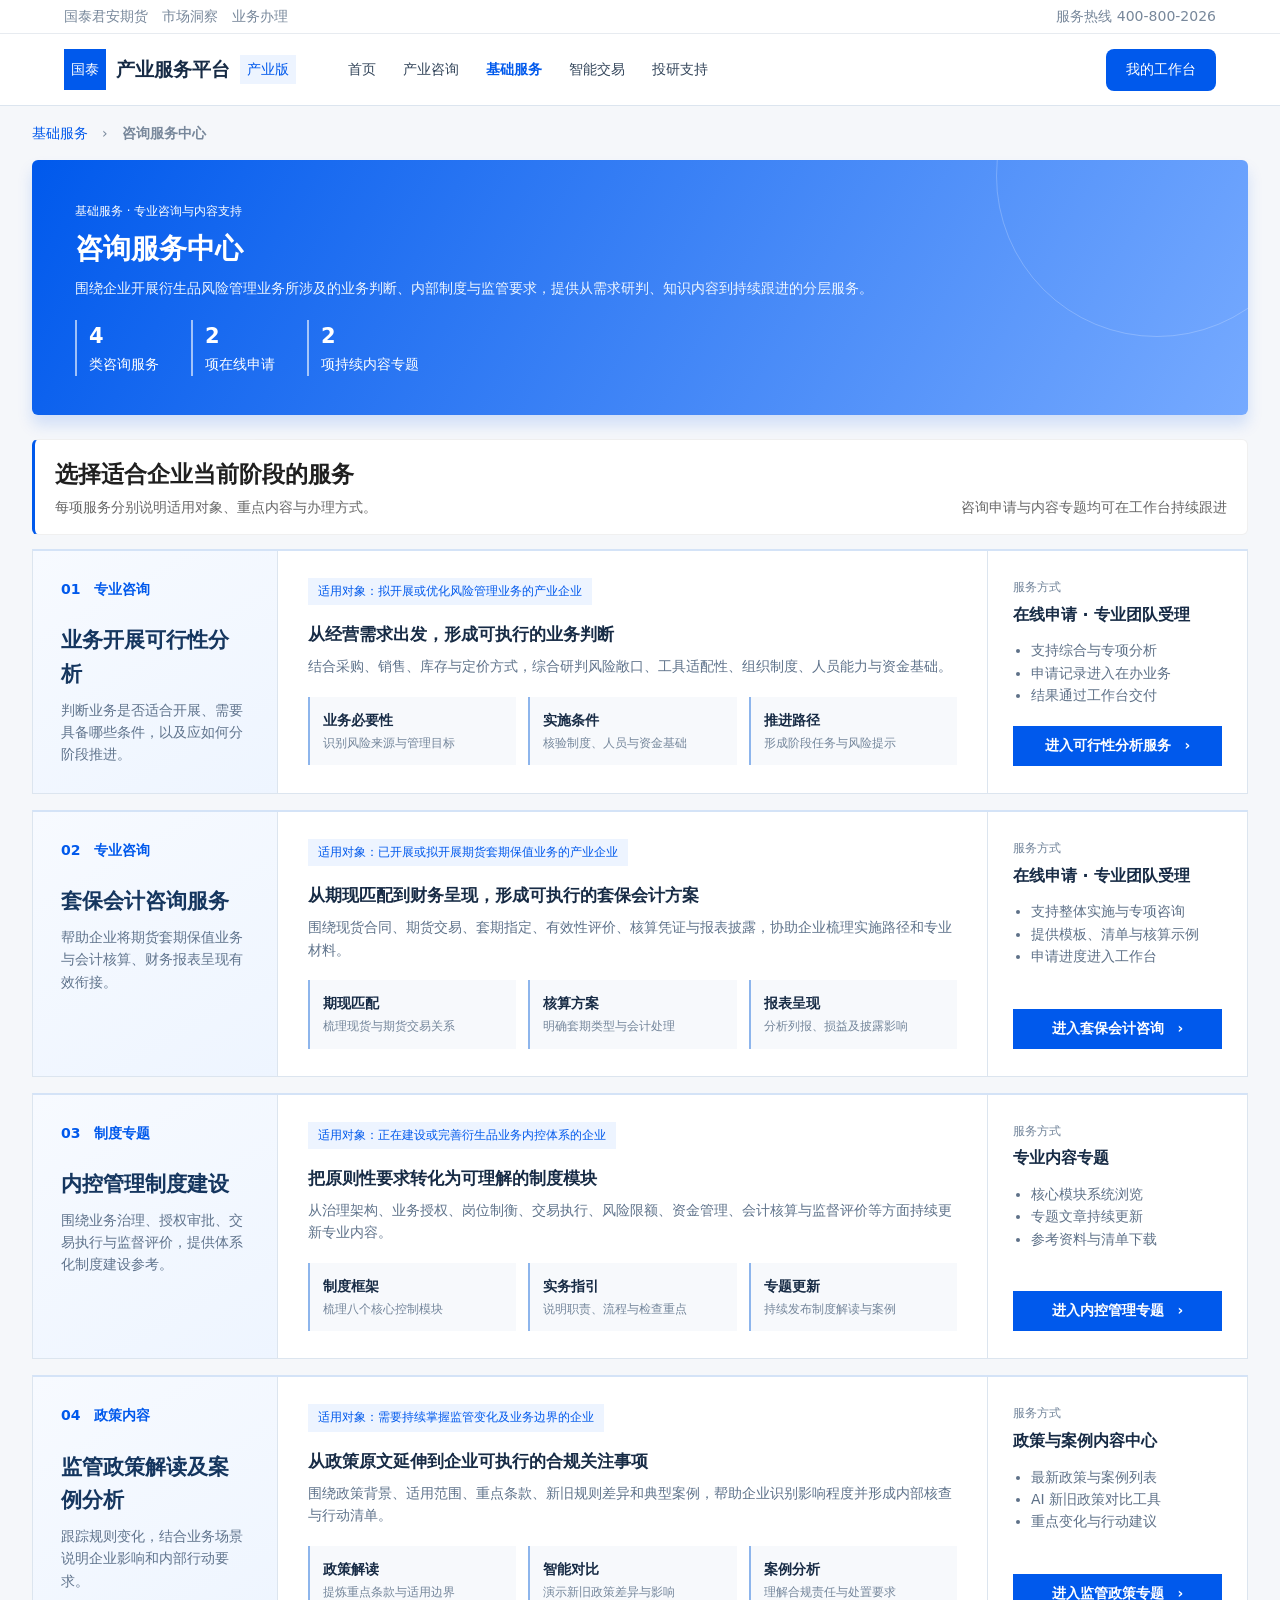
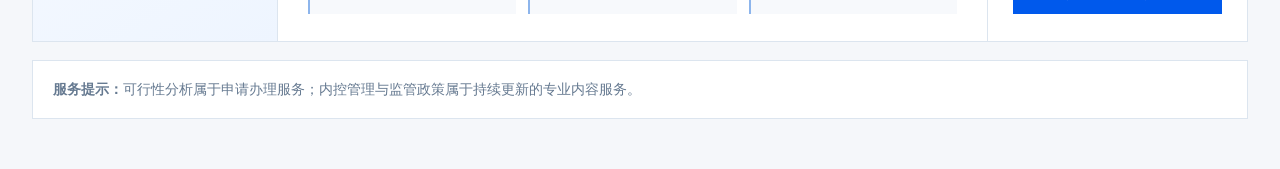
<file: hengyan-platform-local/basic-service/consulting-center.html>
<!doctype html><html lang="zh-CN"><head><meta charset="utf-8"><meta name="viewport" content="width=device-width,initial-scale=1"><title>咨询服务中心｜产业服务平台</title><style>
:root{--b:#075fe6;--n:#173f70;--i:#172b45;--m:#687b92;--l:#dce5ef;--bg:#f3f6fa}*{box-sizing:border-box}body{margin:0;background:var(--bg);color:var(--i);font:14px/1.7 "Microsoft YaHei",sans-serif}.top{height:34px;padding:0 5vw;display:flex;align-items:center;justify-content:space-between;background:#fff;color:#78889b;border-bottom:1px solid #e7ebf0}.header{height:72px;padding:0 5vw;display:flex;align-items:center;background:#fff;border-bottom:1px solid var(--l)}.logo{display:flex;align-items:center;gap:10px}.mark{padding:9px 7px;background:var(--b);color:#fff}.logo b{font-size:19px}.logo em{padding:3px 7px;background:#edf4ff;color:var(--b);font-style:normal}.header nav{display:flex;gap:27px;margin-left:52px}.header a{color:#34465b;text-decoration:none}.header .active{color:var(--b);font-weight:700}.work{margin-left:auto;border:0;background:var(--b);color:#fff;padding:12px 20px;cursor:pointer}.crumb,main{width:calc(100% - 64px);max-width:1380px;margin:auto}.crumb{padding:16px 0;color:#78889b}.crumb a{color:var(--b);text-decoration:none}.hero{position:relative;overflow:hidden;padding:39px 43px;background:linear-gradient(118deg,#075fe6,#3b83df 70%,#83b8ed);color:#fff}.hero:after{content:"";position:absolute;width:320px;height:320px;border:1px solid rgba(255,255,255,.22);border-radius:50%;right:-70px;top:-145px}.hero h1{margin:7px 0;font-size:31px}.hero p{max-width:880px;margin:8px 0;color:#eef6ff;font-size:15px}.hero-facts{display:flex;gap:32px;margin-top:20px}.hero-facts span{padding-left:12px;border-left:2px solid rgba(255,255,255,.6)}.hero-facts b{display:block;font-size:21px}.intro{display:flex;justify-content:space-between;align-items:end;margin:24px 0 14px}.intro h2{margin:0;font-size:23px}.intro p{margin:3px 0 0;color:var(--m)}.intro span{color:#788ba2}.services{display:grid;gap:16px}.service-row{display:grid;grid-template-columns:245px minmax(0,1fr) 260px;background:#fff;border:1px solid var(--l);border-top:2px solid #d4e3f7;min-height:245px;transition:.2s}.service-row:hover{border-color:#9fc0eb;box-shadow:0 8px 22px rgba(31,76,132,.08);transform:translateY(-1px)}.service-title{padding:27px 28px;background:linear-gradient(150deg,#f7faff,#eef5ff);border-right:1px solid var(--l)}.service-no{color:var(--b);font-weight:700}.service-title h3{margin:24px 0 7px;font-size:21px;color:#15365f}.service-title p{margin:0;color:#60748d}.service-body{padding:27px 30px}.audience{display:inline-block;padding:4px 10px;background:#edf4ff;color:var(--b);font-size:12px}.service-body h4{margin:16px 0 7px;font-size:17px}.service-body>p{margin:0;color:#5f738b}.points{display:grid;grid-template-columns:repeat(3,1fr);gap:12px;margin-top:19px}.point{padding:12px 13px;border-left:2px solid #8db5ec;background:#f7f9fc}.point b,.point span{display:block}.point span{margin-top:3px;color:#74869b;font-size:12px}.service-action{display:flex;flex-direction:column;padding:27px 25px;border-left:1px solid var(--l)}.service-action small{color:#71849a}.service-action b{margin:5px 0 12px;font-size:16px}.service-action ul{margin:0;padding-left:18px;color:#5e7188}.service-action button{margin-top:auto;border:0;background:var(--b);color:#fff;padding:11px 15px;cursor:pointer;font-weight:700}.foot-note{margin:18px 0 50px;padding:17px 20px;background:#fff;border:1px solid var(--l);color:#667a91}@media(max-width:1000px){.service-row{grid-template-columns:210px 1fr}.service-action{grid-column:1/3;border-left:0;border-top:1px solid var(--l)}.points{grid-template-columns:1fr}}@media(max-width:720px){.header nav{display:none}.crumb,main{width:calc(100% - 28px)}.service-row{grid-template-columns:1fr}.service-action{grid-column:auto}.intro{display:block}}
</style></head><body><div class="top"><span>国泰君安期货　市场洞察　业务办理</span><span>服务热线 400-800-2026</span></div><header class="header"><div class="logo" data-go="basic-service-home.html"><span class="mark">国泰</span><b>产业服务平台</b><em>产业版</em></div><nav><a href="#">首页</a><a href="#">产业咨询</a><a class="active" href="basic-service-home.html">基础服务</a><a href="#">智能交易</a><a href="#">投研支持</a></nav><button class="work" data-go="index.html?v=20260821-31#workbench">我的工作台</button></header><div class="crumb"><a href="basic-service-home.html">基础服务</a>　›　<b>咨询服务中心</b></div><main><section class="hero"><small>基础服务 · 专业咨询与内容支持</small><h1>咨询服务中心</h1><p>围绕企业开展衍生品风险管理业务所涉及的业务判断、内部制度与监管要求，提供从需求研判、知识内容到持续跟进的分层服务。</p><div class="hero-facts"><span><b>4</b>类咨询服务</span><span><b>2</b>项在线申请</span><span><b>2</b>项持续内容专题</span></div></section><div class="intro"><div><h2>选择适合企业当前阶段的服务</h2><p>每项服务分别说明适用对象、重点内容与办理方式。</p></div><span>咨询申请与内容专题均可在工作台持续跟进</span></div><section class="services">
<article class="service-row"><div class="service-title"><span class="service-no">01　专业咨询</span><h3>业务开展可行性分析</h3><p>判断业务是否适合开展、需要具备哪些条件，以及应如何分阶段推进。</p></div><div class="service-body"><span class="audience">适用对象：拟开展或优化风险管理业务的产业企业</span><h4>从经营需求出发，形成可执行的业务判断</h4><p>结合采购、销售、库存与定价方式，综合研判风险敞口、工具适配性、组织制度、人员能力与资金基础。</p><div class="points"><div class="point"><b>业务必要性</b><span>识别风险来源与管理目标</span></div><div class="point"><b>实施条件</b><span>核验制度、人员与资金基础</span></div><div class="point"><b>推进路径</b><span>形成阶段任务与风险提示</span></div></div></div><aside class="service-action"><small>服务方式</small><b>在线申请 · 专业团队受理</b><ul><li>支持综合与专项分析</li><li>申请记录进入在办业务</li><li>结果通过工作台交付</li></ul><button data-go="index.html">进入可行性分析服务　›</button></aside></article>
<article class="service-row"><div class="service-title"><span class="service-no">02　专业咨询</span><h3>套保会计咨询服务</h3><p>帮助企业将期货套期保值业务与会计核算、财务报表呈现有效衔接。</p></div><div class="service-body"><span class="audience">适用对象：已开展或拟开展期货套期保值业务的产业企业</span><h4>从期现匹配到财务呈现，形成可执行的套保会计方案</h4><p>围绕现货合同、期货交易、套期指定、有效性评价、核算凭证与报表披露，协助企业梳理实施路径和专业材料。</p><div class="points"><div class="point"><b>期现匹配</b><span>梳理现货与期货交易关系</span></div><div class="point"><b>核算方案</b><span>明确套期类型与会计处理</span></div><div class="point"><b>报表呈现</b><span>分析列报、损益及披露影响</span></div></div></div><aside class="service-action"><small>服务方式</small><b>在线申请 · 专业团队受理</b><ul><li>支持整体实施与专项咨询</li><li>提供模板、清单与核算示例</li><li>申请进度进入工作台</li></ul><button data-go="hedge-accounting-service.html">进入套保会计咨询　›</button></aside></article>
<article class="service-row"><div class="service-title"><span class="service-no">03　制度专题</span><h3>内控管理制度建设</h3><p>围绕业务治理、授权审批、交易执行与监督评价，提供体系化制度建设参考。</p></div><div class="service-body"><span class="audience">适用对象：正在建设或完善衍生品业务内控体系的企业</span><h4>把原则性要求转化为可理解的制度模块</h4><p>从治理架构、业务授权、岗位制衡、交易执行、风险限额、资金管理、会计核算与监督评价等方面持续更新专业内容。</p><div class="points"><div class="point"><b>制度框架</b><span>梳理八个核心控制模块</span></div><div class="point"><b>实务指引</b><span>说明职责、流程与检查重点</span></div><div class="point"><b>专题更新</b><span>持续发布制度解读与案例</span></div></div></div><aside class="service-action"><small>服务方式</small><b>专业内容专题</b><ul><li>核心模块系统浏览</li><li>专题文章持续更新</li><li>参考资料与清单下载</li></ul><button data-go="basic-service-home.html#content/internal-control">进入内控管理专题　›</button></aside></article>
<article class="service-row"><div class="service-title"><span class="service-no">04　政策内容</span><h3>监管政策解读及案例分析</h3><p>跟踪规则变化，结合业务场景说明企业影响和内部行动要求。</p></div><div class="service-body"><span class="audience">适用对象：需要持续掌握监管变化及业务边界的企业</span><h4>从政策原文延伸到企业可执行的合规关注事项</h4><p>围绕政策背景、适用范围、重点条款、新旧规则差异和典型案例，帮助企业识别影响程度并形成内部核查与行动清单。</p><div class="points"><div class="point"><b>政策解读</b><span>提炼重点条款与适用边界</span></div><div class="point"><b>智能对比</b><span>演示新旧政策差异与影响</span></div><div class="point"><b>案例分析</b><span>理解合规责任与处置要求</span></div></div></div><aside class="service-action"><small>服务方式</small><b>政策与案例内容中心</b><ul><li>最新政策与案例列表</li><li>AI 新旧政策对比工具</li><li>重点变化与行动建议</li></ul><button data-go="basic-service-home.html#content/policy-center">进入监管政策专题　›</button></aside></article>
</section><div class="foot-note"><b>服务提示：</b>可行性分析属于申请办理服务；内控管理与监管政策属于持续更新的专业内容服务。</div></main><script>document.addEventListener('click',e=>{const go=e.target.closest('[data-go]')?.dataset.go;if(go)location.href=go})</script><script src="service-navigation.js?v=20260824-2"></script></body></html>
</file>
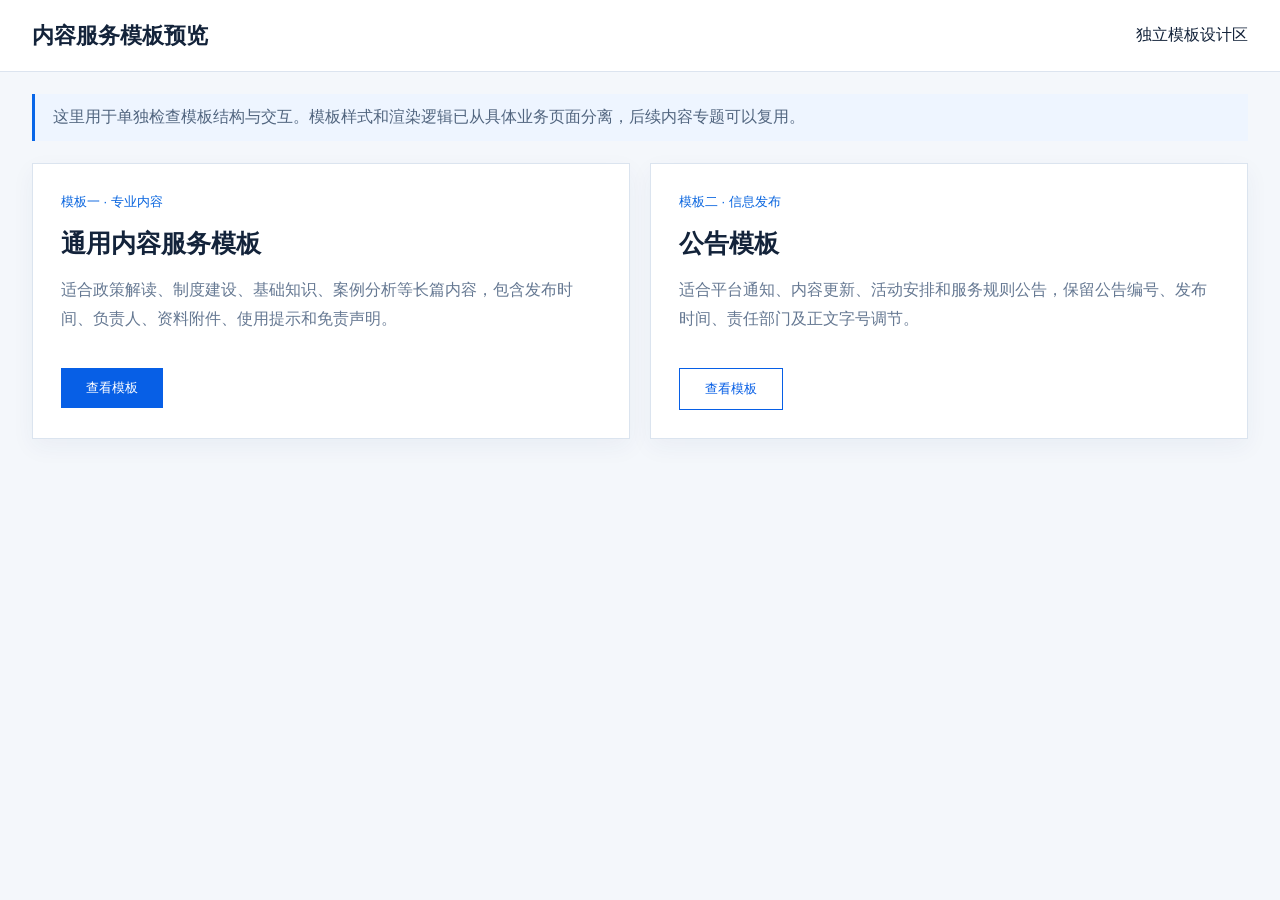
<file: hengyan-platform-local/basic-service/content-template-preview.html>
<!doctype html>
<html lang="zh-CN">
<head>
  <meta charset="utf-8">
  <meta name="viewport" content="width=device-width,initial-scale=1">
  <title>内容服务模板预览</title>
  <link rel="stylesheet" href="content-service-templates.css?v=20260820-5">
  <style>
    *{box-sizing:border-box}body{margin:0;background:#f4f7fb;color:#13233a;font-family:"Microsoft YaHei",Arial,sans-serif}.preview-head{height:72px;background:#fff;border-bottom:1px solid #dce4ef;display:flex;align-items:center}.preview-inner{width:min(1440px,calc(100% - 64px));margin:auto}.preview-head .preview-inner{display:flex;align-items:center;justify-content:space-between}.preview-head h1{font-size:22px;margin:0}.preview-head a{color:#075ee5;text-decoration:none}.prototype-notice{width:min(1440px,calc(100% - 64px));margin:22px auto 0;padding:13px 18px;background:#eef5ff;border-left:3px solid #0866e8;color:#51657f}.preview-grid{width:min(1440px,calc(100% - 64px));margin:22px auto;display:grid;grid-template-columns:1fr 1fr;gap:20px}.preview-card{background:#fff;border:1px solid #dbe4ef;padding:28px;min-height:220px;box-shadow:0 8px 22px rgba(31,67,117,.05)}.preview-card span{font-size:13px;color:#0965df}.preview-card h2{margin:16px 0 10px;font-size:25px}.preview-card p{line-height:1.8;color:#657892}.preview-card button{margin-top:18px;border:0;background:#075fe6;color:white;padding:11px 25px;cursor:pointer}.preview-card:last-child button{background:white;color:#075fe6;border:1px solid #075fe6}@media(max-width:800px){.preview-inner,.prototype-notice,.preview-grid{width:calc(100% - 28px)}.preview-grid{grid-template-columns:1fr}}
  </style>
</head>
<body>
  <header class="preview-head"><div class="preview-inner"><h1>内容服务模板预览</h1><span>独立模板设计区</span></div></header>
  <div class="prototype-notice">这里用于单独检查模板结构与交互。模板样式和渲染逻辑已从具体业务页面分离，后续内容专题可以复用。</div>
  <main class="preview-grid">
    <article class="preview-card"><span>模板一 · 专业内容</span><h2>通用内容服务模板</h2><p>适合政策解读、制度建设、基础知识、案例分析等长篇内容，包含发布时间、负责人、资料附件、使用提示和免责声明。</p><button data-open="content-template-demo">查看模板</button></article>
    <article class="preview-card"><span>模板二 · 信息发布</span><h2>公告模板</h2><p>适合平台通知、内容更新、活动安排和服务规则公告，保留公告编号、发布时间、责任部门及正文字号调节。</p><button data-open="announcement-template-demo">查看模板</button></article>
  </main>
  <script src="content-service-templates.js?v=20260820-5"></script>
  <script>document.querySelectorAll('[data-open]').forEach(function(button){button.addEventListener('click',function(){ContentServiceTemplates.openRegistered(button.dataset.open)})});</script>
</body>
</html>
</file>
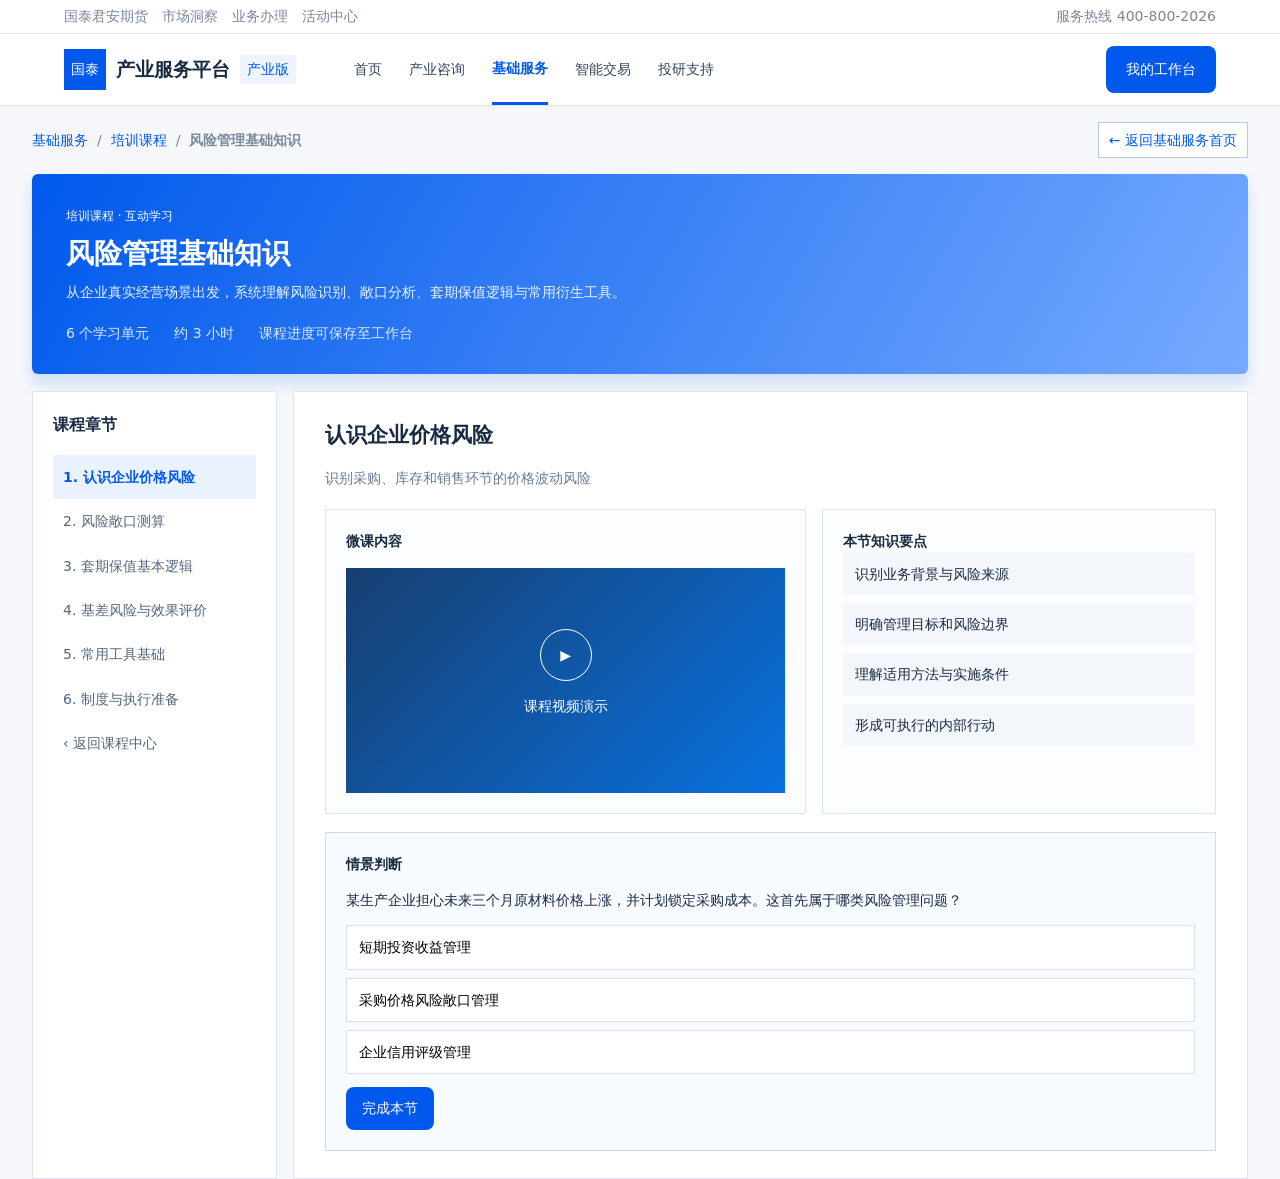
<file: hengyan-platform-local/basic-service/course-experience.html>
<!doctype html><html lang="zh-CN"><head><meta charset="utf-8"><meta name="viewport" content="width=device-width,initial-scale=1"><title>课程学习｜产业服务平台</title><style>
:root{--b:#075fe6;--n:#173f70;--i:#182b43;--m:#687b92;--l:#dce5ef;--bg:#f3f6fa}*{box-sizing:border-box}body{margin:0;background:var(--bg);color:var(--i);font:14px/1.65 "Microsoft YaHei",sans-serif}button{font:inherit}.top{height:34px;background:#fff;border-bottom:1px solid #e7ebf0;color:#78889b;padding:0 5vw;display:flex;align-items:center;justify-content:space-between}.header{height:72px;padding:0 5vw;background:#fff;display:flex;align-items:center;border-bottom:1px solid var(--l)}.logo{display:flex;align-items:center;gap:10px}.mark{background:var(--b);color:#fff;padding:9px 7px}.logo b{font-size:19px}.logo em{font-style:normal;color:var(--b);background:#edf4ff;padding:3px 7px}.header nav{display:flex;gap:27px;margin-left:58px;height:100%}.header nav a{display:flex;align-items:center;text-decoration:none;color:#34465b}.header nav a.active{color:var(--b);font-weight:700;border-bottom:3px solid var(--b)}.work{margin-left:auto;background:var(--b);color:#fff;border:0;padding:12px 20px;cursor:pointer}.crumb,main{width:calc(100% - 64px);max-width:1320px;margin:auto}.crumb{padding:16px 0;display:flex;align-items:center;gap:9px;color:#7a8a9e}.crumb button{border:0;background:none;color:var(--b);cursor:pointer;padding:0}.crumb .home{margin-left:auto;border:1px solid #b9cae0;padding:6px 10px;background:#fff}.hero{padding:30px 34px;background:linear-gradient(120deg,#075fe6,#2d7ce8 68%,#75b5f3);color:#fff}.hero h1{font-size:29px;margin:7px 0}.hero p{margin:0;max-width:760px;color:#eaf3ff}.hero-meta{display:flex;gap:25px;margin-top:18px;color:#dceaff}.layout{display:grid;grid-template-columns:245px 1fr;gap:16px;margin-top:17px}.side,.content{background:#fff;border:1px solid var(--l)}.side{padding:20px}.side h3{margin-top:0}.side button{width:100%;border:0;background:#fff;text-align:left;padding:11px 10px;color:#53677f;cursor:pointer}.side button.active{background:#eaf2ff;color:var(--b);font-weight:700}.content{padding:27px 31px}.content h2{margin:0 0 7px}.content>p{color:var(--m)}.learning{display:grid;grid-template-columns:1.1fr .9fr;gap:16px;margin-top:20px}.lesson-card,.practice{border:1px solid var(--l);padding:20px;background:#fbfdff}.video{height:225px;display:grid;place-items:center;background:linear-gradient(135deg,#173f70,#0871df);color:#fff;margin-top:15px}.play{width:52px;height:52px;border:1px solid #fff;border-radius:50%;display:grid;place-items:center;margin:auto}.points{display:grid;gap:8px}.points span{padding:10px 12px;background:#f3f6fa}.quiz{margin-top:18px;padding:20px;border:1px solid #cdddf0;background:#f7faff}.answers{display:grid;gap:8px;margin:13px 0}.answers button{text-align:left;border:1px solid #d7e1ec;background:#fff;padding:10px 12px;cursor:pointer}.answers button.correct{border-color:#22a17a;background:#eaf8f3;color:#147457}.answers button.wrong{border-color:#e66b65;background:#fff0ef;color:#b13d39}.primary{border:0;background:var(--b);color:#fff;padding:10px 16px;cursor:pointer}.case-grid{display:grid;grid-template-columns:repeat(3,1fr);gap:12px;margin-top:18px}.case{border:1px solid var(--l);padding:18px;cursor:pointer}.case:hover{border-color:#82a9dc;box-shadow:0 6px 16px rgba(36,74,122,.08)}.case b{display:block;margin:7px 0}.case span{font-size:12px;color:var(--b)}.case p{color:var(--m)}.result{margin-top:16px;padding:14px;background:#edf6ff;color:#315a89;display:none}.result.show{display:block}.toast{position:fixed;left:50%;bottom:25px;transform:translate(-50%,20px);opacity:0;background:#173f70;color:#fff;padding:10px 16px;transition:.2s}.toast.show{opacity:1;transform:translate(-50%,0)}@media(max-width:950px){.header nav{display:none}.layout,.learning{grid-template-columns:1fr}.case-grid{grid-template-columns:1fr}.crumb,main{width:calc(100% - 28px)}}
</style></head><body><div class="top"><span>国泰君安期货　市场洞察　业务办理　活动中心</span><span>服务热线 400-800-2026</span></div><header class="header"><div class="logo"><span class="mark">国泰</span><b>产业服务平台</b><em>产业版</em></div><nav><a href="#">首页</a><a href="#">产业咨询</a><a class="active" href="#">基础服务</a><a href="#">智能交易</a><a href="#">投研支持</a></nav><button class="work" data-go="index.html?v=20260821-31#workbench">我的工作台</button></header><div class="crumb"><button data-go="basic-service-home.html">基础服务</button><span>/</span><button data-go="training-center.html">培训课程</button><span>/</span><b id="crumb-title"></b><button class="home" data-go="basic-service-home.html">← 返回基础服务首页</button></div><main><section class="hero"><small>培训课程 · 互动学习</small><h1 id="hero-title"></h1><p id="hero-desc"></p><div class="hero-meta"><span id="meta-chapters"></span><span id="meta-duration"></span><span>课程进度可保存至工作台</span></div></section><div class="layout"><aside class="side"><h3>课程章节</h3><div id="side-list"></div><button data-go="training-center.html">‹ 返回课程中心</button></aside><section class="content"><h2 id="lesson-title"></h2><p id="lesson-desc"></p><div id="risk-view"><div class="learning"><div class="lesson-card"><b>微课内容</b><div class="video"><div><div class="play">▶</div><p>课程视频演示</p></div></div></div><div class="practice"><b>本节知识要点</b><div class="points" id="points"></div></div></div><div class="quiz"><b>情景判断</b><p>某生产企业担心未来三个月原材料价格上涨，并计划锁定采购成本。这首先属于哪类风险管理问题？</p><div class="answers"><button data-answer="wrong">短期投资收益管理</button><button data-answer="correct">采购价格风险敞口管理</button><button data-answer="wrong">企业信用评级管理</button></div><button class="primary" data-complete>完成本节</button><div class="result" id="quiz-result"></div></div></div><div id="case-view" hidden><div class="case-grid" id="case-grid"></div><div class="quiz"><b id="case-title">选择一个案例查看</b><p id="case-detail">案例将展示业务背景、风险目标、工具选择、执行步骤及注意事项。</p><div class="result show" id="case-result">工具应用应始终服务于真实经营风险管理目标，并与现货规模、周期和定价方式相匹配。</div></div></div></section></div></main><div class="toast" id="toast"></div><script>
const data={risk:{title:'风险管理基础知识',desc:'从企业真实经营场景出发，系统理解风险识别、敞口分析、套期保值逻辑与常用衍生工具。',duration:'约 3 小时',chapters:[['认识企业价格风险','识别采购、库存和销售环节的价格波动风险'],['风险敞口测算','明确数量、时间、价格和方向'],['套期保值基本逻辑','理解现货与衍生品的风险对冲关系'],['基差风险与效果评价','认识套保并非消除全部风险'],['常用工具基础','了解期货、期权与场外工具'],['制度与执行准备','建立目标、授权、限额和报告机制']]},cases:{title:'衍生品工具应用实例',desc:'通过采购、库存、销售等产业业务场景，理解期货、期权和组合工具的适用方式与边界。',duration:'约 2.5 小时',chapters:[['采购成本管理','原材料价格上涨风险与买入套保'],['库存价值管理','库存跌价风险与卖出套保'],['销售利润管理','远期销售价格风险管理'],['期权保护策略','保留有利价格变化的保护方案']]}};let type=location.hash.includes('derivative')?'cases':'risk',d=data[type],active=0;const $=s=>document.querySelector(s),$$=s=>[...document.querySelectorAll(s)];$('#hero-title').textContent=$('#crumb-title').textContent=d.title;$('#hero-desc').textContent=d.desc;$('#meta-chapters').textContent=d.chapters.length+' 个学习单元';$('#meta-duration').textContent=d.duration;function render(){d=data[type];$('#side-list').innerHTML=d.chapters.map((x,i)=>`<button class="${i===active?'active':''}" data-unit="${i}">${i+1}. ${x[0]}</button>`).join('');$('#lesson-title').textContent=d.chapters[active][0];$('#lesson-desc').textContent=d.chapters[active][1];$('#points').innerHTML=['识别业务背景与风险来源','明确管理目标和风险边界','理解适用方法与实施条件','形成可执行的内部行动'].map(x=>`<span>${x}</span>`).join('');$('#risk-view').hidden=type!=='risk';$('#case-view').hidden=type!=='cases';if(type==='cases')$('#case-grid').innerHTML=d.chapters.map((x,i)=>`<article class="case" data-case="${i}"><span>案例 ${String(i+1).padStart(2,'0')}</span><b>${x[0]}</b><p>${x[1]}</p><em>查看案例　›</em></article>`).join('')}render();function save(progress){const key='basicServiceCourses',id=type==='risk'?'risk-foundation':'derivative-cases',url='course-experience.html#'+(type==='risk'?'risk':'derivative');let list=[];try{list=JSON.parse(localStorage.getItem(key)||'[]')}catch{};const previous=list.find(x=>x.id===id);progress=Math.max(progress,Number(previous?.progress||0));const item={id,title:d.title,category:'培训课程',progress,url,updatedAt:'2026-08-20'};list=[item,...list.filter(x=>x.id!==id)];localStorage.setItem(key,JSON.stringify(list))}function note(t){const e=$('#toast');e.textContent=t;e.classList.add('show');setTimeout(()=>e.classList.remove('show'),1600)}document.addEventListener('click',e=>{const go=e.target.closest('[data-go]')?.dataset.go;if(go)location.href=go;const u=e.target.closest('[data-unit]')?.dataset.unit;if(u!==undefined){active=Number(u);render()}const ans=e.target.closest('[data-answer]');if(ans){$$('[data-answer]').forEach(b=>b.className='');ans.classList.add(ans.dataset.answer);$('#quiz-result').textContent=ans.dataset.answer==='correct'?'回答正确：应先识别采购价格风险敞口，再确定管理目标和工具。':'答案不正确，请从企业真实采购业务与价格风险方向重新判断。';$('#quiz-result').classList.add('show')}if(e.target.closest('[data-complete]')){save(Math.round((active+1)/d.chapters.length*100));if(active<d.chapters.length-1){active++;render()}note('学习进度已保存至工作台')}const c=e.target.closest('[data-case]');if(c){active=Number(c.dataset.case);const x=d.chapters[active];$('#case-title').textContent=x[0];$('#case-detail').textContent=x[1]+'。建议结合现货数量、业务周期、基差变化、资金占用和内部授权综合设计方案。';save(Math.round((active+1)/d.chapters.length*100))}});save(0);
</script><script src="service-navigation.js?v=20260824-2"></script></body></html>
</file>
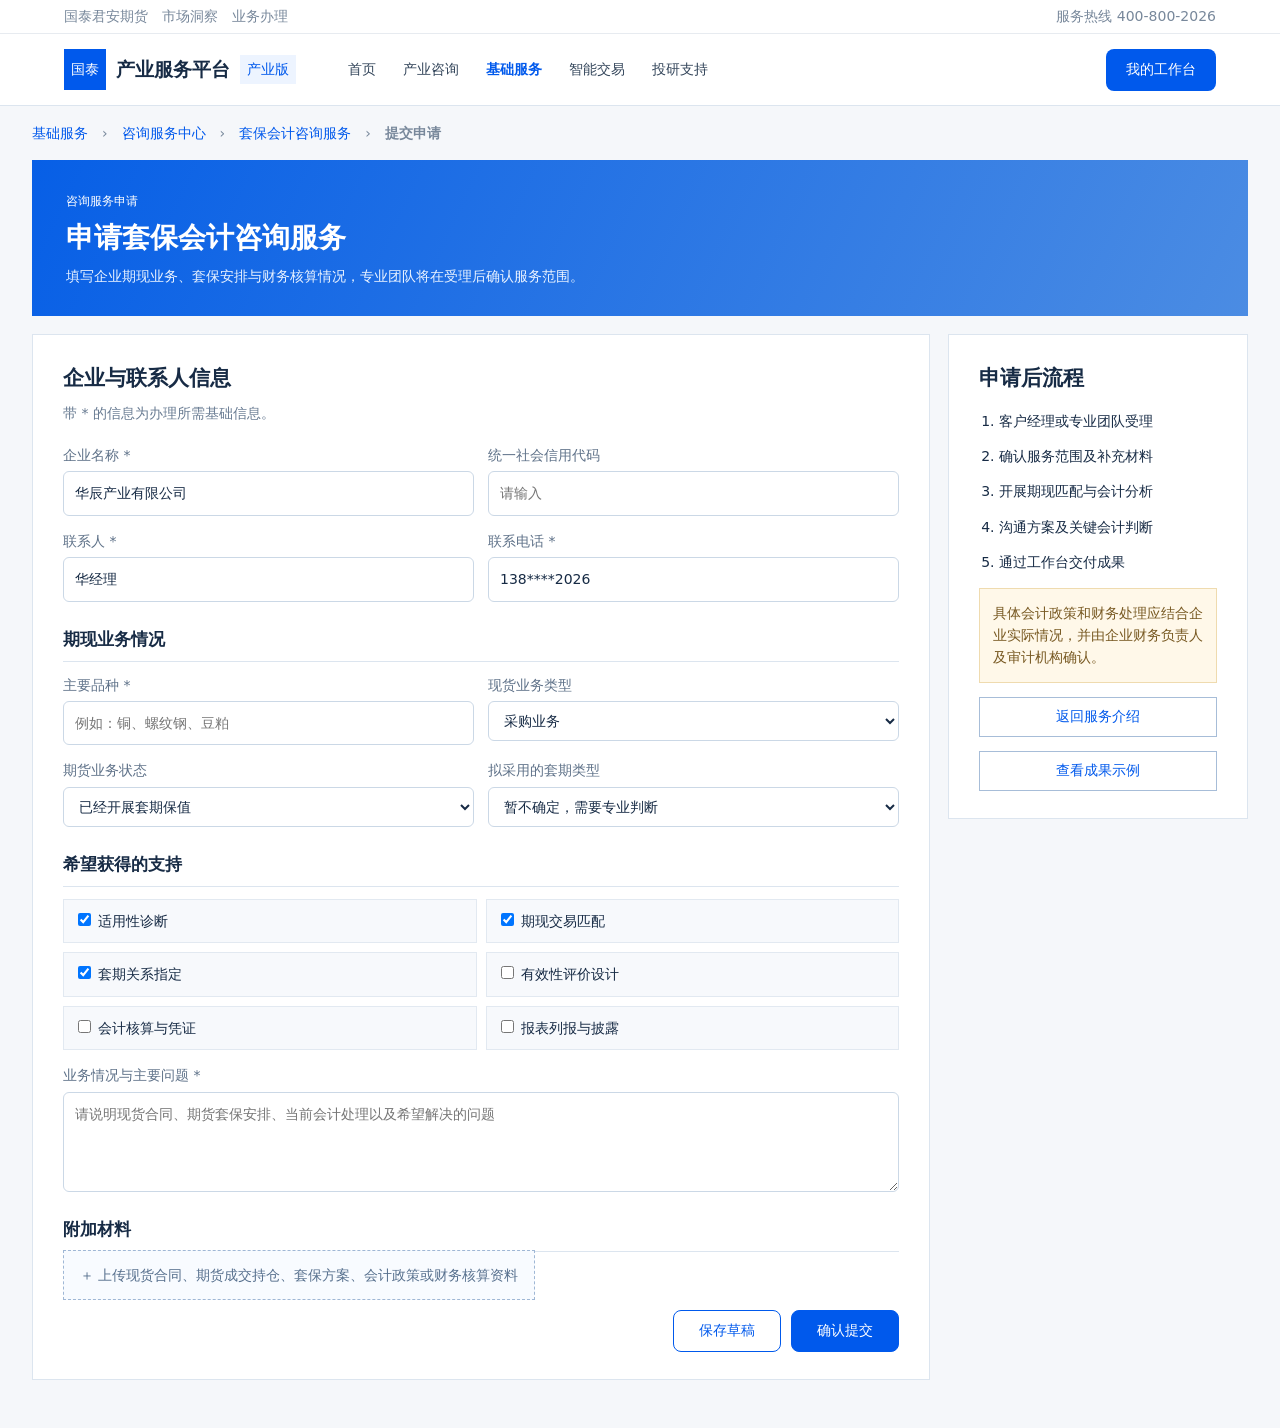
<file: hengyan-platform-local/basic-service/hedge-accounting-apply.html>
<!doctype html><html lang="zh-CN"><head><meta charset="utf-8"><meta name="viewport" content="width=device-width,initial-scale=1"><title>申请套保会计咨询｜产业服务平台</title><style>
:root{--b:#075fe6;--i:#172b45;--m:#687b92;--l:#dce5ef;--bg:#f3f6fa}*{box-sizing:border-box}body{margin:0;background:var(--bg);color:var(--i);font:14px/1.7 "Microsoft YaHei",sans-serif}.top{height:34px;padding:0 5vw;display:flex;align-items:center;justify-content:space-between;background:#fff;color:#78889b;border-bottom:1px solid #e7ebf0}.header{height:72px;padding:0 5vw;display:flex;align-items:center;background:#fff;border-bottom:1px solid var(--l)}.logo{display:flex;align-items:center;gap:10px;cursor:pointer}.mark{padding:9px 7px;background:var(--b);color:#fff}.logo b{font-size:19px}.logo em{padding:3px 7px;background:#edf4ff;color:var(--b);font-style:normal}.header nav{display:flex;gap:27px;margin-left:52px}.header a{color:#34465b;text-decoration:none}.header .active{color:var(--b);font-weight:700}.work{margin-left:auto;border:0;background:var(--b);color:#fff;padding:12px 20px}.crumb,main{width:calc(100% - 64px);max-width:1240px;margin:auto}.crumb{padding:16px 0;color:#78889b}.crumb a{color:var(--b);text-decoration:none}.title{padding:29px 34px;background:linear-gradient(115deg,#075fe6,#4b8ce3);color:#fff}.title h1{margin:4px 0;font-size:28px}.title p{margin:0;color:#eaf3ff}.layout{display:grid;grid-template-columns:minmax(0,1fr) 300px;gap:18px;margin:18px 0 48px}.form,.side{background:#fff;border:1px solid var(--l);padding:27px 30px}.form h2,.side h2{margin:0 0 6px;font-size:21px}.hint{margin:0 0 20px;color:var(--m)}.section-title{margin:24px 0 12px;padding-bottom:8px;border-bottom:1px solid var(--l);font-size:17px}.fields{display:grid;grid-template-columns:1fr 1fr;gap:14px}.field{display:flex;flex-direction:column;gap:5px}.field.full{grid-column:1/3}.field label{color:#5f7289}.field input,.field select,.field textarea{border:1px solid #cbd8e6;padding:10px 11px;background:#fff;font:inherit;color:var(--i)}.field textarea{height:100px;resize:vertical}.check-grid{display:grid;grid-template-columns:1fr 1fr;gap:9px}.check-grid label{padding:10px;background:#f7f9fc;border:1px solid #e2e9f1}.upload{padding:16px;border:1px dashed #9fb7d5;background:#f8fbff;color:#57708e;cursor:pointer}.actions{display:flex;justify-content:flex-end;gap:10px;margin-top:24px}.actions button{padding:11px 25px;border:1px solid var(--b);cursor:pointer}.save{background:#fff;color:var(--b)}.submit{background:var(--b);color:#fff}.side{height:max-content}.side ol{padding-left:20px}.side li{margin:13px 0}.notice{padding:13px;background:#fff8e9;border:1px solid #efdbaf;color:#785922}.side button{width:100%;margin-top:14px;padding:10px;border:1px solid #a7bdd8;background:#fff;color:var(--b);cursor:pointer}.toast{position:fixed;left:50%;bottom:25px;opacity:0;transform:translate(-50%,15px);padding:11px 18px;background:#203a5d;color:#fff;transition:.2s}.toast.show{opacity:1;transform:translate(-50%,0)}@media(max-width:800px){.header nav{display:none}.layout{grid-template-columns:1fr}.fields,.check-grid{grid-template-columns:1fr}.field.full{grid-column:auto}.crumb,main{width:calc(100% - 28px)}}
</style></head><body><div class="top"><span>国泰君安期货　市场洞察　业务办理</span><span>服务热线 400-800-2026</span></div><header class="header"><div class="logo" data-go="basic-service-home.html"><span class="mark">国泰</span><b>产业服务平台</b><em>产业版</em></div><nav><a href="#">首页</a><a href="#">产业咨询</a><a class="active" href="basic-service-home.html">基础服务</a><a href="#">智能交易</a><a href="#">投研支持</a></nav><button class="work" data-go="index.html#workbench">我的工作台</button></header><div class="crumb"><a href="basic-service-home.html">基础服务</a>　›　<a href="consulting-center.html">咨询服务中心</a>　›　<a href="hedge-accounting-service.html">套保会计咨询服务</a>　›　<b>提交申请</b></div><main><section class="title"><small>咨询服务申请</small><h1>申请套保会计咨询服务</h1><p>填写企业期现业务、套保安排与财务核算情况，专业团队将在受理后确认服务范围。</p></section><div class="layout"><section class="form"><h2>企业与联系人信息</h2><p class="hint">带 * 的信息为办理所需基础信息。</p><div class="fields"><div class="field"><label>企业名称 *</label><input value="华辰产业有限公司"></div><div class="field"><label>统一社会信用代码</label><input placeholder="请输入"></div><div class="field"><label>联系人 *</label><input value="华经理"></div><div class="field"><label>联系电话 *</label><input value="138****2026"></div></div><h3 class="section-title">期现业务情况</h3><div class="fields"><div class="field"><label>主要品种 *</label><input placeholder="例如：铜、螺纹钢、豆粕"></div><div class="field"><label>现货业务类型</label><select><option>采购业务</option><option>销售业务</option><option>库存管理</option><option>预期交易</option><option>多种业务并存</option></select></div><div class="field"><label>期货业务状态</label><select><option>已经开展套期保值</option><option>正在筹备开展</option><option>已有业务，希望优化</option></select></div><div class="field"><label>拟采用的套期类型</label><select><option>暂不确定，需要专业判断</option><option>公允价值套期</option><option>现金流量套期</option></select></div></div><h3 class="section-title">希望获得的支持</h3><div class="check-grid"><label><input type="checkbox" checked> 适用性诊断</label><label><input type="checkbox" checked> 期现交易匹配</label><label><input type="checkbox" checked> 套期关系指定</label><label><input type="checkbox"> 有效性评价设计</label><label><input type="checkbox"> 会计核算与凭证</label><label><input type="checkbox"> 报表列报与披露</label></div><div class="field full" style="margin-top:14px"><label>业务情况与主要问题 *</label><textarea placeholder="请说明现货合同、期货套保安排、当前会计处理以及希望解决的问题"></textarea></div><h3 class="section-title">附加材料</h3><label class="upload"><input type="file" multiple hidden>＋ 上传现货合同、期货成交持仓、套保方案、会计政策或财务核算资料</label><div class="actions"><button class="save" data-save>保存草稿</button><button class="submit" data-submit>确认提交</button></div></section><aside class="side"><h2>申请后流程</h2><ol><li>客户经理或专业团队受理</li><li>确认服务范围及补充材料</li><li>开展期现匹配与会计分析</li><li>沟通方案及关键会计判断</li><li>通过工作台交付成果</li></ol><div class="notice">具体会计政策和财务处理应结合企业实际情况，并由企业财务负责人及审计机构确认。</div><button data-go="hedge-accounting-service.html">返回服务介绍</button><button data-go="hedge-accounting-result.html">查看成果示例</button></aside></div></main><div class="toast" id="toast"></div><script>const note=t=>{const x=document.querySelector('#toast');x.textContent=t;x.classList.add('show');clearTimeout(window.nt);window.nt=setTimeout(()=>x.classList.remove('show'),1800)};document.addEventListener('click',e=>{const go=e.target.closest('[data-go]')?.dataset.go;if(go)location.href=go;if(e.target.closest('[data-save]'))note('草稿已保存在本地');if(e.target.closest('[data-submit]')){const list=JSON.parse(localStorage.getItem('basicServiceApplications')||'[]');list.unshift({id:'KJ'+Date.now(),type:'咨询服务',title:'套保会计咨询服务',status:'已提交',time:new Date().toLocaleString('zh-CN'),url:'hedge-accounting-apply.html'});localStorage.setItem('basicServiceApplications',JSON.stringify(list));note('申请已提交，即将进入工作台');setTimeout(()=>location.href='index.html#workbench',800)}});</script><script src="service-navigation.js?v=20260825-4"></script></body></html>
</file>
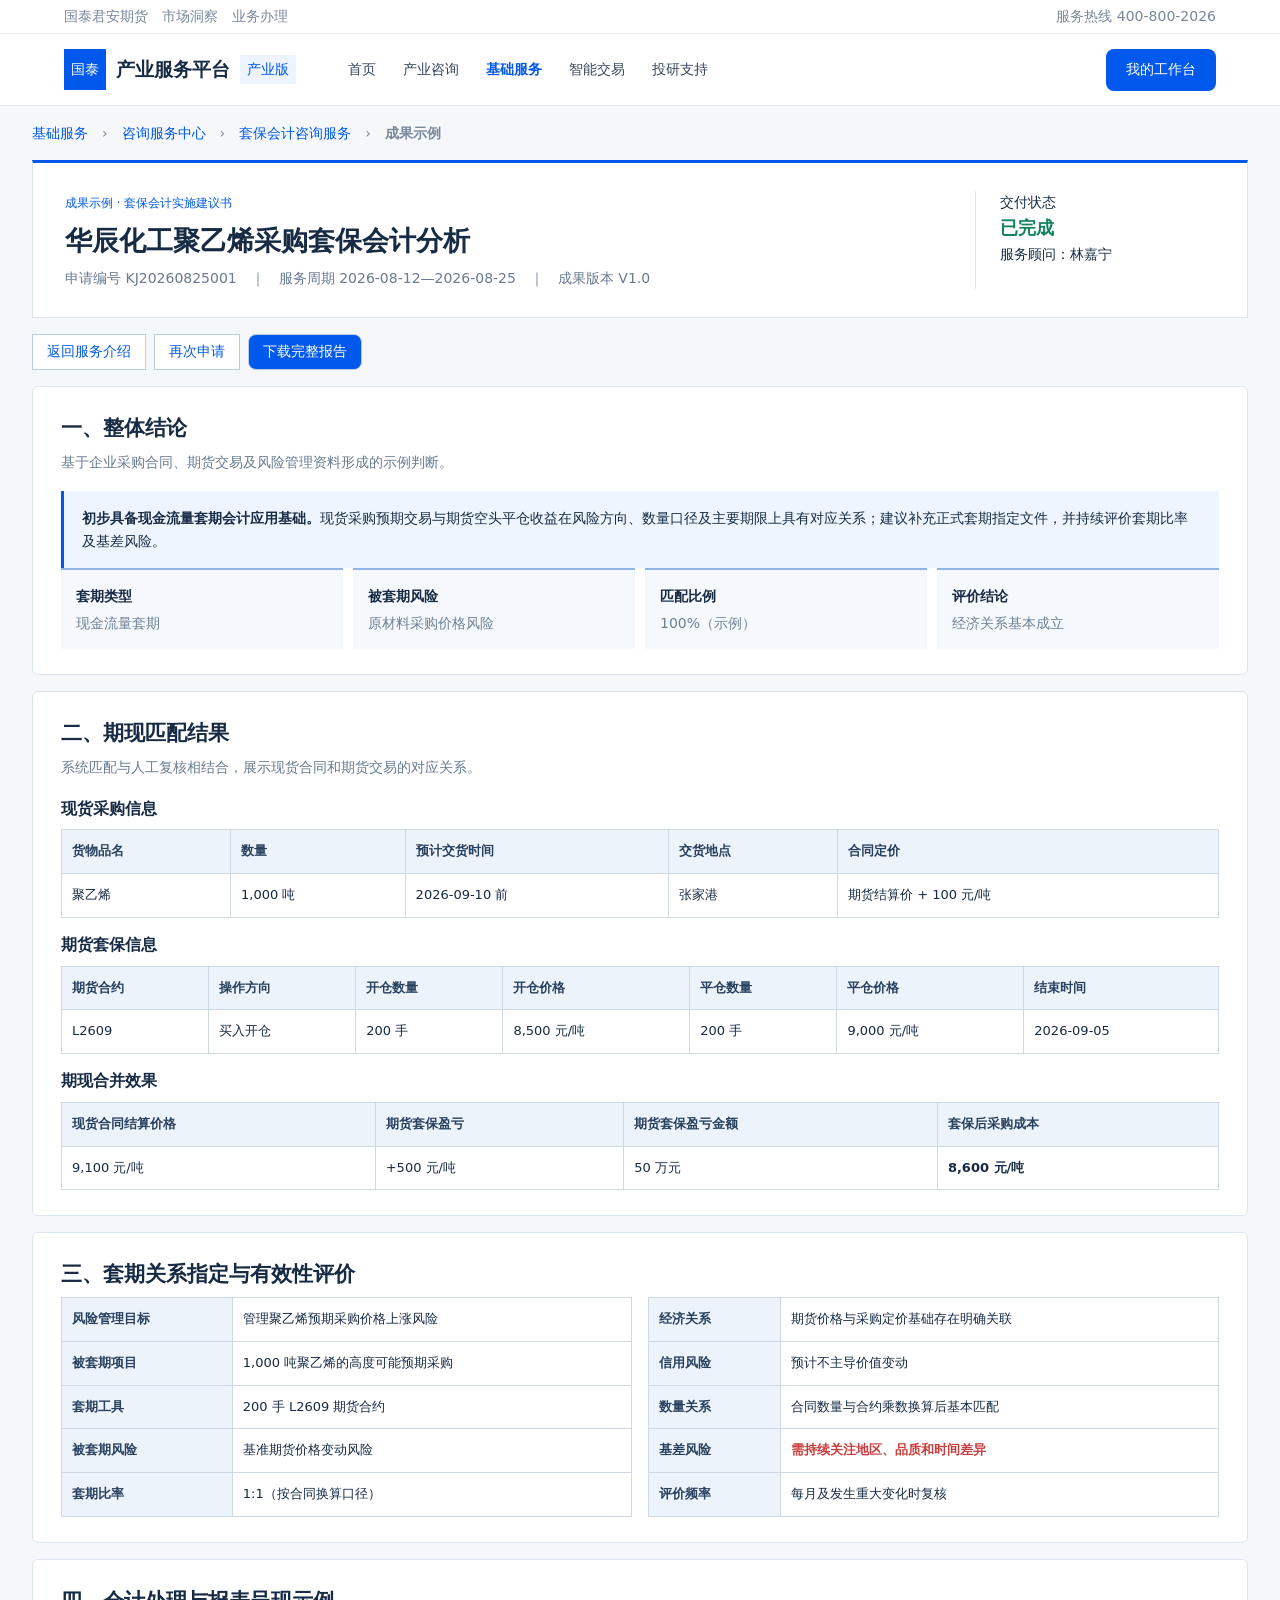
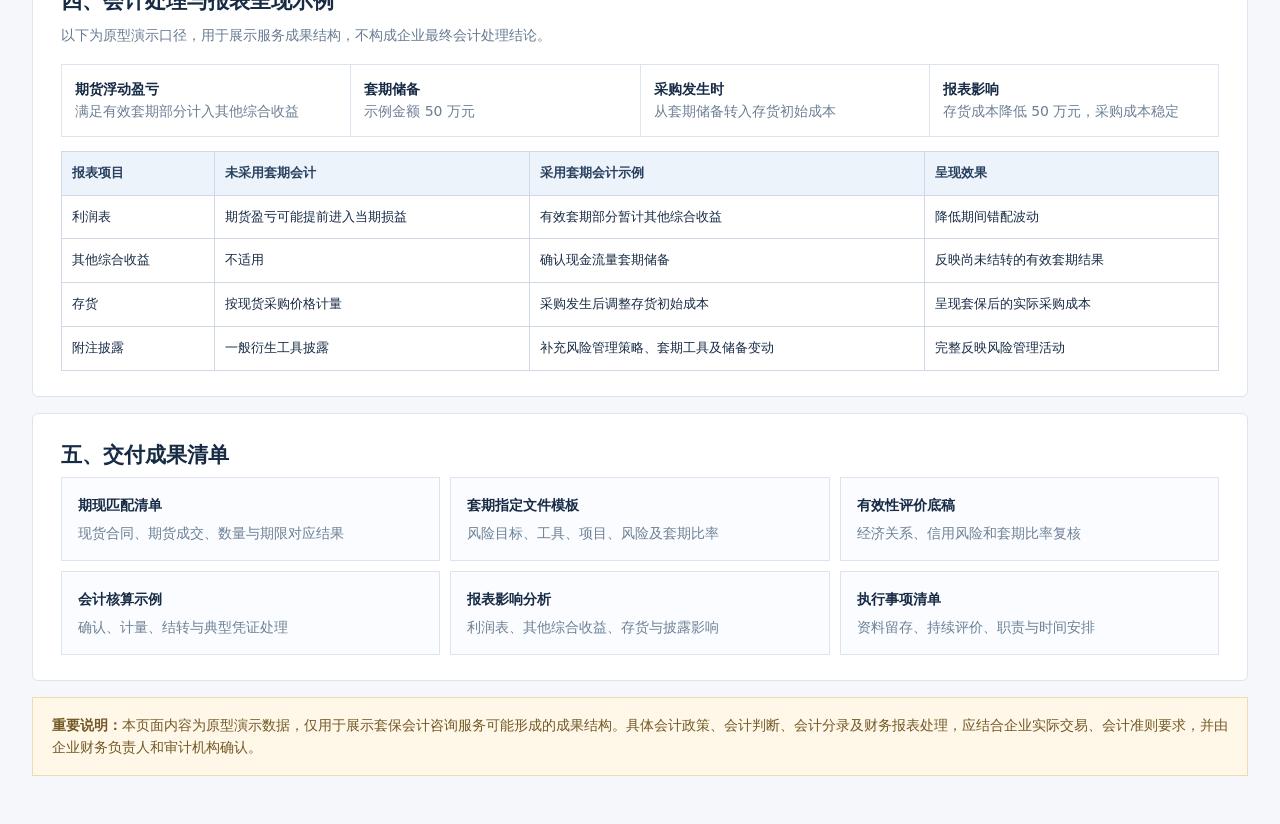
<file: hengyan-platform-local/basic-service/hedge-accounting-result.html>
<!doctype html><html lang="zh-CN"><head><meta charset="utf-8"><meta name="viewport" content="width=device-width,initial-scale=1"><title>套保会计成果示例｜产业服务平台</title><style>
:root{--b:#075fe6;--i:#172b45;--m:#687b92;--l:#dce5ef;--bg:#f3f6fa;--red:#c83d3d;--green:#16835f}*{box-sizing:border-box}body{margin:0;background:var(--bg);color:var(--i);font:14px/1.65 "Microsoft YaHei",sans-serif}.top{height:34px;padding:0 5vw;display:flex;align-items:center;justify-content:space-between;background:#fff;color:#78889b;border-bottom:1px solid #e7ebf0}.header{height:72px;padding:0 5vw;display:flex;align-items:center;background:#fff;border-bottom:1px solid var(--l)}.logo{display:flex;align-items:center;gap:10px}.mark{padding:9px 7px;background:var(--b);color:#fff}.logo b{font-size:19px}.logo em{padding:3px 7px;background:#edf4ff;color:var(--b);font-style:normal}.header nav{display:flex;gap:27px;margin-left:52px}.header a{color:#34465b;text-decoration:none}.header .active{color:var(--b);font-weight:700}.work{margin-left:auto;border:0;background:var(--b);color:#fff;padding:12px 20px}.crumb,main{width:calc(100% - 64px);max-width:1380px;margin:auto}.crumb{padding:16px 0;color:#78889b}.crumb a{color:var(--b);text-decoration:none}.report-head{display:flex;justify-content:space-between;gap:24px;padding:28px 32px;background:#fff;border-top:3px solid var(--b);border-left:1px solid var(--l);border-right:1px solid var(--l);border-bottom:1px solid var(--l)}.report-head small{color:var(--b)}.report-head h1{margin:5px 0;font-size:27px}.report-head p{margin:0;color:var(--m)}.status{min-width:240px;padding-left:24px;border-left:1px solid var(--l)}.status b,.status span{display:block}.status b{color:var(--green);font-size:18px}.toolbar{display:flex;gap:8px;margin:16px 0}.toolbar button{padding:8px 14px;border:1px solid #b8cbe2;background:#fff;color:var(--b);cursor:pointer}.toolbar .primary{background:var(--b);color:#fff}.section{margin-bottom:16px;padding:25px 28px;background:#fff;border:1px solid var(--l)}.section h2{margin:0 0 5px;font-size:21px}.section>p{margin:0 0 18px;color:var(--m)}.summary{display:grid;grid-template-columns:repeat(4,1fr);gap:10px}.summary div{padding:15px;background:#f5f8fc;border-top:2px solid #8fb4e6}.summary b,.summary span{display:block}.summary span{margin-top:4px;color:#6e8095}.conclusion{padding:16px 18px;background:#eef5ff;border-left:3px solid var(--b)}table{width:100%;border-collapse:collapse;font-size:13px}th,td{padding:11px 10px;border:1px solid #cfd9e5;text-align:left;vertical-align:top}th{background:#edf3fb;color:#28415f}.table-group{margin-top:14px}.table-group h3{margin:0 0 8px;font-size:16px}.pair{display:grid;grid-template-columns:1fr 1fr;gap:16px}.entry{display:grid;grid-template-columns:repeat(4,1fr);gap:1px;background:var(--l);border:1px solid var(--l)}.entry div{padding:13px;background:#fff}.entry b,.entry span{display:block}.entry span{color:#6c7f95}.impact{color:var(--red);font-weight:700}.deliverables{display:grid;grid-template-columns:repeat(3,1fr);gap:10px}.deliverables article{padding:16px;border:1px solid var(--l);background:#fafcff}.deliverables b,.deliverables span{display:block}.deliverables span{margin-top:5px;color:#6d8095}.disclaimer{padding:16px 19px;background:#fff8e9;border:1px solid #efdbaf;color:#735824;margin-bottom:48px}@media(max-width:850px){.header nav{display:none}.pair,.summary,.deliverables{grid-template-columns:1fr}.crumb,main{width:calc(100% - 28px)}.report-head{display:block}.status{margin-top:18px;padding:15px 0 0;border-left:0;border-top:1px solid var(--l)}.entry{grid-template-columns:1fr 1fr}.section{overflow:auto}}
</style></head><body><div class="top"><span>国泰君安期货　市场洞察　业务办理</span><span>服务热线 400-800-2026</span></div><header class="header"><div class="logo"><span class="mark">国泰</span><b>产业服务平台</b><em>产业版</em></div><nav><a href="#">首页</a><a href="#">产业咨询</a><a class="active" href="basic-service-home.html">基础服务</a><a href="#">智能交易</a><a href="#">投研支持</a></nav><button class="work">我的工作台</button></header><div class="crumb"><a href="basic-service-home.html">基础服务</a>　›　<a href="consulting-center.html">咨询服务中心</a>　›　<a href="hedge-accounting-service.html">套保会计咨询服务</a>　›　<b>成果示例</b></div><main><section class="report-head"><div><small>成果示例 · 套保会计实施建议书</small><h1>华辰化工聚乙烯采购套保会计分析</h1><p>申请编号 KJ20260825001　｜　服务周期 2026-08-12—2026-08-25　｜　成果版本 V1.0</p></div><aside class="status"><span>交付状态</span><b>已完成</b><span>服务顾问：林嘉宁</span></aside></section><div class="toolbar"><button data-go="hedge-accounting-service.html">返回服务介绍</button><button data-go="hedge-accounting-apply.html">再次申请</button><button class="primary" data-demo>下载完整报告</button></div><section class="section"><h2>一、整体结论</h2><p>基于企业采购合同、期货交易及风险管理资料形成的示例判断。</p><div class="conclusion"><b>初步具备现金流量套期会计应用基础。</b>现货采购预期交易与期货空头平仓收益在风险方向、数量口径及主要期限上具有对应关系；建议补充正式套期指定文件，并持续评价套期比率及基差风险。</div><div class="summary"><div><b>套期类型</b><span>现金流量套期</span></div><div><b>被套期风险</b><span>原材料采购价格风险</span></div><div><b>匹配比例</b><span>100%（示例）</span></div><div><b>评价结论</b><span>经济关系基本成立</span></div></div></section><section class="section"><h2>二、期现匹配结果</h2><p>系统匹配与人工复核相结合，展示现货合同和期货交易的对应关系。</p><div class="table-group"><h3>现货采购信息</h3><table><thead><tr><th>货物品名</th><th>数量</th><th>预计交货时间</th><th>交货地点</th><th>合同定价</th></tr></thead><tbody><tr><td>聚乙烯</td><td>1,000 吨</td><td>2026-09-10 前</td><td>张家港</td><td>期货结算价 + 100 元/吨</td></tr></tbody></table></div><div class="table-group"><h3>期货套保信息</h3><table><thead><tr><th>期货合约</th><th>操作方向</th><th>开仓数量</th><th>开仓价格</th><th>平仓数量</th><th>平仓价格</th><th>结束时间</th></tr></thead><tbody><tr><td>L2609</td><td>买入开仓</td><td>200 手</td><td>8,500 元/吨</td><td>200 手</td><td>9,000 元/吨</td><td>2026-09-05</td></tr></tbody></table></div><div class="table-group"><h3>期现合并效果</h3><table><thead><tr><th>现货合同结算价格</th><th>期货套保盈亏</th><th>期货套保盈亏金额</th><th>套保后采购成本</th></tr></thead><tbody><tr><td>9,100 元/吨</td><td>+500 元/吨</td><td>50 万元</td><td><b>8,600 元/吨</b></td></tr></tbody></table></div></section><section class="section"><h2>三、套期关系指定与有效性评价</h2><div class="pair"><div><table><tbody><tr><th>风险管理目标</th><td>管理聚乙烯预期采购价格上涨风险</td></tr><tr><th>被套期项目</th><td>1,000 吨聚乙烯的高度可能预期采购</td></tr><tr><th>套期工具</th><td>200 手 L2609 期货合约</td></tr><tr><th>被套期风险</th><td>基准期货价格变动风险</td></tr><tr><th>套期比率</th><td>1:1（按合同换算口径）</td></tr></tbody></table></div><div><table><tbody><tr><th>经济关系</th><td>期货价格与采购定价基础存在明确关联</td></tr><tr><th>信用风险</th><td>预计不主导价值变动</td></tr><tr><th>数量关系</th><td>合同数量与合约乘数换算后基本匹配</td></tr><tr><th>基差风险</th><td class="impact">需持续关注地区、品质和时间差异</td></tr><tr><th>评价频率</th><td>每月及发生重大变化时复核</td></tr></tbody></table></div></div></section><section class="section"><h2>四、会计处理与报表呈现示例</h2><p>以下为原型演示口径，用于展示服务成果结构，不构成企业最终会计处理结论。</p><div class="entry"><div><b>期货浮动盈亏</b><span>满足有效套期部分计入其他综合收益</span></div><div><b>套期储备</b><span>示例金额 50 万元</span></div><div><b>采购发生时</b><span>从套期储备转入存货初始成本</span></div><div><b>报表影响</b><span>存货成本降低 50 万元，采购成本稳定</span></div></div><div class="table-group"><table><thead><tr><th>报表项目</th><th>未采用套期会计</th><th>采用套期会计示例</th><th>呈现效果</th></tr></thead><tbody><tr><td>利润表</td><td>期货盈亏可能提前进入当期损益</td><td>有效套期部分暂计其他综合收益</td><td>降低期间错配波动</td></tr><tr><td>其他综合收益</td><td>不适用</td><td>确认现金流量套期储备</td><td>反映尚未结转的有效套期结果</td></tr><tr><td>存货</td><td>按现货采购价格计量</td><td>采购发生后调整存货初始成本</td><td>呈现套保后的实际采购成本</td></tr><tr><td>附注披露</td><td>一般衍生工具披露</td><td>补充风险管理策略、套期工具及储备变动</td><td>完整反映风险管理活动</td></tr></tbody></table></div></section><section class="section"><h2>五、交付成果清单</h2><div class="deliverables"><article><b>期现匹配清单</b><span>现货合同、期货成交、数量与期限对应结果</span></article><article><b>套期指定文件模板</b><span>风险目标、工具、项目、风险及套期比率</span></article><article><b>有效性评价底稿</b><span>经济关系、信用风险和套期比率复核</span></article><article><b>会计核算示例</b><span>确认、计量、结转与典型凭证处理</span></article><article><b>报表影响分析</b><span>利润表、其他综合收益、存货与披露影响</span></article><article><b>执行事项清单</b><span>资料留存、持续评价、职责与时间安排</span></article></div></section><div class="disclaimer"><b>重要说明：</b>本页面内容为原型演示数据，仅用于展示套保会计咨询服务可能形成的成果结构。具体会计政策、会计判断、会计分录及财务报表处理，应结合企业实际交易、会计准则要求，并由企业财务负责人和审计机构确认。</div></main><script>document.addEventListener('click',e=>{const go=e.target.closest('[data-go]')?.dataset.go;if(go)location.href=go;if(e.target.closest('[data-demo]'))alert('原型演示：完整报告下载功能将在正式服务中提供')})</script><script src="service-navigation.js?v=20260825-4"></script></body></html>
</file>
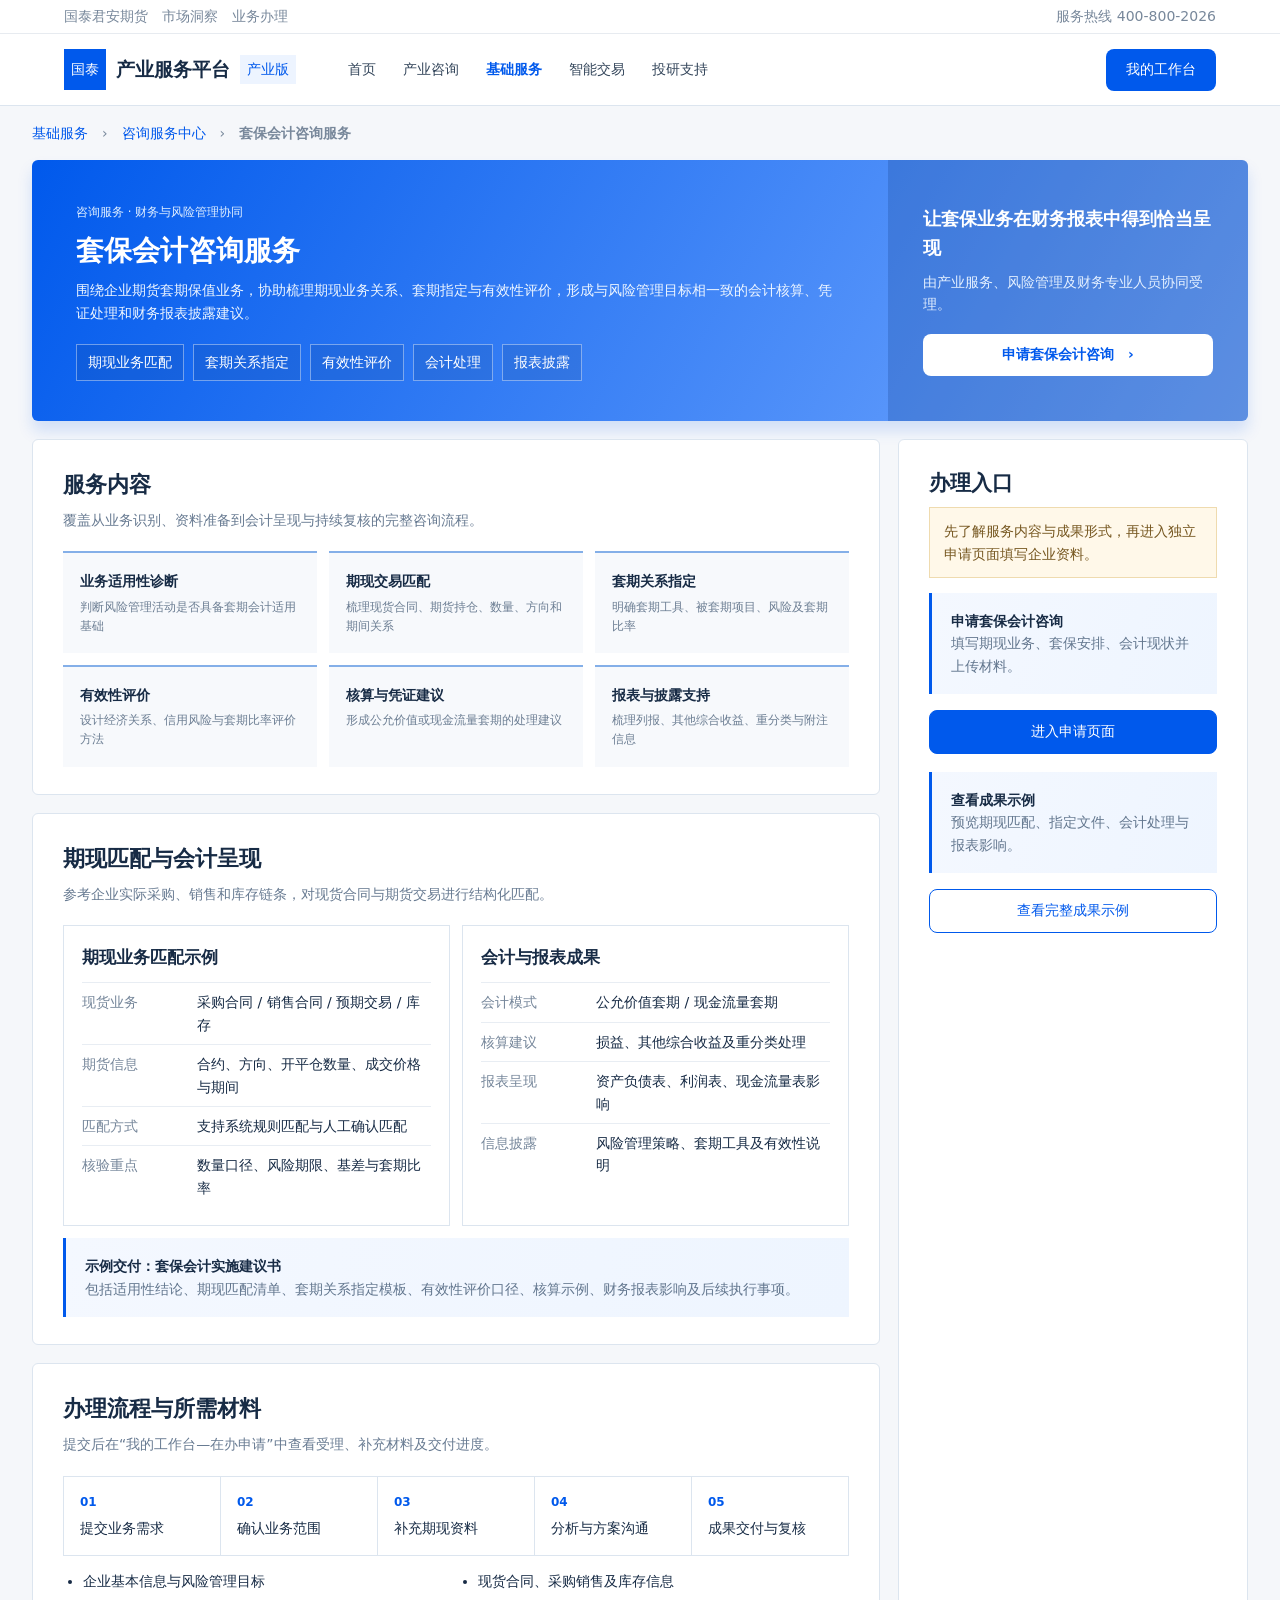
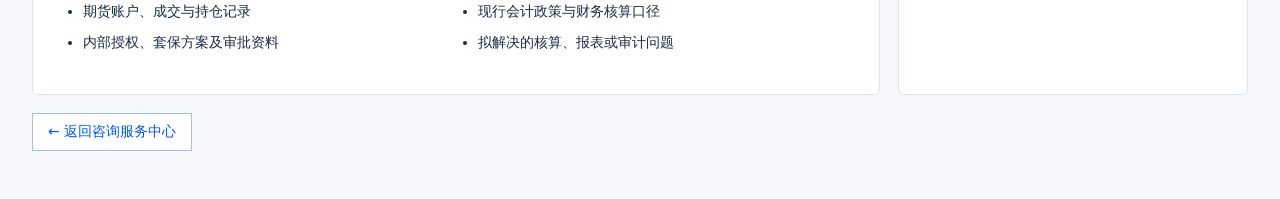
<file: hengyan-platform-local/basic-service/hedge-accounting-service.html>
<!doctype html><html lang="zh-CN"><head><meta charset="utf-8"><meta name="viewport" content="width=device-width,initial-scale=1"><title>套保会计咨询服务｜产业服务平台</title><style>
:root{--b:#075fe6;--i:#172b45;--m:#687b92;--l:#dce5ef;--bg:#f3f6fa}*{box-sizing:border-box}body{margin:0;background:var(--bg);color:var(--i);font:14px/1.7 "Microsoft YaHei",sans-serif}.top{height:34px;padding:0 5vw;display:flex;align-items:center;justify-content:space-between;background:#fff;color:#78889b;border-bottom:1px solid #e7ebf0}.header{height:72px;padding:0 5vw;display:flex;align-items:center;background:#fff;border-bottom:1px solid var(--l)}.logo{display:flex;align-items:center;gap:10px;cursor:pointer}.mark{padding:9px 7px;background:var(--b);color:#fff}.logo b{font-size:19px}.logo em{padding:3px 7px;background:#edf4ff;color:var(--b);font-style:normal}.header nav{display:flex;gap:27px;margin-left:52px}.header a{color:#34465b;text-decoration:none}.header .active{color:var(--b);font-weight:700}.work{margin-left:auto;border:0;background:var(--b);color:#fff;padding:12px 20px;cursor:pointer}.crumb,main{width:calc(100% - 64px);max-width:1380px;margin:auto}.crumb{padding:16px 0;color:#78889b}.crumb a{color:var(--b);text-decoration:none}.hero{display:grid;grid-template-columns:minmax(0,1fr) 360px;background:linear-gradient(118deg,#075fe6,#3b83df 70%,#83b8ed);color:#fff;overflow:hidden}.hero-copy{padding:40px 44px}.hero small{color:#e0efff}.hero h1{font-size:32px;margin:8px 0}.hero p{max-width:790px;margin:6px 0 20px;color:#eef6ff;font-size:15px}.hero-tags{display:flex;gap:9px;flex-wrap:wrap}.hero-tags span{padding:6px 11px;border:1px solid rgba(255,255,255,.4);background:rgba(19,67,144,.18)}.hero-side{padding:35px;background:rgba(17,63,134,.25);display:flex;flex-direction:column;justify-content:center}.hero-side b{font-size:18px}.hero-side span{margin:8px 0 18px;color:#e4f0ff}.hero-side button{border:0;background:#fff;color:var(--b);padding:12px 18px;font-weight:700;cursor:pointer}.layout{display:grid;grid-template-columns:minmax(0,1fr) 350px;gap:18px;margin-top:18px}.panel{background:#fff;border:1px solid var(--l);padding:27px 30px}.panel h2{margin:0 0 7px;font-size:22px}.panel>p{margin:0 0 20px;color:var(--m)}.scope{display:grid;grid-template-columns:repeat(3,1fr);gap:12px}.scope article{padding:17px;background:#f7f9fc;border-top:2px solid #84afe8}.scope b,.scope span{display:block}.scope span{margin-top:5px;color:#6c7e93;font-size:12px}.process{display:grid;grid-template-columns:repeat(5,1fr);gap:1px;background:var(--l);border:1px solid var(--l)}.process div{padding:16px;background:#fff}.process b{display:block;color:var(--b);font-size:12px}.process span{display:block;margin-top:5px}.accounting{margin-top:18px}.accounting-grid{display:grid;grid-template-columns:1fr 1fr;gap:12px}.accounting-card{border:1px solid var(--l);padding:18px}.accounting-card h3{margin:0 0 11px;font-size:17px}.accounting-card dl{display:grid;grid-template-columns:115px 1fr;margin:0}.accounting-card dt,.accounting-card dd{padding:8px 0;border-top:1px solid #e8edf3}.accounting-card dt{color:#75869a}.accounting-card dd{margin:0}.result{margin-top:12px;padding:17px 19px;background:linear-gradient(110deg,#f4f8ff,#eef5ff);border-left:3px solid var(--b)}.result b,.result span{display:block}.result span{color:#62768e}.form{position:sticky;top:18px}.form h2{font-size:21px}.form-note{padding:12px 14px;background:#fff8e9;border:1px solid #efdbaf;color:#765720;margin-bottom:15px}.fields{display:grid;grid-template-columns:1fr 1fr;gap:12px}.field{display:flex;flex-direction:column;gap:5px}.field.full{grid-column:1/3}.field label{color:#65778d}.field input,.field select,.field textarea{width:100%;border:1px solid #cfdbe8;padding:10px 11px;background:#fff;color:var(--i);font:inherit}.field textarea{height:92px;resize:vertical}.upload{border:1px dashed #a9bfda;padding:13px;color:#627791;background:#f8fbff;cursor:pointer}.actions{display:flex;gap:9px;margin-top:16px}.actions button{flex:1;padding:12px;border:1px solid var(--b);cursor:pointer}.save{background:#fff;color:var(--b)}.submit{background:var(--b);color:#fff}.materials{margin-top:18px}.materials ul{display:grid;grid-template-columns:1fr 1fr;gap:8px 24px;padding-left:20px}.back{display:inline-block;margin:18px 0 48px;border:1px solid #a8bdd8;background:#fff;color:var(--b);padding:9px 15px;cursor:pointer}.toast{position:fixed;left:50%;bottom:28px;transform:translate(-50%,20px);opacity:0;background:#203a5d;color:#fff;padding:11px 18px;transition:.2s;z-index:20}.toast.show{opacity:1;transform:translate(-50%,0)}@media(max-width:1000px){.hero,.layout{grid-template-columns:1fr}.form{position:static}.scope{grid-template-columns:1fr 1fr}.process{grid-template-columns:1fr}.accounting-grid{grid-template-columns:1fr}}@media(max-width:720px){.header nav{display:none}.crumb,main{width:calc(100% - 28px)}.scope,.fields{grid-template-columns:1fr}.field.full{grid-column:auto}}
</style></head><body><div class="top"><span>国泰君安期货　市场洞察　业务办理</span><span>服务热线 400-800-2026</span></div><header class="header"><div class="logo" data-go="basic-service-home.html"><span class="mark">国泰</span><b>产业服务平台</b><em>产业版</em></div><nav><a href="#">首页</a><a href="#">产业咨询</a><a class="active" href="basic-service-home.html">基础服务</a><a href="#">智能交易</a><a href="#">投研支持</a></nav><button class="work" data-go="index.html#workbench">我的工作台</button></header><div class="crumb"><a href="basic-service-home.html">基础服务</a>　›　<a href="consulting-center.html">咨询服务中心</a>　›　<b>套保会计咨询服务</b></div><main><section class="hero"><div class="hero-copy"><small>咨询服务 · 财务与风险管理协同</small><h1>套保会计咨询服务</h1><p>围绕企业期货套期保值业务，协助梳理期现业务关系、套期指定与有效性评价，形成与风险管理目标相一致的会计核算、凭证处理和财务报表披露建议。</p><div class="hero-tags"><span>期现业务匹配</span><span>套期关系指定</span><span>有效性评价</span><span>会计处理</span><span>报表披露</span></div></div><aside class="hero-side"><b>让套保业务在财务报表中得到恰当呈现</b><span>由产业服务、风险管理及财务专业人员协同受理。</span><button data-go="hedge-accounting-apply.html">申请套保会计咨询　›</button></aside></section><div class="layout"><div><section class="panel"><h2>服务内容</h2><p>覆盖从业务识别、资料准备到会计呈现与持续复核的完整咨询流程。</p><div class="scope"><article><b>业务适用性诊断</b><span>判断风险管理活动是否具备套期会计适用基础</span></article><article><b>期现交易匹配</b><span>梳理现货合同、期货持仓、数量、方向和期间关系</span></article><article><b>套期关系指定</b><span>明确套期工具、被套期项目、风险及套期比率</span></article><article><b>有效性评价</b><span>设计经济关系、信用风险与套期比率评价方法</span></article><article><b>核算与凭证建议</b><span>形成公允价值或现金流量套期的处理建议</span></article><article><b>报表与披露支持</b><span>梳理列报、其他综合收益、重分类与附注信息</span></article></div></section><section class="panel accounting"><h2>期现匹配与会计呈现</h2><p>参考企业实际采购、销售和库存链条，对现货合同与期货交易进行结构化匹配。</p><div class="accounting-grid"><article class="accounting-card"><h3>期现业务匹配示例</h3><dl><dt>现货业务</dt><dd>采购合同 / 销售合同 / 预期交易 / 库存</dd><dt>期货信息</dt><dd>合约、方向、开平仓数量、成交价格与期间</dd><dt>匹配方式</dt><dd>支持系统规则匹配与人工确认匹配</dd><dt>核验重点</dt><dd>数量口径、风险期限、基差与套期比率</dd></dl></article><article class="accounting-card"><h3>会计与报表成果</h3><dl><dt>会计模式</dt><dd>公允价值套期 / 现金流量套期</dd><dt>核算建议</dt><dd>损益、其他综合收益及重分类处理</dd><dt>报表呈现</dt><dd>资产负债表、利润表、现金流量表影响</dd><dt>信息披露</dt><dd>风险管理策略、套期工具及有效性说明</dd></dl></article></div><div class="result"><b>示例交付：套保会计实施建议书</b><span>包括适用性结论、期现匹配清单、套期关系指定模板、有效性评价口径、核算示例、财务报表影响及后续执行事项。</span></div></section><section class="panel materials"><h2>办理流程与所需材料</h2><p>提交后在“我的工作台—在办申请”中查看受理、补充材料及交付进度。</p><div class="process"><div><b>01</b><span>提交业务需求</span></div><div><b>02</b><span>确认业务范围</span></div><div><b>03</b><span>补充期现资料</span></div><div><b>04</b><span>分析与方案沟通</span></div><div><b>05</b><span>成果交付与复核</span></div></div><ul><li>企业基本信息与风险管理目标</li><li>现货合同、采购销售及库存信息</li><li>期货账户、成交与持仓记录</li><li>现行会计政策与财务核算口径</li><li>内部授权、套保方案及审批资料</li><li>拟解决的核算、报表或审计问题</li></ul></section></div><aside class="panel form"><h2>办理入口</h2><div class="form-note">先了解服务内容与成果形式，再进入独立申请页面填写企业资料。</div><div class="result"><b>申请套保会计咨询</b><span>填写期现业务、套保安排、会计现状并上传材料。</span></div><div class="actions"><button class="submit" data-go="hedge-accounting-apply.html">进入申请页面</button></div><div class="result" style="margin-top:18px"><b>查看成果示例</b><span>预览期现匹配、指定文件、会计处理与报表影响。</span></div><div class="actions"><button class="save" data-go="hedge-accounting-result.html">查看完整成果示例</button></div></aside></div><button class="back" data-go="consulting-center.html">← 返回咨询服务中心</button></main><div class="toast" id="toast"></div><script>document.addEventListener('click',e=>{const go=e.target.closest('[data-go]')?.dataset.go;if(go)location.href=go})</script><script src="service-navigation.js?v=20260825-3"></script></body></html>
</file>
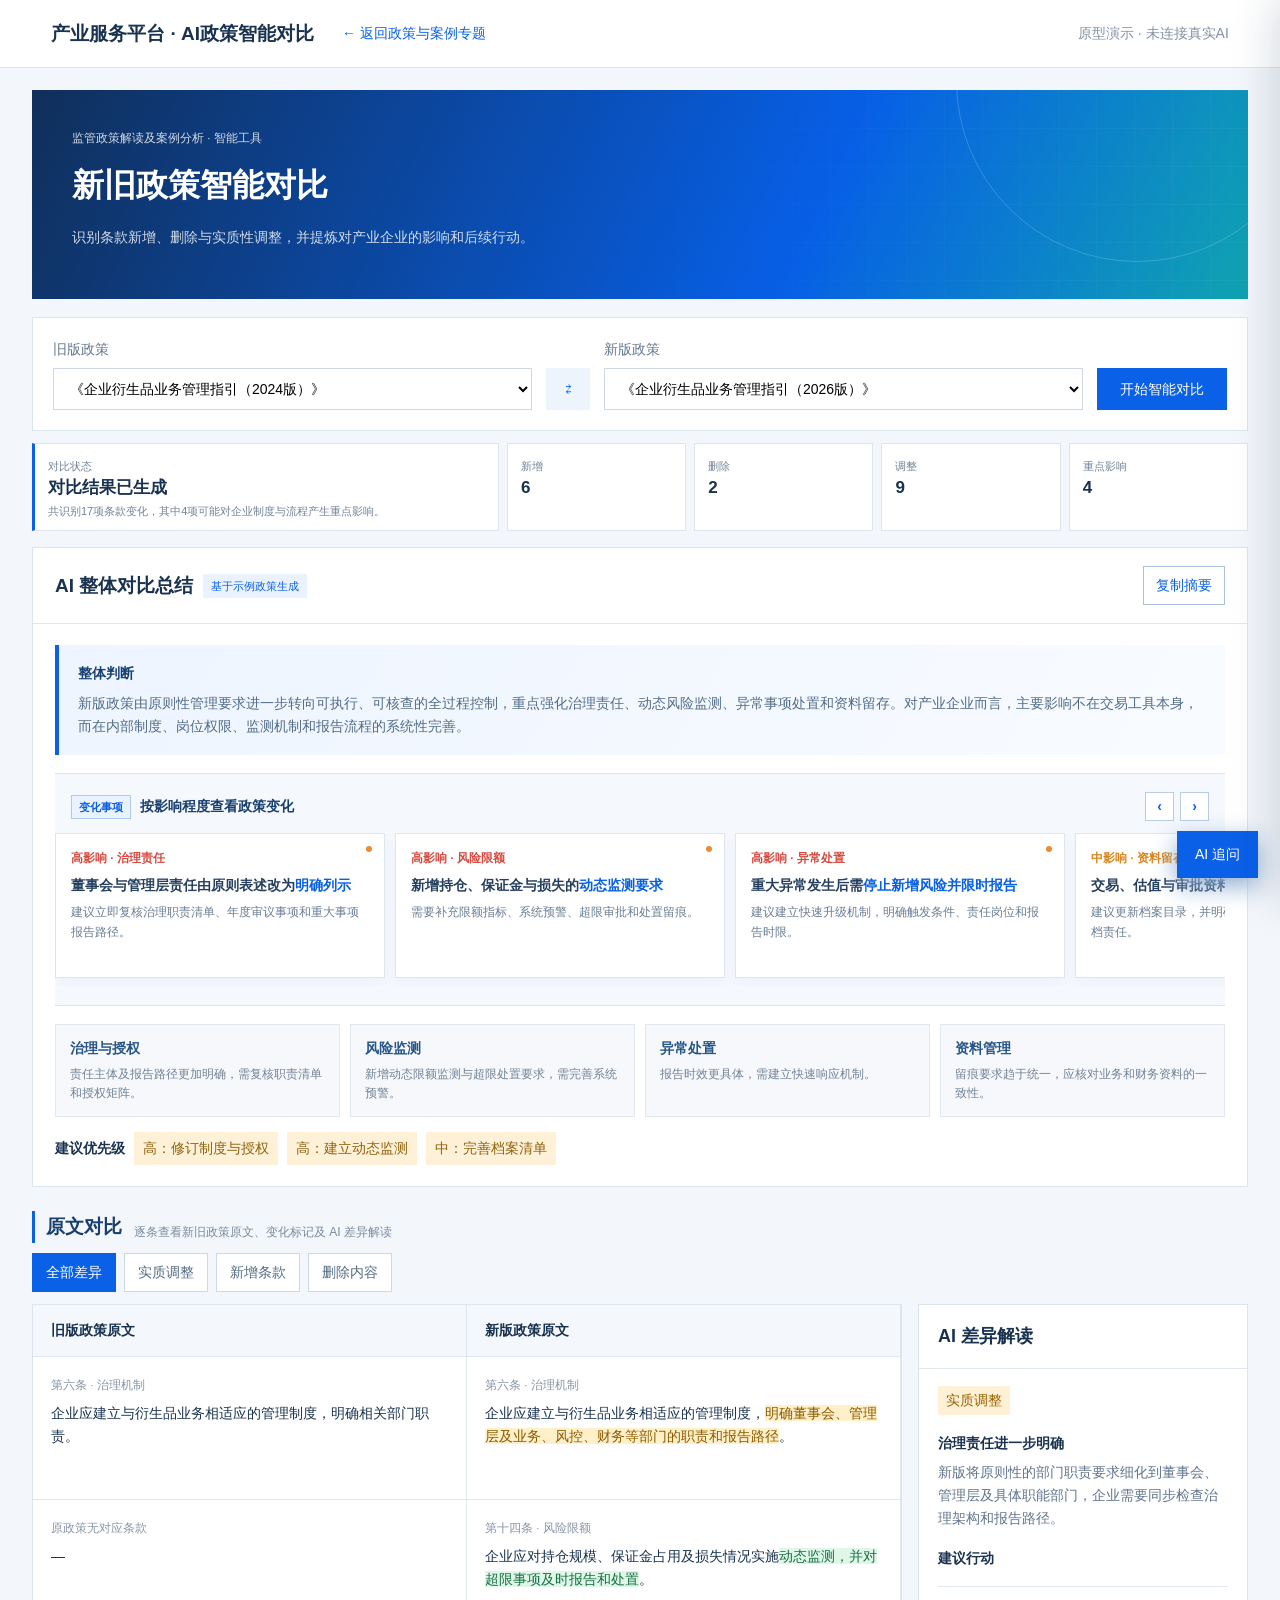
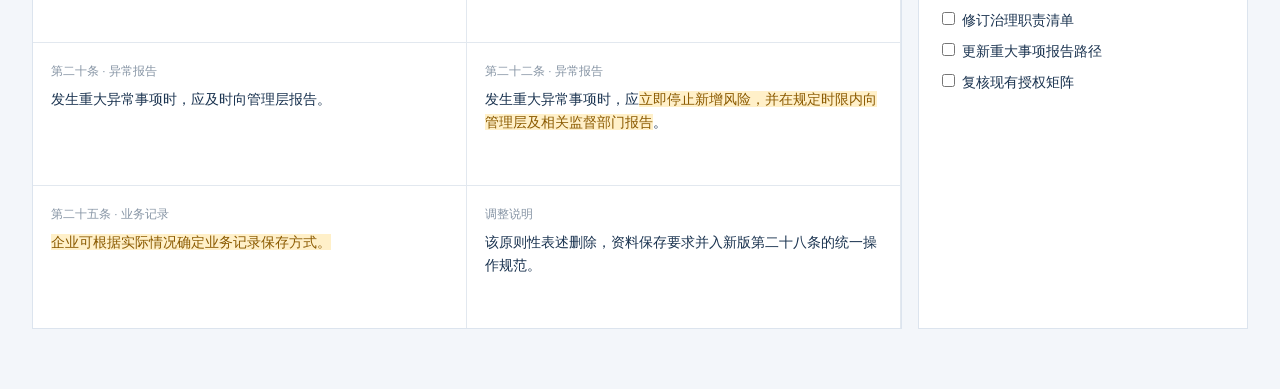
<file: hengyan-platform-local/basic-service/policy-ai-compare.html>
<!doctype html>
<html lang="zh-CN"><head><meta charset="utf-8"><meta name="viewport" content="width=device-width,initial-scale=1"><title>AI政策智能对比</title>
<style>
*{box-sizing:border-box}body{margin:0;background:#f3f6fa;color:#19324f;font:14px/1.65 "Microsoft YaHei",sans-serif}button,select{font:inherit}.top{height:68px;background:#fff;border-bottom:1px solid #dce4ee;display:flex;align-items:center;padding:0 max(4vw,28px);gap:28px}.brand{font-size:19px;font-weight:700}.top a{color:#0b60e8;text-decoration:none}.top span{margin-left:auto;color:#8291a3}.page{width:min(1440px,calc(100% - 64px));margin:22px auto 60px}
.intro{position:relative;overflow:hidden;min-height:190px;padding:36px 40px;background:linear-gradient(115deg,#102f5a,#075fe6 64%,#10a3b1);color:#fff}.intro:before{content:"";position:absolute;width:360px;height:360px;border:1px solid rgba(255,255,255,.18);border-radius:50%;right:-70px;top:-190px}.intro:after{content:"";position:absolute;inset:0;opacity:.12;background-image:linear-gradient(rgba(255,255,255,.3) 1px,transparent 1px),linear-gradient(90deg,rgba(255,255,255,.3) 1px,transparent 1px);background-size:38px 38px;mask-image:linear-gradient(90deg,transparent 45%,#000)}.intro>*{position:relative;z-index:1}.intro h1{margin:10px 0 7px;font-size:32px}.intro p,.intro small{opacity:.82}
.picker{display:grid;grid-template-columns:1fr 44px 1fr auto;gap:14px;align-items:end;margin-top:18px;padding:20px;background:#fff;border:1px solid #dce4ee}.field label{display:block;margin-bottom:7px;color:#64778f}.field select{width:100%;height:42px;border:1px solid #cfd9e5;padding:0 12px;background:#fff}.swap{height:42px;border:0;background:#eef4fc;color:#0b60e8}.run{height:42px;padding:0 23px;border:0;background:#0b60e8;color:#fff;cursor:pointer}.summary{display:grid;grid-template-columns:1.25fr repeat(4,.48fr);gap:8px;margin-top:12px}.summary>div{background:#fff;border:1px solid #dde5ee;padding:10px 13px}.summary .lead{border-left:3px solid #0b60e8}.summary b{display:block;font-size:17px;line-height:1.35}.summary span{color:#728398;font-size:11px}.summary p{margin:4px 0 0;color:#718297;font-size:11px;line-height:1.45}
.overall{margin-top:16px;background:#fff;border:1px solid #dce4ee}.overall-head{display:flex;align-items:center;gap:10px;padding:18px 22px;border-bottom:1px solid #e2e8ef}.overall-head h2{margin:0;font-size:19px}.overall-head span{padding:3px 8px;background:#eaf2ff;color:#0b60e8;font-size:11px}.overall-head button{margin-left:auto;border:1px solid #aac2df;background:#fff;color:#0b60e8;padding:7px 12px;cursor:pointer}.overall-body{padding:21px 22px}.conclusion{padding:17px 19px;background:linear-gradient(120deg,#eef5ff,#f8fbff);border-left:4px solid #0b60e8}.conclusion b{display:block;margin-bottom:7px;color:#173f70}.conclusion p{margin:0;color:#526c88}.findings{display:grid;grid-template-columns:repeat(4,1fr);gap:10px;margin-top:18px}.finding{padding:12px 14px;background:#f6f8fb;border:1px solid #e1e7ee}.finding b,.finding span{display:block}.finding b{color:#265587}.finding span{margin-top:4px;color:#718297;font-size:12px}.priority{display:flex;gap:9px;align-items:center;margin-top:15px}.priority span{padding:5px 9px;background:#fff1d8;color:#8e620c}
.critical{margin-top:18px;padding:18px 0;background:#f5f8fd;border-top:1px solid #dbe5f1;border-bottom:1px solid #dbe5f1}.critical-title{display:flex;align-items:center;gap:9px;margin:0 16px 12px;color:#193f6f;font-weight:700}.critical-title>span{padding:2px 7px;background:#eaf2ff;border:1px solid #afcbed;color:#075fe6;font-size:11px}.critical-nav{margin-left:auto;display:flex;gap:6px}.critical-nav button{width:29px;height:29px;border:1px solid #b9cce3;background:#fff;color:#075fe6;cursor:pointer}.critical-grid{display:flex;gap:10px;overflow-x:auto;padding:0 16px 9px;scroll-behavior:smooth;scroll-snap-type:x mandatory;scrollbar-width:thin}.critical-item{position:relative;flex:0 0 330px;min-height:145px;padding:14px 15px;background:#fff;border:1px solid #dfe5ec;box-shadow:0 4px 12px rgba(40,86,145,.04);scroll-snap-align:start}.critical-item:before{content:"";position:absolute;right:12px;top:12px;width:6px;height:6px;border-radius:50%;background:#ef8a34}.critical-item small,.critical-item b,.critical-item em{display:block}.critical-item small{font-weight:700}.critical-item.high small{color:#d4493f}.critical-item.medium small{color:#d98318}.critical-item.low small{color:#30816a}.critical-item b{margin:6px 14px 6px 0;color:#253f5f}.critical-item em{color:#697d93;font-size:12px;font-style:normal}.critical-item strong{color:#075fe6}
.compare-section-title{display:flex;align-items:flex-end;gap:12px;margin:24px 0 10px;padding-left:11px;border-left:3px solid #0b60e8}.compare-section-title h2{margin:0;font-size:19px;color:#193f6f}.compare-section-title span{color:#7a8b9e;font-size:12px}.filters{display:flex;gap:8px;margin:0 0 12px}.filters button{border:1px solid #cdd9e7;background:#fff;color:#536b84;padding:7px 13px;cursor:pointer}.filters button.active{background:#0b60e8;color:#fff;border-color:#0b60e8}.workspace{display:grid;grid-template-columns:minmax(0,1fr) 330px;gap:16px}.compare{background:#fff;border:1px solid #dce4ee}.compare-head,.change{display:grid;grid-template-columns:1fr 1fr}.compare-head div{padding:14px 18px;background:#f4f7fb;border-right:1px solid #dce4ee;font-weight:700}.change{border-top:1px solid #e2e8ef;cursor:pointer}.change.hidden{display:none}.clause{padding:18px;border-right:1px solid #e2e8ef;min-height:142px}.clause small{display:block;color:#8795a5;margin-bottom:8px}.clause mark{background:#fff0c9;color:#8b5a00}.clause.add mark{background:#dff6e9;color:#187144}.analysis{position:sticky;top:16px;background:#fff;border:1px solid #dce4ee}.analysis h2{margin:0;padding:17px 19px;border-bottom:1px solid #e1e7ee;font-size:18px}.analysis-body{padding:17px 19px}.badge{display:inline-block;padding:3px 8px;background:#fff1d5;color:#996000}.analysis h3{font-size:14px;margin:17px 0 5px}.analysis p{margin:0;color:#61758d}.tasks{margin-top:16px;padding-top:14px;border-top:1px solid #e2e8ef}.tasks label{display:block;margin:8px 0}
.ai-toggle{position:fixed;right:22px;bottom:22px;border:0;background:#0b60e8;color:#fff;padding:12px 18px;box-shadow:0 8px 25px #8eadd1;cursor:pointer}.drawer{position:fixed;right:-390px;top:0;width:380px;height:100vh;background:#fff;z-index:10;box-shadow:-15px 0 40px rgba(22,50,86,.18);transition:.25s;display:flex;flex-direction:column}.drawer.open{right:0}.drawer-head{padding:18px;border-bottom:1px solid #e0e7ef;display:flex;justify-content:space-between}.drawer-head button{border:0;background:none;font-size:22px}.chat{padding:18px;overflow:auto;flex:1}.bubble{margin-bottom:12px;padding:12px 14px;background:#f1f5fa}.bubble.ai{border-left:3px solid #0b60e8}.prompts{padding:12px 16px;border-top:1px solid #e1e7ee}.prompts button{width:100%;margin:4px 0;border:1px solid #d6e0eb;background:#fff;padding:8px;text-align:left;cursor:pointer}@media(max-width:900px){.picker,.summary,.workspace,.overall-body,.critical-grid{grid-template-columns:1fr}.compare-head,.change{grid-template-columns:1fr}.analysis{position:static}.drawer{width:92%}.priority{align-items:flex-start;flex-direction:column}}
</style></head><body>
<header class="top"><div class="brand">产业服务平台 · AI政策智能对比</div><a href="basic-service-home.html#content/policy-center">← 返回政策与案例专题</a><span>原型演示 · 未连接真实AI</span></header>
<main class="page"><section class="intro"><small>监管政策解读及案例分析 · 智能工具</small><h1>新旧政策智能对比</h1><p>识别条款新增、删除与实质性调整，并提炼对产业企业的影响和后续行动。</p></section>
<section class="picker"><div class="field"><label>旧版政策</label><select><option>《企业衍生品业务管理指引（2024版）》</option><option>选择本地政策文件（演示）</option></select></div><button class="swap">⇄</button><div class="field"><label>新版政策</label><select><option>《企业衍生品业务管理指引（2026版）》</option><option>选择本地政策文件（演示）</option></select></div><button class="run" id="run">开始智能对比</button></section>
<section class="summary"><div class="lead"><span>对比状态</span><b id="status">对比结果已生成</b><p>共识别17项条款变化，其中4项可能对企业制度与流程产生重点影响。</p></div><div><span>新增</span><b>6</b></div><div><span>删除</span><b>2</b></div><div><span>调整</span><b>9</b></div><div><span>重点影响</span><b>4</b></div></section>
<section class="overall"><div class="overall-head"><h2>AI 整体对比总结</h2><span>基于示例政策生成</span><button id="copy-summary">复制摘要</button></div><div class="overall-body"><div class="conclusion"><b>整体判断</b><p>新版政策由原则性管理要求进一步转向可执行、可核查的全过程控制，重点强化治理责任、动态风险监测、异常事项处置和资料留存。对产业企业而言，主要影响不在交易工具本身，而在内部制度、岗位权限、监测机制和报告流程的系统性完善。</p></div><div class="critical"><div class="critical-title"><span>变化事项</span>按影响程度查看政策变化<div class="critical-nav"><button data-critical-nav="prev">‹</button><button data-critical-nav="next">›</button></div></div><div class="critical-grid"><div class="critical-item high"><small>高影响 · 治理责任</small><b>董事会与管理层责任由原则表述改为<strong>明确列示</strong></b><em>建议立即复核治理职责清单、年度审议事项和重大事项报告路径。</em></div><div class="critical-item high"><small>高影响 · 风险限额</small><b>新增持仓、保证金与损失的<strong>动态监测要求</strong></b><em>需要补充限额指标、系统预警、超限审批和处置留痕。</em></div><div class="critical-item high"><small>高影响 · 异常处置</small><b>重大异常发生后需<strong>停止新增风险并限时报告</strong></b><em>建议建立快速升级机制，明确触发条件、责任岗位和报告时限。</em></div><div class="critical-item medium"><small>中影响 · 资料留存</small><b>交易、估值与审批资料执行<strong>统一留存规范</strong></b><em>建议更新档案目录，并明确业务、财务和合规部门的归档责任。</em></div><div class="critical-item medium"><small>中影响 · 定期报告</small><b>管理层报告增加<strong>限额执行与异常处置</strong>内容</b><em>需要调整定期报告模板和内部数据汇集流程。</em></div><div class="critical-item low"><small>低影响 · 术语调整</small><b>部分业务术语和条款编号进行<strong>规范化调整</strong></b><em>主要影响制度引用和文件表述，不改变现行业务控制逻辑。</em></div></div></div><div class="findings"><div class="finding"><b>治理与授权</b><span>责任主体及报告路径更加明确，需复核职责清单和授权矩阵。</span></div><div class="finding"><b>风险监测</b><span>新增动态限额监测与超限处置要求，需完善系统预警。</span></div><div class="finding"><b>异常处置</b><span>报告时效更具体，需建立快速响应机制。</span></div><div class="finding"><b>资料管理</b><span>留痕要求趋于统一，应核对业务和财务资料的一致性。</span></div></div><div class="priority"><b>建议优先级</b><span>高：修订制度与授权</span><span>高：建立动态监测</span><span>中：完善档案清单</span></div></div></section>
<div class="compare-section-title"><h2>原文对比</h2><span>逐条查看新旧政策原文、变化标记及 AI 差异解读</span></div><div class="filters"><button class="active" data-filter="all">全部差异</button><button data-filter="change">实质调整</button><button data-filter="add">新增条款</button><button data-filter="remove">删除内容</button></div>
<section class="workspace"><div class="compare"><div class="compare-head"><div>旧版政策原文</div><div>新版政策原文</div></div>
<article class="change" data-type="change" data-title="治理责任进一步明确"><div class="clause"><small>第六条 · 治理机制</small>企业应建立与衍生品业务相适应的管理制度，明确相关部门职责。</div><div class="clause"><small>第六条 · 治理机制</small>企业应建立与衍生品业务相适应的管理制度，<mark>明确董事会、管理层及业务、风控、财务等部门的职责和报告路径</mark>。</div></article>
<article class="change" data-type="add" data-title="新增风险限额动态监测"><div class="clause"><small>原政策无对应条款</small>—</div><div class="clause add"><small>第十四条 · 风险限额</small>企业应对持仓规模、保证金占用及损失情况实施<mark>动态监测，并对超限事项及时报告和处置</mark>。</div></article>
<article class="change" data-type="change" data-title="异常事项报告时效调整"><div class="clause"><small>第二十条 · 异常报告</small>发生重大异常事项时，应及时向管理层报告。</div><div class="clause"><small>第二十二条 · 异常报告</small>发生重大异常事项时，应<mark>立即停止新增风险，并在规定时限内向管理层及相关监督部门报告</mark>。</div></article>
<article class="change" data-type="remove" data-title="删除原则性表述并并入操作规范"><div class="clause"><small>第二十五条 · 业务记录</small><mark>企业可根据实际情况确定业务记录保存方式。</mark></div><div class="clause"><small>调整说明</small>该原则性表述删除，资料保存要求并入新版第二十八条的统一操作规范。</div></article></div>
<aside class="analysis"><h2>AI 差异解读</h2><div class="analysis-body"><span class="badge" id="kind">实质调整</span><h3 id="analysis-title">治理责任进一步明确</h3><p id="impact">新版将原则性的部门职责要求细化到董事会、管理层及具体职能部门，企业需要同步检查治理架构和报告路径。</p><h3>建议行动</h3><div class="tasks"><label><input type="checkbox"> 修订治理职责清单</label><label><input type="checkbox"> 更新重大事项报告路径</label><label><input type="checkbox"> 复核现有授权矩阵</label></div></div></aside></section></main>
<button class="ai-toggle" id="ai-toggle">AI 追问</button><aside class="drawer" id="drawer"><div class="drawer-head"><b>政策对比助手</b><button id="close">×</button></div><div class="chat" id="chat"><div class="bubble ai">已完成两份政策的结构化对比。你可以继续询问企业影响、制度修改或管理层摘要。</div></div><div class="prompts"><button>哪些内部制度需要修改？</button><button>生成管理层摘要</button><button>只看对产业企业影响较大的变化</button></div></aside>
<script>
const changes=[...document.querySelectorAll('.change')],filters=[...document.querySelectorAll('[data-filter]')],responses={'哪些内部制度需要修改？':'建议优先修订衍生品业务管理制度、授权审批矩阵、风险限额管理办法和异常事项报告流程。','生成管理层摘要':'新版政策强化了治理责任、动态风险监测和异常报告时效，建议由合规部门牵头开展制度差异评估。','只看对产业企业影响较大的变化':'已为你聚焦治理授权、保证金与限额监测、异常处置和资料留存四类重点变化。'};
filters.forEach(b=>b.onclick=()=>{filters.forEach(x=>x.classList.toggle('active',x===b));changes.forEach(x=>x.classList.toggle('hidden',b.dataset.filter!=='all'&&x.dataset.type!==b.dataset.filter))});changes.forEach(x=>x.onclick=()=>{document.querySelector('#analysis-title').textContent=x.dataset.title;document.querySelector('#kind').textContent=x.dataset.type==='add'?'新增条款':x.dataset.type==='remove'?'删除调整':'实质调整';document.querySelector('#impact').textContent=x.dataset.type==='add'?'新版新增明确控制要求，企业需要补充相应制度条款、监测规则和责任岗位。':x.dataset.type==='remove'?'原有表述已被新的统一规范替代，企业需要避免继续沿用失效或不完整的制度依据。':'该变化提高了要求的明确性和可执行性，企业应检查现有制度与流程是否覆盖新增责任。'});
document.querySelector('#run').onclick=()=>{const s=document.querySelector('#status');s.textContent='AI 正在识别条款差异…';setTimeout(()=>s.textContent='对比结果已生成',700)};document.querySelector('#copy-summary').onclick=e=>{e.target.textContent='摘要已复制（演示）';setTimeout(()=>e.target.textContent='复制摘要',1200)};
const criticalTrack=document.querySelector('.critical-grid');document.querySelectorAll('[data-critical-nav]').forEach(b=>b.onclick=()=>criticalTrack.scrollBy({left:b.dataset.criticalNav==='next'?350:-350,behavior:'smooth'}));
const drawer=document.querySelector('#drawer');document.querySelector('#ai-toggle').onclick=()=>drawer.classList.add('open');document.querySelector('#close').onclick=()=>drawer.classList.remove('open');document.querySelectorAll('.prompts button').forEach(b=>b.onclick=()=>document.querySelector('#chat').insertAdjacentHTML('beforeend','<div class="bubble">'+b.textContent+'</div><div class="bubble ai">'+responses[b.textContent]+'</div>'));
</script></body></html>
</file>
<file: hengyan-platform-local/basic-service/activity-flow.css>
:root{--blue:#075fe6;--navy:#173f70;--text:#172b45;--muted:#687b91;--line:#dce5ef;--bg:#f3f6fa}*{box-sizing:border-box}body{margin:0;background:var(--bg);color:var(--text);font:14px/1.7 "Microsoft YaHei",sans-serif}button,input,select,textarea{font:inherit}.top{height:34px;padding:0 max(32px,5vw);display:flex;align-items:center;justify-content:space-between;background:#fff;border-bottom:1px solid #e7ebf0;color:#78889b}.header{height:72px;padding:0 max(32px,5vw);display:flex;align-items:center;background:#fff;border-bottom:1px solid var(--line)}.logo{display:flex;align-items:center;gap:10px;cursor:pointer}.mark{padding:9px 7px;background:var(--blue);color:#fff}.logo b{font-size:19px}.logo em{padding:3px 7px;background:#edf4ff;color:var(--blue);font-style:normal}.header nav{display:flex;gap:27px;margin-left:52px}.header nav a{color:#34465b;text-decoration:none}.header nav a.active{color:var(--blue);font-weight:700}.work{margin-left:auto;border:0;background:var(--blue);color:#fff;padding:12px 20px;cursor:pointer}.crumb,.page{width:calc(100% - 64px);max-width:1360px;margin:auto}.crumb{display:flex;align-items:center;gap:9px;padding:16px 0;color:#75869a}.crumb a{color:var(--blue);text-decoration:none}.hero{position:relative;overflow:hidden;padding:34px 40px;background:linear-gradient(118deg,#075fe6,#3688ed 70%,#8ac4f6);color:#fff}.hero:after{content:"";position:absolute;width:320px;height:320px;right:-80px;top:-175px;border:1px solid rgba(255,255,255,.28);border-radius:50%}.hero small{color:#dcecff}.hero h1{max-width:900px;margin:8px 0 5px;font-size:30px}.hero p{max-width:850px;margin:0;color:#edf5ff}.layout{display:grid;grid-template-columns:minmax(0,1fr) 340px;gap:18px;margin-top:18px}.panel{background:#fff;border:1px solid var(--line);padding:28px 32px}.section-title{margin:0 0 15px;padding-left:12px;border-left:3px solid var(--blue);font-size:20px}.facts{display:grid;grid-template-columns:repeat(3,1fr);gap:10px;margin-bottom:28px}.fact{padding:15px;background:#f4f7fb}.fact b,.fact span{display:block}.fact span{font-size:12px;color:var(--muted)}.agenda{border-top:1px solid var(--line)}.agenda div{display:grid;grid-template-columns:68px 1fr;gap:12px;padding:14px 4px;border-bottom:1px solid #e8edf3}.agenda b{color:var(--blue)}.side-card{margin-bottom:14px;background:#fff;border:1px solid var(--line);padding:23px}.side-card h2{margin:0 0 12px;font-size:18px}.side-card ul{margin:0;padding-left:19px;color:#52677f}.primary{width:100%;border:0;background:var(--blue);color:#fff;padding:12px 18px;cursor:pointer}.secondary{width:100%;margin-top:9px;border:1px solid #aac0dc;background:#fff;color:var(--blue);padding:10px;cursor:pointer}.form-shell{max-width:1080px;margin:18px auto 60px;background:#fff;border:1px solid var(--line)}.form-head{padding:24px 30px;border-bottom:1px solid var(--line)}.form-head h2{margin:0}.form-head p{margin:4px 0 0;color:var(--muted)}.form-section{padding:24px 30px;border-bottom:1px solid #edf1f5}.form-section h3{margin:0 0 15px}.form-grid{display:grid;grid-template-columns:1fr 1fr;gap:17px}.field.full{grid-column:1/-1}.field label{display:block;margin-bottom:6px;color:#4f647d}.required{color:#d94440}.field input,.field select,.field textarea{width:100%;border:1px solid #cfdbe8;padding:10px 11px;background:#fff}.field textarea{min-height:100px;resize:vertical}.activity-summary{display:grid;grid-template-columns:1fr auto;gap:15px;padding:15px;background:#f3f7fd;border-left:3px solid var(--blue)}.activity-summary b,.activity-summary span{display:block}.activity-summary span{color:var(--muted)}.upload{border:1px dashed #9fb9da;background:#f8fbff;padding:19px;text-align:center}.upload input{display:none}.upload label{display:inline-block;border:1px solid #abc0dc;background:#fff;color:var(--blue);padding:8px 15px;cursor:pointer}.actions{display:flex;justify-content:flex-end;gap:10px;padding:19px 30px;background:#fafcff}.actions button{min-width:120px;padding:10px 18px;cursor:pointer}.actions .save{border:1px solid #a9bfdc;background:#fff;color:var(--blue)}.actions .submit{border:0;background:var(--blue);color:#fff}.tip{margin-top:12px;color:#78889a;font-size:12px}.toast{position:fixed;left:50%;bottom:28px;transform:translate(-50%,20px);opacity:0;background:var(--navy);color:#fff;padding:10px 17px;transition:.2s}.toast.show{opacity:1;transform:translate(-50%,0)}@media(max-width:900px){.header nav{display:none}.crumb,.page{width:calc(100% - 28px)}.layout,.form-grid{grid-template-columns:1fr}.field.full{grid-column:auto}.facts{grid-template-columns:1fr}.top span:first-child{display:none}}
</file>
<file: hengyan-platform-local/basic-service/content-service-templates.css>
:root{--cs-blue:#0b60e8;--cs-dark:#173b68;--cs-ink:#20344c;--cs-muted:#6c7d91;--cs-line:#dfe6ee}
body.content-service-mode>.hero,body.content-service-mode>main{display:none!important}.content-service-view{width:calc(100% - 64px);max-width:1440px;margin:18px auto 70px;color:var(--cs-ink)}.content-service-view[hidden]{display:none!important}
.cs-crumb{display:flex;align-items:center;gap:8px;margin-bottom:12px;color:#7b8999;font-size:12px}.cs-crumb button{border:0;background:none;padding:0;color:var(--cs-blue);cursor:pointer}.cs-layout{display:grid;grid-template-columns:minmax(0,1fr) 286px;gap:18px;align-items:start}.cs-article,.cs-side-card{background:#fff;border:1px solid var(--cs-line);border-radius:4px}.cs-article{padding:32px 38px}.cs-side{display:grid;gap:14px;position:static;align-self:start}.cs-side-card{padding:19px 20px}.cs-side-card h3{position:relative;margin:0 0 13px;padding-left:10px;font-size:16px}.cs-side-card h3:before{content:"";position:absolute;left:0;top:2px;width:3px;height:20px;background:var(--cs-blue)}
.cs-kicker{display:flex;align-items:center;justify-content:flex-end;gap:14px;margin-bottom:17px}.cs-font-tools{display:flex;align-items:center;gap:5px;color:#8190a1;font-size:12px}.cs-font-tools button{width:28px;height:27px;border:1px solid #d5dee8;background:#fff;color:#53677f;cursor:pointer}.cs-font-tools button.active{border-color:var(--cs-blue);color:var(--cs-blue)}
.cs-title{margin:0;font-size:28px;line-height:1.4;color:#172f50}.cs-summary{margin:14px 0 18px;padding:14px 16px;border-left:3px solid var(--cs-blue);background:#f5f8fd;color:#566b83}.cs-meta{display:flex;gap:18px;flex-wrap:wrap;padding-bottom:18px;border-bottom:1px solid #e7ecf2;color:#7a8999;font-size:12px}.cs-body{font-size:15px;line-height:1.95;color:#334960}.cs-body h2{position:relative;margin:31px 0 13px;padding-left:12px;font-size:20px;color:#193b64}.cs-body h2:before{content:"";position:absolute;left:0;top:5px;width:3px;height:23px;background:var(--cs-blue)}.cs-body h3{margin:22px 0 8px;font-size:16px}.cs-body p{margin:10px 0}.cs-body ul{padding-left:21px}.cs-body li{margin:6px 0}
.cs-framework{display:grid;grid-template-columns:repeat(4,1fr);gap:10px;margin:17px 0}.cs-framework article{min-height:122px;padding:15px;border:1px solid #dfe7f0;background:linear-gradient(145deg,#fff,#f5f8fd)}.cs-framework b{display:block;margin-bottom:6px;color:#204d83}.cs-framework span{font-size:12px;color:#6a7d92}.cs-process{display:grid;grid-template-columns:repeat(5,1fr);gap:1px;margin:17px 0;background:#dfe6ee;border:1px solid #dfe6ee}.cs-process div{padding:14px 10px;background:#fff;text-align:center}.cs-process b{display:block;color:var(--cs-blue);font-size:12px}.cs-process span{font-size:12px}
.cs-suitability{padding:14px 15px;background:#fff8e9;border:1px solid #ebd7aa;color:#785823}.cs-files{display:grid;gap:9px}.cs-file{display:grid;grid-template-columns:1fr auto;gap:12px;align-items:center;padding:12px;border:1px solid #e1e7ee;background:#fafbfd}.cs-file b{display:block}.cs-file span{font-size:11px;color:#8190a0}.cs-file button{border:1px solid #9bb9df;background:#fff;color:var(--cs-blue);padding:6px 10px;cursor:pointer}.cs-owner{display:flex;gap:11px;align-items:center}.cs-owner-avatar{width:42px;height:42px;border-radius:50%;display:grid;place-items:center;background:linear-gradient(135deg,#0b60e8,#5a9cf0);color:#fff;font-weight:700}.cs-owner b,.cs-owner span{display:block}.cs-owner span{font-size:12px;color:#7b8999}.cs-disclaimer{font-size:12px;line-height:1.75;color:#758599}.cs-action{width:100%;border:1px solid #0059ec!important;background:#fff!important;color:#0059ec!important;padding:8px;cursor:pointer;font-weight:600}.cs-action:hover{background:#edf4ff!important;color:#0059ec!important}.cs-action.is-followed{background:#0059ec!important;color:#fff!important}.cs-action.is-followed:hover{background:#1d6ff0!important;color:#fff!important}
.cs-announcement .cs-title{text-align:center}.cs-announcement .cs-meta{justify-content:center}.cs-announcement .cs-summary{border-left:0;border-top:2px solid var(--cs-blue)}.cs-announcement .cs-body{max-width:920px;margin:0 auto}.cs-announcement-number{text-align:center;margin-bottom:13px;color:#8a97a5;font-size:12px}.cs-notice-box{margin:18px 0;padding:18px 20px;border:1px solid #cad9ec;background:#f5f8fc}.cs-notice-box b{display:block;margin-bottom:7px;color:#1e4778}
@media(max-width:1000px){.cs-layout{grid-template-columns:1fr}.cs-side{position:static;grid-template-columns:1fr 1fr}.cs-framework{grid-template-columns:1fr 1fr}.cs-process{grid-template-columns:1fr}}@media(max-width:700px){.content-service-view{width:calc(100% - 32px)}.cs-article{padding:24px 20px}.cs-side{grid-template-columns:1fr}.cs-title{font-size:23px}.cs-framework{grid-template-columns:1fr}}
.cs-updated-heading{display:flex;align-items:center;gap:9px}.cs-update-dot{width:8px;height:8px;border-radius:50%;background:#e34a45;box-shadow:0 0 0 3px rgba(227,74,69,.08)}
.cs-topic-updates{border-top:1px solid #dfe6ee}.cs-topic-updates button{width:100%;display:grid;grid-template-columns:88px minmax(0,1fr) 50px 92px;gap:15px;align-items:center;padding:15px 8px;border:0;border-bottom:1px solid #e7ecf2;background:#fff;text-align:left;cursor:pointer}.cs-topic-updates button:hover{background:#f5f8fd}.cs-topic-updates span{color:var(--cs-blue);font-size:12px}.cs-topic-updates b{font-weight:500;color:#263f5d}.cs-topic-updates time{grid-column:4;text-align:right;color:#8a98a8;font-size:12px}.cs-new-badge{grid-column:3;justify-self:end;padding:2px 7px;border-radius:4px;background:#df433f;color:#fff;font-size:10px;font-style:normal;font-weight:700;letter-spacing:.3px}
.cs-topic-return{margin:0 0 18px;border:1px solid #9db9dc;background:#fff;color:var(--cs-blue);padding:9px 14px;cursor:pointer}.cs-article-guide{margin-top:38px;padding-top:22px;border-top:1px solid #dfe6ee}.cs-prev-next{display:grid;grid-template-columns:minmax(0,1fr) minmax(0,1fr);gap:28px}.cs-prev-next button{display:grid;gap:4px;border:0;background:#f2f6fb;padding:13px 15px;text-align:left;cursor:pointer}.cs-prev-next button:last-child{text-align:right}.cs-prev-next small{color:#7f90a2}.cs-prev-next b{color:#35516f;font-weight:500;overflow:hidden;text-overflow:ellipsis;white-space:nowrap}.cs-prev-next button:hover{background:#eaf2fd}.cs-article-guide h2{margin:27px 0 11px;font-size:18px;color:#193b64}.cs-related-list{border-top:1px solid #e3e9f0}.cs-related-list button{width:100%;display:grid;grid-template-columns:78px minmax(0,1fr) 88px;gap:14px;padding:13px 6px;border:0;border-bottom:1px solid #e7ecf2;background:#fff;text-align:left;cursor:pointer}.cs-related-list button:hover{background:#f5f8fd}.cs-related-list span{color:var(--cs-blue);font-size:12px}.cs-related-list b{font-weight:500;color:#304963}.cs-related-list time{text-align:right;color:#8796a7;font-size:12px}
.cs-policy-overview{display:grid;grid-template-columns:repeat(3,1fr);gap:10px;margin:18px 0 28px}.cs-policy-overview div{padding:17px;border-top:3px solid var(--cs-blue);background:#f4f8fd}.cs-policy-overview b,.cs-policy-overview strong{display:block}.cs-policy-overview b{color:var(--cs-blue);font-size:12px}.cs-policy-overview strong{margin-top:7px;font-size:14px;font-weight:500}.cs-policy-feature{display:grid;grid-template-columns:minmax(0,1fr) 270px;border:1px solid #dce5ef}.cs-policy-feature>button{display:flex;flex-direction:column;align-items:flex-start;padding:24px;border:0;background:linear-gradient(135deg,#174a86,#0865e7);color:#fff;text-align:left;cursor:pointer}.cs-policy-feature small{opacity:.75}.cs-policy-feature b{margin:14px 0 8px;font-size:21px}.cs-policy-feature span{opacity:.82}.cs-policy-feature em{margin-top:24px;font-style:normal}.cs-policy-feature aside{padding:18px 20px;background:#f6f9fd}.cs-policy-feature h3{margin:0 0 12px;color:#193b64}.cs-policy-feature p{padding:8px 0;margin:0;border-bottom:1px solid #e2e9f1;font-size:12px}.cs-impact-grid{display:grid;grid-template-columns:1fr 1fr;gap:10px}.cs-impact-grid div{padding:15px;background:#f5f8fc;border:1px solid #e1e8f0}.cs-impact-grid b,.cs-impact-grid span{display:block}.cs-impact-grid b{color:#24548b}.cs-impact-grid span{margin-top:5px;font-size:13px;color:#667a90}
.cs-ai-entry{width:100%;display:grid;grid-template-columns:48px minmax(0,1fr) auto;gap:15px;align-items:center;padding:18px 20px;border:1px solid #9fc2ee;background:linear-gradient(110deg,#eef5ff,#fff);text-align:left;cursor:pointer}.cs-ai-entry>span{width:44px;height:44px;display:grid;place-items:center;background:var(--cs-blue);color:#fff;font-weight:700}.cs-ai-entry b,.cs-ai-entry small{display:block}.cs-ai-entry b{font-size:16px;color:#183e6d}.cs-ai-entry small{margin-top:4px;color:#718399}.cs-ai-entry em{color:var(--cs-blue);font-style:normal}
.cs-framework article{position:relative;cursor:pointer;transition:.2s}.cs-framework article:after{content:"查看详情 ›";position:absolute;right:12px;bottom:9px;color:var(--cs-blue);font-size:11px}.cs-framework article:hover{transform:translateY(-2px);border-color:#79a8e8;box-shadow:0 7px 16px rgba(39,91,153,.09)}
.cs-owner-avatar{flex:0 0 42px}.cs-contact{margin-top:12px;padding-top:10px;border-top:1px solid #e8edf2;color:#536b84;font-size:12px;line-height:1.8}.cs-contact a{color:var(--cs-blue);text-decoration:none}
.cs-module-mask{display:none;position:fixed;inset:0;z-index:80;align-items:center;justify-content:center;padding:24px;background:rgba(10,27,50,.48)}.cs-module-mask.open{display:flex}.cs-module-modal{width:min(680px,100%);max-height:86vh;overflow:auto;background:#fff;border-radius:4px;box-shadow:0 24px 70px rgba(0,0,0,.2)}.cs-module-head{display:flex;align-items:flex-start;justify-content:space-between;padding:21px 24px 16px;border-bottom:1px solid #e3e9f0}.cs-module-head h2{margin:0;color:#193b64}.cs-module-head button{border:0;background:#f1f5fa;width:30px;height:30px;cursor:pointer}.cs-module-body{padding:20px 24px 25px}.cs-module-body h3{margin:18px 0 7px;color:#204d83;font-size:15px}.cs-module-body p,.cs-module-body li{color:#526a83;line-height:1.8}.cs-module-body ul{padding-left:20px}
.cs-policy-ai-hero{width:100%;display:flex;align-items:center;justify-content:space-between;gap:28px;margin:0 0 24px;padding:24px 27px;border:1px solid #78aaf0;background:linear-gradient(115deg,#075fe6,#2677e8 68%,#5aa5ef);color:#fff;text-align:left;cursor:pointer;box-shadow:0 9px 24px rgba(7,95,230,.15)}.cs-policy-ai-hero div{display:grid;gap:5px}.cs-policy-ai-hero small{color:#dcecff;font-size:12px}.cs-policy-ai-hero b{font-size:23px}.cs-policy-ai-hero span{color:#edf5ff}.cs-policy-ai-hero em{flex:0 0 auto;padding:10px 15px;border:1px solid rgba(255,255,255,.62);background:rgba(255,255,255,.09);font-style:normal;font-weight:700}.cs-policy-ai-hero:hover{border-color:#276fcf;box-shadow:0 12px 28px rgba(7,95,230,.22)}
@media(max-width:760px){.cs-policy-ai-hero{align-items:flex-start;flex-direction:column}.cs-policy-ai-hero em{width:100%;text-align:center}}
.cs-policy-ai-hero{position:relative;display:grid;grid-template-columns:58px minmax(0,1fr) auto;background:linear-gradient(112deg,#102e57 0%,#174878 70%,#1d5d92 100%);border:1px solid #0d2c52;border-left:5px solid #e4a735;padding:23px 25px 23px 21px;box-shadow:0 10px 24px rgba(16,46,87,.22)}.cs-policy-ai-hero:before{content:"AI";width:54px;height:54px;display:grid;place-items:center;background:#e4a735;color:#102e57;font-size:20px;font-weight:800}.cs-policy-ai-hero div{gap:4px}.cs-policy-ai-hero small{color:#f2c972;font-weight:700}.cs-policy-ai-hero em{border-color:#e5bd6b;background:#e4a735;color:#102e57}.cs-policy-ai-hero:hover{border-color:#0d2c52;border-left-color:#f0ba51;box-shadow:0 13px 30px rgba(16,46,87,.29)}
@media(max-width:760px){.cs-policy-ai-hero{grid-template-columns:48px minmax(0,1fr)}.cs-policy-ai-hero:before{width:46px;height:46px}.cs-policy-ai-hero em{grid-column:1/-1}}
.cs-policy-ai-hero{background:linear-gradient(112deg,#f7f5ff 0%,#eef4ff 58%,#eaf8ff 100%);border:1px solid #a8b9e8;border-left:5px solid #6558d8;color:#17345b;box-shadow:0 8px 21px rgba(54,78,137,.13)}.cs-policy-ai-hero:before{background:linear-gradient(145deg,#6558d8,#2879e6);color:#fff}.cs-policy-ai-hero small{color:#6558d8}.cs-policy-ai-hero span{color:#586f8c}.cs-policy-ai-hero em{border-color:#2d70d3;background:#1768dc;color:#fff}.cs-policy-ai-hero:hover{border-color:#7f96d9;border-left-color:#5647cc;box-shadow:0 11px 26px rgba(54,78,137,.19)}
.cs-crumb-link{border:0;background:none;padding:0;color:var(--cs-blue);cursor:pointer;font:inherit}.cs-crumb-link:hover{text-decoration:underline}
/* 在正式产业版首页中承接同一内容模板 */
body.content-service-mode>.site-shell>main,body.content-service-mode>.site-shell>.site-footer{display:none!important}
body.content-service-mode>.site-shell>.content-service-view{display:block!important}
</file>
